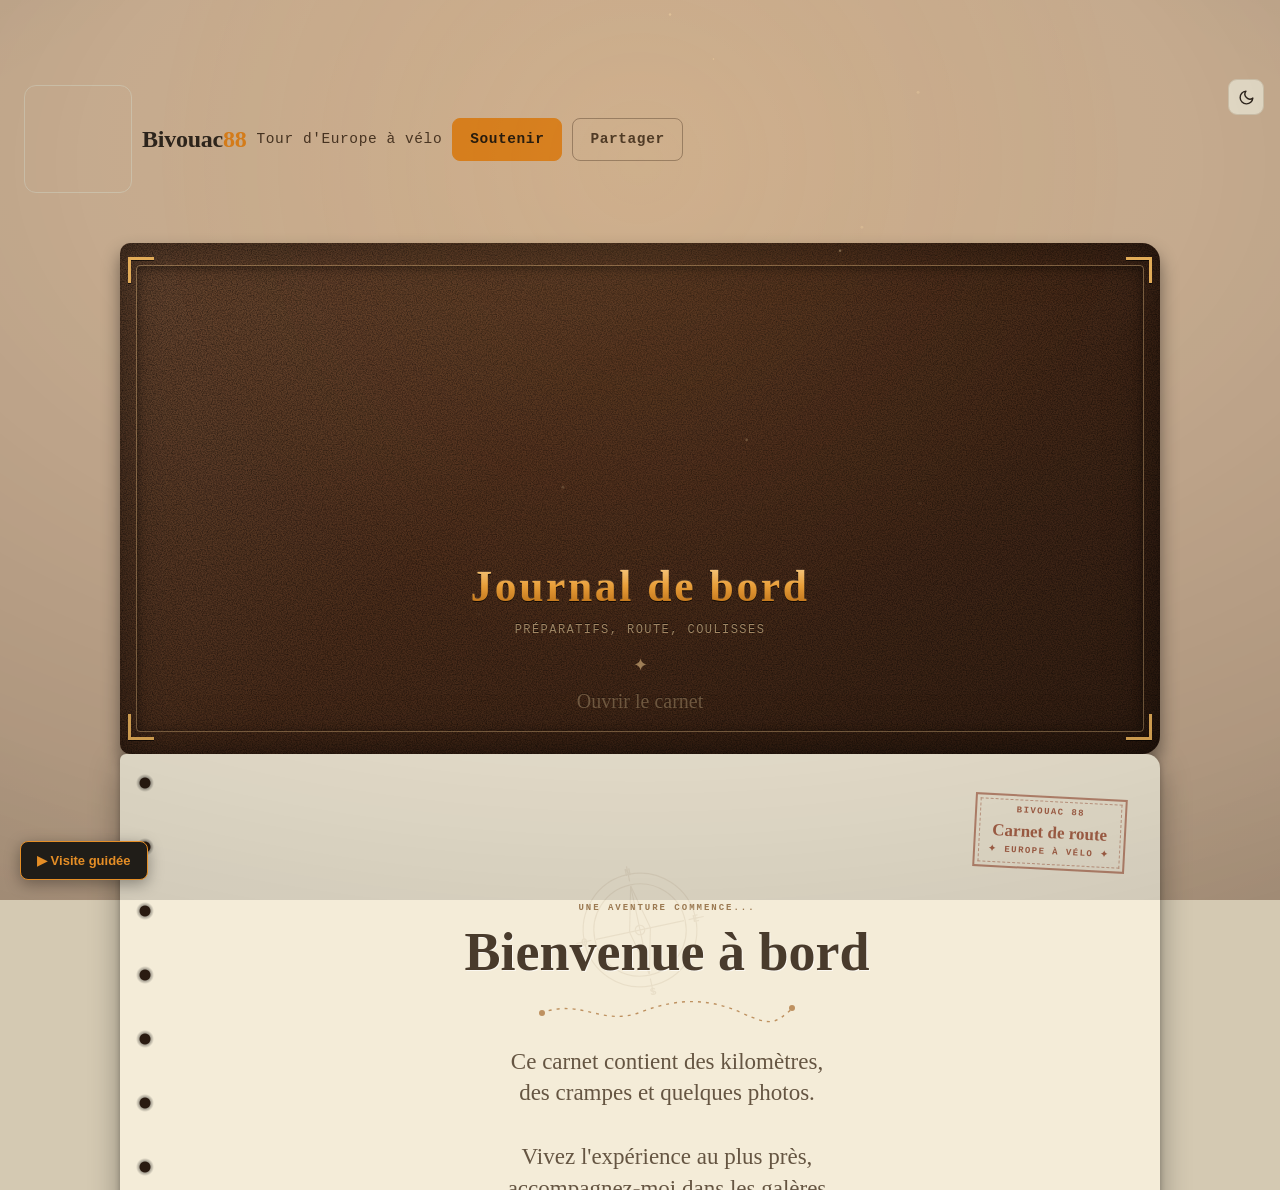
<file: journal.html>
<!DOCTYPE html>
<html lang="fr">
<head>
<meta charset="utf-8">
  <!-- Politique de sécurité (CSP) : seules les ressources de ce site, Google Fonts et les images https sont autorisées -->
  <meta http-equiv="Content-Security-Policy" content="default-src 'self'; script-src 'self' 'unsafe-inline' 'wasm-unsafe-eval' https://cdn.jsdelivr.net; worker-src 'self' blob:; style-src 'self' 'unsafe-inline' https://fonts.googleapis.com; font-src 'self' https://fonts.gstatic.com; img-src 'self' data: https:; connect-src 'self' https://script.google.com https://script.googleusercontent.com https://cdn.jsdelivr.net https://www.gstatic.com https://bivouac88-auth.antonista04.workers.dev blob:; object-src 'none'; base-uri 'self'; form-action 'self'">
  <meta name="viewport" content="width=device-width, initial-scale=1, viewport-fit=cover">
  <title>Journal de bord · Bivouac88</title>
  <link rel="icon" href="images/favicon.ico" sizes="any">
  <link rel="icon" type="image/png" sizes="32x32" href="images/favicon-32x32.png">
  <link rel="icon" type="image/png" sizes="16x16" href="images/favicon-16x16.png">
  <link rel="apple-touch-icon" href="images/apple-touch-icon.png">
  <meta name="theme-color" content="#e58e26">
  <meta name="description" content="Le journal de bord du Tour d'Europe à vélo de Bivouac88 : préparatifs, route et coulisses.">
  <meta property="og:title" content="Journal de bord · Bivouac88">
  <meta property="og:description" content="Préparatifs, route et coulisses du Tour d'Europe à vélo.">
  <meta property="og:type" content="website">
  <meta property="og:url" content="https://bivouac88.github.io/journal.html">
  <meta property="og:image" content="https://bivouac88.github.io/images/og-image.png">
  <meta name="twitter:card" content="summary_large_image">
  <script src="commun.js"></script>
  <link rel="preconnect" href="https://fonts.googleapis.com">
  <link rel="preconnect" href="https://fonts.gstatic.com" crossorigin>
  <link rel="stylesheet" href="style.css">
  <link rel="stylesheet" href="https://fonts.googleapis.com/css2?family=Caveat:wght@500;700&family=Cinzel:wght@600;700&display=swap">
  <style>
/* =====================================================================
   JOURNAL DE BORD · Bivouac88
   1. Variables et bureau en bois
   2. Éléments communs (feuilles, couverture)
   3. Grand écran : le livre (>= 1100px)
   4. Mobile : couverture puis une feuille à la fois (< 1100px)
   ===================================================================== */
/* ---------- 1. Variables et bureau en bois ---------- */
:root {
  --largeur: 1700px;
  --or: #e2ac58;
    --fibre: url("data:image/svg+xml;utf8,<svg xmlns='http://www.w3.org/2000/svg' width='300' height='300'><filter id='p' x='0' y='0' width='100%25' height='100%25'><feTurbulence type='fractalNoise' baseFrequency='0.9 0.6' numOctaves='3' seed='7'/><feColorMatrix values='0 0 0 0 0.35 0 0 0 0 0.26 0 0 0 0 0.15 0 0 0 0.9 -0.3'/></filter><rect width='100%25' height='100%25' filter='url(%23p)' opacity='0.35'/></svg>");
  --grain: url("data:image/svg+xml;utf8,<svg xmlns='http://www.w3.org/2000/svg' width='220' height='220'><filter id='c' x='0' y='0' width='100%25' height='100%25'><feTurbulence type='fractalNoise' baseFrequency='0.8' numOctaves='3' seed='3'/><feColorMatrix values='0 0 0 0 0 0 0 0 0 0 0 0 0 0 0 0 0 0 1.4 -0.45'/></filter><rect width='100%25' height='100%25' filter='url(%23c)' opacity='0.6'/></svg>");
  --garde: url("data:image/svg+xml;utf8,<svg xmlns='http://www.w3.org/2000/svg' width='420' height='420'><filter id='m' x='0' y='0' width='100%25' height='100%25'><feTurbulence type='turbulence' baseFrequency='0.006 0.02' numOctaves='4' seed='11'/><feColorMatrix values='0.9 0 0 0 0.12 0 0.25 0 0 0.02 0 0 0.2 0 0.04 0 0 0 0 1'/></filter><rect width='100%25' height='100%25' filter='url(%23m)'/></svg>");
  --garde:
    repeating-linear-gradient(45deg, transparent 0 20px, rgba(226, 172, 88, 0.16) 20px 21.5px),
    repeating-linear-gradient(-45deg, transparent 0 20px, rgba(226, 172, 88, 0.16) 20px 21.5px),
    radial-gradient(ellipse at 50% 40%, #7a2630, #5a1a22 70%, #43121a);
}
[hidden] { display: none !important; }
.ligne-haut { margin-bottom: 8px; }
body.page-journal { --bois: #3a281b; --vignette: 0.6; }
[data-theme="light"] body.page-journal { --bois: #a98260; --vignette: 0.28; }
body.page-journal::before {
  opacity: 1;
  background-color: var(--bois);
  background-image:
    radial-gradient(ellipse 85% 60% at 50% 16%, rgba(255, 190, 110, 0.14), transparent 70%),
    radial-gradient(ellipse 130% 110% at 50% 45%, transparent 50%, rgba(0, 0, 0, var(--vignette)) 100%),
    url("images/bois.jpg");
  background-size: auto, auto, 640px 640px;
  background-repeat: no-repeat, no-repeat, repeat;
}
/* Voile qui adoucit le bois (monte le 0.3 pour l'assombrir, baisse-le pour l'éclaircir) */
body.page-journal::after {
  content: '';
  position: fixed;
  inset: 0;
  z-index: 0;
  pointer-events: none;
  background: rgba(36, 24, 16, 0.3);
}
[data-theme="light"] body.page-journal::after { background: rgba(235, 227, 210, 0.4); }
body.page-journal .pied {
  color: rgba(245, 230, 205, 0.55);
  text-shadow: 0 1px 2px rgba(0, 0, 0, 0.6);
}
[data-theme="light"] body.page-journal .pied {
  color: rgba(40, 25, 12, 0.75);
  text-shadow: none;
}
[data-theme="light"] body.page-journal .marque small,
[data-theme="light"] body.page-journal .btn-partage {
  color: rgba(40, 25, 12, 0.85);
  border-color: rgba(40, 25, 12, 0.35);
}
/* ---------- 2. Éléments communs ---------- */
.carnet {
  --papier-c: #f4ecd8;
  --encre: #3b2f23;
  --encre-douce: #7a6a55;
  --ligne-c: rgba(120, 100, 70, 0.16);
  --marge-c: rgba(190, 70, 50, 0.38);
  --tampon: #b4561a;
  --manuscrit: 'Caveat', 'Segoe Script', cursive;
  position: relative;
  z-index: 1;
  max-width: 860px;
  margin: 10px auto 56px;
  display: flex;
  flex-direction: column;
  gap: 34px;
}
/* Le cuir (couverture, dos, plateau mobile) */
.couverture,
.livre .couv-av,
.livre .couv-int,
.livre .plat-d,
.carnet.mobile-actif {
  background-color: #4f2f1c;
  background-image:
    var(--grain),
    linear-gradient(135deg, rgba(255, 220, 180, 0.14), transparent 40%, rgba(0, 0, 0, 0.3));
}
/* Une feuille = une entrée (version empilée : mobile ou sans JavaScript) */
.feuille {
  --x-marge: 58px;
  position: relative;
  color: var(--encre);
  background:
  linear-gradient(90deg, transparent var(--x-marge), var(--marge-c) var(--x-marge), var(--marge-c) calc(var(--x-marge) + 2px), transparent calc(var(--x-marge) + 2px)),
  repeating-linear-gradient(180deg, transparent 0, transparent 31px, var(--ligne-c) 31px, var(--ligne-c) 32px),
  var(--fibre),
  var(--papier-c);
  border-radius: 6px 14px 14px 6px;
  padding: 32px 28px 96px calc(var(--x-marge) + 26px);
  box-shadow: 0 12px 30px rgba(0, 0, 0, 0.35), 0 2px 6px rgba(0, 0, 0, 0.25);
}
/* Les trous de la reliure */
.feuille::before {
  content: '';
  position: absolute;
  left: 14px;
  top: 18px;
  bottom: 18px;
  width: 22px;
  background: radial-gradient(circle at 11px 11px, #2a1b11 0 5px, rgba(0, 0, 0, 0.3) 6px, transparent 9px) 0 0 / 22px 64px repeat-y;
  pointer-events: none;
}
.feuille h2 {
  font: 700 clamp(32px, 4.6vw, 42px)/40px var(--manuscrit);
  color: var(--encre);
  margin: 0 0 24px;
}
.feuille p {
  font: 400 17px/32px var(--serif);
  margin: 0 0 32px;
}
.feuille p:last-child { margin-bottom: 0; }
/* Date en tampon rouge, en bas de page */
.feuille .feuille-date {
  position: relative;
  left: auto;
  bottom: auto;
  display: inline-flex;
  flex-direction: column;
  align-items: center;
  gap: 3px;
  padding: 8px 24px 10px;
  font: 700 16px/1 var(--mono);
  letter-spacing: 0.14em;
  text-transform: uppercase;
  white-space: nowrap;
  color: #b3261e;
  border: 2px solid #b3261e;
  outline: 4px solid #b3261e;
  outline-offset: -7px;
  border-radius: 2px;
  transform: rotate(-6deg);
  opacity: 0.78;
  mix-blend-mode: multiply;
  float: right;
  margin: 8px 4px 16px 20px;
  -webkit-mask-image: url("data:image/svg+xml;utf8,<svg xmlns='http://www.w3.org/2000/svg' width='200' height='200'><filter id='n'><feTurbulence type='fractalNoise' baseFrequency='0.75' numOctaves='3' seed='5'/><feColorMatrix values='0 0 0 0 0 0 0 0 0 0 0 0 0 0 0 0 0 0 -7 6'/></filter><rect width='100%25' height='100%25' filter='url(%23n)'/></svg>");
  mask-image: url("data:image/svg+xml;utf8,<svg xmlns='http://www.w3.org/2000/svg' width='200' height='200'><filter id='n'><feTurbulence type='fractalNoise' baseFrequency='0.75' numOctaves='3' seed='5'/><feColorMatrix values='0 0 0 0 0 0 0 0 0 0 0 0 0 0 0 0 0 0 -7 6'/></filter><rect width='100%25' height='100%25' filter='url(%23n)'/></svg>");
}
.feuille .feuille-date::before {
  content: 'BIVOUAC88';
  font: 700 10px/1 var(--mono);
  letter-spacing: 0.3em;
  padding-bottom: 5px;
  border-bottom: 2px solid #b3261e;
}
.feuille .feuille-date::after {
  content: '✦ ✦ ✦';
  font: 400 11px/1 var(--mono);
  letter-spacing: 0.4em;
  padding-top: 5px;
  border-top: 2px solid #b3261e;
}
@media (max-width: 1099px) {
  .feuille .feuille-date { font-size: 22px; padding: 16px 28px 14px; }
}
/* Photo collée au scotch */
.photo {
  position: relative;
  z-index: 1;
  width: min(100%, 340px);
  margin: 36px auto 10px;
  padding: 10px 10px 40px;
  background: #fffdf7;
  box-shadow: 0 6px 16px rgba(0, 0, 0, 0.28);
  transform: rotate(1.6deg);
}
.photo img { display: block; width: 100%; height: auto; }
.photo figcaption {
  position: absolute;
  left: 10px;
  right: 10px;
  bottom: 8px;
  text-align: center;
  font: 500 20px/1 var(--manuscrit);
  color: var(--encre);
}
.photo::before {
  content: '';
  position: absolute;
  top: -12px;
  left: 50%;
  width: 90px;
  height: 24px;
  transform: translateX(-50%) rotate(-3deg);
  background: rgba(235, 210, 140, 0.6);
  box-shadow: 0 1px 3px rgba(0, 0, 0, 0.15);
}
/* Mot-clé en bas d'entrée */
.etiquette {
  display: inline-block;
  margin-top: 24px;
  font: 500 11px var(--mono);
  letter-spacing: 0.1em;
  text-transform: uppercase;
  color: var(--encre-douce);
  border-bottom: 1px dashed var(--encre-douce);
}
/* Page de garde */
.feuille.garde { text-align: center; }
.feuille.garde h2 { margin-bottom: 18px; }
.feuille.garde .mot { font: 500 26px/34px var(--manuscrit); color: var(--encre-douce); text-align: center; margin: 0 auto; }
/* Intercalaire de chapitre (lu par le script, jamais affiché dans le livre) */
.chapitre {
  align-self: flex-start;
  margin: 10px 0 -34px 40px;
  padding: 10px 24px 8px;
  font: 700 28px/1 var(--manuscrit);
  color: #3b2f23;
  background: #d9b977;
  border-radius: 10px 10px 0 0;
  box-shadow: 0 -2px 8px rgba(0, 0, 0, 0.25);
  position: relative;
  z-index: 1;
}
/* La couverture : cuir, cadre doré, emblème */
.couverture {
  position: relative;
  padding: 22px 16px;
  border-radius: 10px 18px 18px 10px;
  box-shadow: inset 0 0 50px rgba(0, 0, 0, 0.5), 0 10px 18px rgba(0, 0, 0, 0.45);
  text-align: center;
}
.couverture-cadre {
  position: relative;
  padding: 22px 26px 20px;
  border: 1px solid rgba(240, 200, 140, 0.38);
  border-radius: 4px;
  box-shadow: inset 0 2px 8px rgba(0, 0, 0, 0.4);
}
.couverture-cadre::before {
  content: '';
  position: absolute;
  inset: -9px;
  pointer-events: none;
  background:
    linear-gradient(var(--or), var(--or)) left top / 26px 3px no-repeat,
    linear-gradient(var(--or), var(--or)) left top / 3px 26px no-repeat,
    linear-gradient(var(--or), var(--or)) right top / 26px 3px no-repeat,
    linear-gradient(var(--or), var(--or)) right top / 3px 26px no-repeat,
    linear-gradient(var(--or), var(--or)) left bottom / 26px 3px no-repeat,
    linear-gradient(var(--or), var(--or)) left bottom / 3px 26px no-repeat,
    linear-gradient(var(--or), var(--or)) right bottom / 26px 3px no-repeat,
    linear-gradient(var(--or), var(--or)) right bottom / 3px 26px no-repeat;
  filter: drop-shadow(0 1px 0 rgba(0, 0, 0, 0.6));
}
.couverture-emblem {
  display: block;
  width: min(78%, 260px);
  height: auto;
  margin: 0 auto 14px;
  color: var(--or);
  filter: drop-shadow(0 1px 0 rgba(0, 0, 0, 0.7));
}
.couverture-titre {
  font: 700 clamp(28px, 3.4vw, 46px)/1.12 'Cinzel', Georgia, serif;
  letter-spacing: 0.06em;
  text-wrap: balance;
  margin: 0;
  background: linear-gradient(180deg, #ffd998 0%, #f0a43c 48%, #b8680f 100%);
  -webkit-background-clip: text;
  background-clip: text;
  -webkit-text-fill-color: transparent;
  color: transparent;
  filter: drop-shadow(0 1px 0 rgba(0, 0, 0, 0.7)) drop-shadow(0 -1px 0 rgba(255, 220, 170, 0.15));
}
.couverture-ornement { display: block; margin: 12px 0 0; font-size: 18px; color: rgba(240, 200, 140, 0.6); }
  .couverture-sous {
  margin: 10px 0 0;
  font: 400 12px/1.6 var(--mono);
  letter-spacing: 0.12em;
  text-transform: uppercase;
  color: rgba(240, 210, 160, 0.62);
  text-shadow: 0 -1px 0 rgba(0, 0, 0, 0.6);
}
.couverture-invite {
  margin: 12px 0 0;
  font: 500 20px/1 var(--manuscrit);
  color: rgba(240, 210, 160, 0.78);
  text-shadow: 0 -1px 0 rgba(0, 0, 0, 0.6);
  animation: invite 2.8s ease-in-out infinite;
}
@keyframes invite { 0%, 100% { opacity: 0.45; } 50% { opacity: 1; } }
/* ---------- 3. Grand écran : le livre ---------- */
@media (min-width: 1100px) {
  .carnet { display: block; max-width: 1300px; margin: 10px auto 70px; padding: 40px 96px 74px; }
  /* Tapis de bureau en cuir sous le livre */
  .carnet.livre-actif {
    border-radius: 18px;
    background-color: #34211a;
    background-image: var(--grain), linear-gradient(135deg, rgba(255, 220, 180, 0.1), transparent 38%, rgba(0, 0, 0, 0.3));
    box-shadow: inset 0 1px 0 rgba(255, 220, 180, 0.12), inset 0 0 60px rgba(0, 0, 0, 0.5), 0 0 0 1px rgba(0, 0, 0, 0.55), 0 10px 18px rgba(0, 0, 0, 0.45), 0 34px 70px rgba(0, 0, 0, 0.55);
  }
  /* Couture */
  .carnet.livre-actif::before {
    content: ''; position: absolute; inset: 14px;
    border: 2px dashed rgba(240, 200, 140, 0.3); border-radius: 10px; pointer-events: none;
  }
  .carnet.livre-actif .couverture,
  .carnet.livre-actif .chapitre { display: none; }

  .livre { position: relative; width: 100%; height: 640px; perspective: 2600px; transform: translateX(-25%); }
  /* Un feuillet : deux faces (recto à droite, verso à gauche) qui tournent autour du dos */
  .livre .leaf { position: absolute; top: 0; left: 50%; width: 50%; height: 100%; transform-origin: left center; transform-style: preserve-3d; }
  .livre .face { position: absolute; inset: 0; backface-visibility: hidden; -webkit-backface-visibility: hidden; }
  .livre .face.verso { transform: rotateY(180deg); }
  /* Lumière sur la page qui se soulève (l'intensité vient du script) */
  .livre .face::after { content: ''; position: absolute; inset: 0; pointer-events: none; opacity: var(--lum, 0); }
  .livre .face.d::after { background: linear-gradient(90deg, rgba(0, 0, 0, 0.4), transparent 78%); border-radius: 6px 14px 14px 6px; }
  .livre .face.g::after { background: linear-gradient(270deg, rgba(0, 0, 0, 0.4), transparent 78%); border-radius: 14px 6px 6px 14px; }
  /* Dos du livre (plat arrière), tranches et signet */
  .livre .plat-d {
    position: absolute; top: -10px; bottom: -10px; left: 50%;
    right: calc(-1 * (var(--t-d, 0px) + 14px));
    z-index: -1; border-radius: 2px 14px 14px 2px;
    box-shadow: 0 18px 36px rgba(0, 0, 0, 0.55), 0 4px 8px rgba(0, 0, 0, 0.5), inset 0 0 0 1px rgba(0, 0, 0, 0.4);
  }
  .livre .plat-d::before {
    content: ''; position: absolute; inset: 10px calc(var(--t-d, 0px) + 14px) 10px 0;
    background-color: #6b1f26; background-image: var(--garde); box-shadow: inset 0 0 18px rgba(0, 0, 0, 0.5);
  }
  .livre .elastique {
    position: absolute; top: 0; bottom: 0; right: 6px; width: 12px; border-radius: 2px;
    background: linear-gradient(90deg, #a35a0f, #e58e26 45%, #f2a54a 55%, #b8680f);
    box-shadow: 0 0 0 1px rgba(0, 0, 0, 0.35), 2px 0 5px rgba(0, 0, 0, 0.4);
  }
  .livre .pile {
    position: absolute; top: 0; bottom: 0; z-index: 2; pointer-events: none;
    background:
      linear-gradient(180deg, rgba(0, 0, 0, 0.2), transparent 7%, transparent 93%, rgba(0, 0, 0, 0.25)),
      repeating-linear-gradient(90deg, rgba(0, 0, 0, 0.09) 0 1px, transparent 1px 5px),
      repeating-linear-gradient(90deg, #efe4c8 0 1px, #cdbf9d 1px 2px, #e6d9ba 2px 3px, #d7caa8 3px 4px, #efe4c8 4px 6px, #c9bb97 6px 7px);
  }
  .livre .pile-d { left: 100%; width: var(--t-d, 0px); border-radius: 0 8px 8px 0; }
  .livre .pile-g { right: 100%; width: var(--t-g, 0px); border-radius: 8px 0 0 8px; }
  .livre .signet {
    position: absolute; left: 68%; bottom: -54px; width: 16px; height: 64px; z-index: -2;
    background: linear-gradient(90deg, #8e2420, #b3352e 50%, #8e2420);
    clip-path: polygon(0 0, 100% 0, 100% 100%, 50% 82%, 0 100%);
  }
  /* Ombres portées sur les pages pendant un tour (intensité pilotée par le script) */
  .livre .ombre { position: absolute; top: 0; bottom: 0; width: 50%; z-index: 900; pointer-events: none; }
  .livre .ombre.d { left: 50%; background: linear-gradient(90deg, rgba(10, 5, 0, 0.55), transparent 62%); opacity: var(--os-d, 0); }
  .livre .ombre.g { left: 0; background: linear-gradient(270deg, rgba(10, 5, 0, 0.55), transparent 62%); opacity: var(--os-g, 0); }
  /* Couverture (face avant) */
  .livre .face.couv-av {
    inset: -10px calc(-1 * (var(--t-d, 0px) + 14px)) -10px 0;
    border-radius: 4px 14px 14px 4px; cursor: pointer;
    box-shadow: 0 22px 44px rgba(0, 0, 0, 0.55), 0 4px 10px rgba(0, 0, 0, 0.5), inset 0 1px 0 rgba(255, 220, 180, 0.14), inset 0 0 60px rgba(0, 0, 0, 0.45), 0 0 0 1px rgba(0, 0, 0, 0.55);
  }
  .livre .couv-av:focus-visible { outline: 3px solid var(--or); outline-offset: 4px; }
  .livre .couv-av::before { content: ''; position: absolute; inset: 12px; border: 2px dashed rgba(240, 200, 140, 0.26); border-radius: 3px 10px 10px 3px; pointer-events: none; }
  .livre .charniere {
    position: absolute; left: 0; top: 0; bottom: 0; width: 30px; pointer-events: none;
    background: linear-gradient(90deg, rgba(0, 0, 0, 0.5), rgba(255, 220, 170, 0.07) 38%, rgba(0, 0, 0, 0.32) 72%, transparent);
  }
  .livre .charniere::after { content: ''; position: absolute; top: 14px; bottom: 14px; left: 34px; border-left: 2px dashed rgba(240, 200, 140, 0.22); }
  .livre .elast-couv {
    position: absolute; top: 0; bottom: 0; right: calc(var(--t-d, 0px) + 44px); width: 14px; border-radius: 2px; pointer-events: none;
    background: linear-gradient(90deg, #a35a0f, #e58e26 45%, #f2a54a 55%, #b8680f);
    box-shadow: 0 0 0 1px rgba(0, 0, 0, 0.35), 3px 0 6px rgba(0, 0, 0, 0.4), -3px 0 6px rgba(0, 0, 0, 0.25);
  }
  .livre .couv-pos { position: absolute; top: 46px; bottom: 46px; left: 60px; right: calc(var(--t-d, 0px) + 76px); }
.livre .couv-pos .couverture-cadre { height: 100%; box-sizing: border-box; display: flex; flex-direction: column; align-items: center; justify-content: center; text-align: center; }
  /* Couverture (face intérieure) : papier de garde marbré */
  .livre .face.couv-int {
    inset: -10px calc(-1 * (var(--t-g, 0px) + 14px)) -10px 0;
    border-radius: 14px 4px 4px 14px;
    box-shadow: 0 18px 36px rgba(0, 0, 0, 0.5), 0 0 0 1px rgba(0, 0, 0, 0.55);
  }
  .livre .endpaper {
    position: absolute; inset: 10px 0 10px calc(var(--t-g, 0px) + 14px);
    background-color: #6b1f26; background-image: var(--garde);
    box-shadow: inset 0 0 18px rgba(0, 0, 0, 0.5);
    display: flex; align-items: center; justify-content: center;
  }
  .livre .endpaper::after { content: ''; position: absolute; inset: 0; background: linear-gradient(270deg, rgba(0, 0, 0, 0.4), transparent 60px); pointer-events: none; }
  .livre .ex-libris {
    position: relative; z-index: 1; text-align: center; transform: rotate(-1.2deg);
    background: #f2e8cf; color: #3b2f23; padding: 20px 30px;
    outline: 3px double rgba(60, 40, 20, 0.35); outline-offset: -9px;
    border: 1px solid rgba(60, 40, 20, 0.5); box-shadow: 0 2px 8px rgba(0, 0, 0, 0.45);
  }
  .livre .ex-libris span { display: block; font: 500 11px/1.4 var(--mono); letter-spacing: 0.14em; text-transform: uppercase; color: #7a6a55; }
  .livre .ex-libris strong { display: block; margin-top: 6px; font: 700 34px/1 var(--manuscrit); }
  /* Les pages */
  .livre .face > .feuille {
    --x-marge: 54px;
    height: 100%; margin: 0; padding: 0; box-sizing: border-box; overflow: hidden;
    transform: none; transition: none;
    border-radius: 6px 14px 14px 6px;
    box-shadow: 0 14px 24px -10px rgba(0, 0, 0, 0.5);
        background:
      linear-gradient(90deg, transparent var(--x-marge), var(--marge-c) var(--x-marge), var(--marge-c) calc(var(--x-marge) + 2px), transparent calc(var(--x-marge) + 2px)),
      var(--fibre),
      var(--papier-c);
  }
  .livre .face.g > .feuille { border-radius: 14px 6px 6px 14px; }
  .livre .face > .feuille::after { content: ''; position: absolute; inset: 0; z-index: 1; pointer-events: none; border-radius: inherit; }
  .livre .face.d > .feuille::after { background: linear-gradient(90deg, rgba(0, 0, 0, 0.2), transparent 46px); }
  .livre .face.g > .feuille::after { background: linear-gradient(270deg, rgba(0, 0, 0, 0.2), transparent 46px); }
  .livre .face.g > .feuille::before { left: auto; right: 14px; }
  /* Le contenu défile dans la page ; les lignes du papier défilent avec le texte */
  .livre .feuille-int {
    position: absolute; inset: 0; overflow-y: auto; overflow-x: hidden;
    overscroll-behavior: contain;
    padding: 32px 30px 120px calc(var(--x-marge) + 24px);
    background-image: repeating-linear-gradient(180deg, transparent 0, transparent 31px, var(--ligne-c) 31px, var(--ligne-c) 32px);
    background-attachment: local;
    scrollbar-width: thin; scrollbar-color: rgba(120, 100, 70, 0.4) transparent;
  }
  .livre .feuille-int::-webkit-scrollbar { width: 6px; }
  .livre .feuille-int::-webkit-scrollbar-thumb { background: rgba(120, 100, 70, 0.4); border-radius: 3px; }
  .livre .face.g .feuille-int { padding-right: 64px; }
  .livre .feuille.garde .feuille-int { background-image: none; display: flex; flex-direction: column; justify-content: center; }
  /* Fondu en bas : il disparaît quand on est arrivé au bout */
  .livre .fondu {
    position: absolute; left: 0; right: 0; bottom: 0; height: 150px; pointer-events: none; transition: opacity 0.25s;
    background: linear-gradient(to bottom, rgba(244, 236, 216, 0), var(--papier-c) 88%);
  }
  .livre .feuille.fin .fondu { opacity: 0; }
.livre .face.d .feuille-date { transform: rotate(-6deg); }
.livre .face.g .feuille-date { left: auto; right: 78px; transform: rotate(5deg); }
  /* Onglets de chapitre : collés au feuillet, ils changent de côté avec lui */
  .livre .onglet {
    position: absolute; z-index: 1; cursor: pointer; transform-style: preserve-3d; transition: opacity 0.3s;
    right: calc(-1 * (var(--tt, 14px) + 30px)); width: calc(var(--tt, 14px) + 30px);
  }
  .livre .onglet:focus-visible { outline: 3px solid var(--or); outline-offset: 2px; }
  .livre.ferme .onglet { opacity: 0; pointer-events: none; }
  .livre .o-av, .livre .o-ar {
    position: absolute; inset: 0; backface-visibility: hidden; -webkit-backface-visibility: hidden;
    background: linear-gradient(180deg, #e3c585, #d1ad68); box-shadow: 0 2px 6px rgba(0, 0, 0, 0.35), inset 0 0 0 1px rgba(60, 40, 20, 0.25);
    transition: background 0.25s;
  }
  .livre .o-av { border-radius: 0 10px 10px 0; }
  .livre .o-ar { transform: rotateY(180deg); border-radius: 10px 0 0 10px; }
  .livre .onglet:hover .o-av, .livre .onglet:hover .o-ar { background: linear-gradient(180deg, #edd197, #dcb875); }
  .livre .onglet.actif .o-av, .livre .onglet.actif .o-ar { background: linear-gradient(180deg, #f6dea4, #e8c985); }
  .livre .onglet .lib {
    position: absolute; top: 0; bottom: 0; width: 30px; display: flex; align-items: center; justify-content: center;
    writing-mode: vertical-rl; font: 700 21px/1 var(--manuscrit); color: #3b2f23; white-space: nowrap;
  }
  .livre .o-av .lib { right: 0; }
  .livre .o-ar .lib { left: 0; }
  /* Coins de page : zones cliquables invisibles (le pli est dessiné sur la page) */
  .livre .coin {
    position: absolute; bottom: 0; width: 90px; height: 90px; padding: 0; border: 0; background: none;
    cursor: grab; z-index: 2000; touch-action: none;
  }
  .livre .coin:active { cursor: grabbing; }
  .livre .coin:focus-visible { outline: 3px solid var(--or); outline-offset: -3px; }
  .livre .coin.d { right: 0; }
  .livre .coin.g { left: 0; }
  /* Pli de coin : fait partie de la page, il tourne avec elle */
  .livre .pli {
    position: absolute; bottom: 0; z-index: 3; pointer-events: none;
    width: var(--c, 36px); height: var(--c, 36px); transition: width 0.25s, height 0.25s;
  }
  .livre .face.d .pli { right: 0; }
  .livre .face.g .pli { left: 0; transform: scaleX(-1); }
  .livre .pli::before, .livre .pli::after { content: ''; position: absolute; inset: 0; }
  .livre .pli::before { clip-path: polygon(100% 0, 100% 100%, 0 100%); background: linear-gradient(315deg, #cfc2a0, #e0d4b5); }
  .livre .pli::after { clip-path: polygon(0 0, 100% 0, 0 100%); background: linear-gradient(135deg, #fffaf0 0%, #eadfc2 55%, #a99c7c 100%); }
  .livre:has(.coin.d:hover) .face.d .pli,
  .livre:has(.coin.g:hover) .face.g .pli { --c: 54px; }
  .livre:has(.coin.d.appel) .face.d .pli { animation: coinAppel 1.4s ease-in-out 2; }
  @keyframes coinAppel { 0%, 100% { width: 36px; height: 36px; } 50% { width: 52px; height: 52px; } }
  @media (min-width: 1100px) and (prefers-reduced-motion: reduce) {
  .livre .pli { animation: none !important; }
  .couverture-invite { animation: none; opacity: 0.8; }
}
}
/* ---------- 4. Mobile : couverture, puis une feuille à la fois ---------- */
@media (max-width: 1099px) {
  .carnet .feuille:nth-of-type(odd) { transform: rotate(-0.25deg); }
  .carnet .feuille:nth-of-type(even) { transform: rotate(0.25deg); }
  .feuille { --x-marge: 40px; padding: 28px 16px 96px calc(var(--x-marge) + 18px); }
  .feuille::before { left: 6px; }
  .chapitre { margin-left: 16px; font-size: 24px; }
  .couverture-titre { font-size: clamp(24px, 7vw, 32px); }
  .couverture-sous { font-size: 10.5px; letter-spacing: 0.1em; }
  /* Livre fermé */
  .carnet.mobile-ferme .chapitre,
  .carnet.mobile-ferme .feuille,
  .carnet.mobile-ferme .nav-pages { display: none; }
  .carnet.mobile-ferme .couverture {
    width: min(100%, 340px); min-height: 440px; margin: 18px auto 0; box-sizing: border-box;
    display: flex; align-items: center; justify-content: center; cursor: pointer;
    box-shadow: inset 0 0 50px rgba(0, 0, 0, 0.5), 0 22px 44px rgba(0, 0, 0, 0.55), 0 4px 10px rgba(0, 0, 0, 0.5);
  }
  .carnet.mobile-ferme .couverture::after {
    content: ''; position: absolute; top: -8px; bottom: -8px; right: 30px; width: 12px; border-radius: 2px; pointer-events: none;
    background: linear-gradient(90deg, #a35a0f, #e58e26 45%, #f2a54a 55%, #b8680f);
    box-shadow: 0 0 0 1px rgba(0, 0, 0, 0.35), 3px 0 6px rgba(0, 0, 0, 0.4);
  }
  .carnet.mobile-ferme .couverture:focus-visible { outline: 3px solid var(--or); outline-offset: 4px; }
  .couverture.part { animation: couvPart 0.45s ease-in forwards; transform-origin: left center; }
  @keyframes couvPart { to { transform: perspective(900px) rotateY(-95deg); opacity: 0; } }

  /* Livre ouvert : un plateau de cuir, une feuille à la fois */
  .carnet.mobile-actif { padding: 14px 17px 30px; border-radius: 10px 18px 18px 10px; gap: 22px; box-shadow: inset 0 0 50px rgba(0, 0, 0, 0.5), 0 10px 18px rgba(0, 0, 0, 0.45), 0 30px 60px rgba(0, 0, 0, 0.5); }
  .carnet.mobile-actif::before { content: ''; position: absolute; inset: 7px; border: 2px dashed rgba(240, 200, 140, 0.3); border-radius: 6px 14px 14px 6px; pointer-events: none; }
  .carnet.mobile-actif .couverture,
  .carnet.mobile-actif .chapitre,
  .carnet.mobile-actif .feuille { display: none; }
  .carnet.mobile-actif .feuille.courante {
    display: block; transform: none;
    box-shadow: 0 5px 0 -1px #e8dcc0, 0 10px 0 -2px #cfc3a4, 0 15px 0 -3px #e8dcc0, 0 22px 30px -6px rgba(0, 0, 0, 0.4);
  }
  .onglets-mobile {
    position: sticky; top: calc(var(--hauteur-menu, 0px) + env(safe-area-inset-top)); z-index: 50;
    display: flex; gap: 8px; padding: 8px 4px; overflow-x: auto;
    background: color-mix(in srgb, var(--fond) 85%, transparent);
    -webkit-backdrop-filter: blur(10px); backdrop-filter: blur(10px);
  }
  .onglets-mobile button {
    flex: 0 0 auto; font: 700 20px/1 'Caveat', cursive; color: #3b2f23; background: #d9b977;
    border: 0; border-radius: 10px; padding: 8px 16px; cursor: pointer;
  }
  .onglets-mobile button.actif { background: #f0d391; }
  .nav-pages { display: flex; align-items: center; justify-content: center; gap: 18px; }
  .nav-pages button {
    width: 48px; height: 44px; font: 700 26px/1 'Caveat', cursive; color: #3b2f23; background: #d9b977;
    border: 0; border-radius: 10px; cursor: pointer;
  }
  .nav-pages button:disabled { opacity: 0.35; cursor: default; }
  .nav-pages .compteur { font: 500 13px var(--mono); letter-spacing: 0.1em; color: rgba(240, 210, 160, 0.8); }
}
@keyframes apparait { from { opacity: 0; translate: 0 10px; } to { opacity: 1; translate: 0 0; } }
@media (max-width: 1099px) and (prefers-reduced-motion: no-preference) {
  .carnet.mobile-actif .feuille.courante { animation: apparait 0.35s ease-out; }
}
@media (max-width: 1099px) and (prefers-reduced-motion: reduce) {
  .couverture-invite { animation: none; opacity: 0.8; }
  .couverture.part { animation: none; opacity: 0; }
}
    @media (max-width: 1099px) {
  .feuille .feuille-date {
    mix-blend-mode: normal;
    -webkit-mask-image: none;
    mask-image: none;
  }
}
/* ---------- Instagram uniquement ---------- */
html.insta {
  -webkit-text-size-adjust: 100%;
  text-size-adjust: 100%;
}
@media (max-width: 1099px) {
  html.insta .feuille {
    --x-marge: 28px;
    padding: 24px 16px 16px calc(var(--x-marge) + 14px);
  }
  html.insta .feuille::before {
    left: 4px;
    width: 16px;
    background: radial-gradient(circle at 8px 8px, #2a1b11 0 4px, rgba(0,0,0,.3) 5px, transparent 7px) 0 0 / 16px 64px repeat-y;
  }
  html.insta .feuille h2 {
    font-size: 28px;
    line-height: 40px;
    white-space: nowrap;
    margin-bottom: 20px;
  }
html.insta .feuille .feuille-date {
    float: right;
    display: flex;
    width: max-content;
    margin: 0 0 4px 10px;
    padding: 7px 14px;
    font-size: 15px;
  }
  html.insta .feuille p {
font-size: 14px;
  }
  html.insta .feuille.garde .mot {
    font-size: 22px;
    line-height: 32px;
  }
}
html.insta .marque--insta .logo img {
  width: 76px;
  height: 76px;
}
html.insta .marque--insta .logo span {
  font-size: 20px;
}
    /* Footer : une ligne pour les trois liens dans Instagram */
html.insta .pied {
  white-space: nowrap;
  font-size: 12px;
}
html.insta .pied img {
  height: 16px;
}
    /* Hors Instagram : supprimer l'espace réservé à l'ancien tampon */
html:not(.insta) .feuille[data-chap="Préparatifs"] {
  padding-bottom: 24px;
}
html:not(.insta) .livre .feuille[data-chap="Préparatifs"] .feuille-int {
  padding-bottom: 24px;
}
/* =========================================================
   PAGE DE GARDE — Carnet de route
   Ciblage exclusif : .feuille.garde
   ========================================================= */
.feuille.garde {
  position: relative;
  isolation: isolate;
  overflow: hidden;
  min-height: 680px;
  box-sizing: border-box;
  padding: 42px 30px 205px calc(var(--x-marge) + 26px);
  display: flex;
  flex-direction: column;
  align-items: center;
  text-align: center;
  background-color: #f4ecd8;
  background-image:
    radial-gradient(ellipse at 50% 35%, rgba(255,255,255,.48), transparent 72%),
    var(--fibre),
    #f4ecd8;
}
/* Tampon façon passeport */
.feuille.garde .garde-tampon {
  align-self: flex-end;
  display: flex;
  flex-direction: column;
  align-items: center;
  gap: 4px;
  padding: 9px 13px;
  margin: 0 5px 32px 0;
  color: #a34c32;
  border: 2px solid rgba(163,76,50,.72);
  outline: 1px dashed rgba(163,76,50,.55);
  outline-offset: -6px;
  transform: rotate(3deg);
  opacity: .82;
  mix-blend-mode: multiply;
}
.feuille.garde .garde-tampon span {
  font: 700 9px/1.3 var(--mono);
  letter-spacing: .16em;
}
.feuille.garde .garde-tampon strong {
  font: 700 17px/1.2 var(--manuscrit);
}
/* Boussole en filigrane */
.feuille.garde .garde-boussole {
  position: absolute;
  width: 142px;
  height: 142px;
  top: 105px;
  left: 50%;
  transform: translateX(-50%) rotate(-12deg);
  fill: none;
  stroke: #9b805c;
  stroke-width: 1;
  opacity: .12;
  pointer-events: none;
}
.feuille.garde .garde-boussole text {
  fill: #9b805c;
  stroke: none;
  font: 700 9px var(--mono);
  text-anchor: middle;
}
/* Titre et décoration */
.feuille.garde .garde-surtitre {
  margin: 0 0 8px;
  color: #9b7951;
  font: 700 9px/1.5 var(--mono);
  letter-spacing: .22em;
}
.feuille.garde h2 {
  position: relative;
  z-index: 1;
  margin: 0;
  color: #493b2c;
  font: 700 clamp(39px, 6vw, 54px)/1.1 var(--manuscrit);
  text-shadow: 1px 1px 0 rgba(255,255,255,.65);
}
.feuille.garde .garde-itineraire {
  width: min(65%, 260px);
  height: 34px;
  margin: 13px 0 16px;
  color: #b17b43;
  opacity: .8;
}
/* Texte de bienvenue */
.feuille.garde .mot {
  position: relative;
  z-index: 1;
  max-width: 430px;
  margin: 0 auto;
  color: #655542;
  font: 500 23px/1.38 var(--manuscrit);
  text-align: center;
}
/* Petite note de destination */
.feuille.garde .garde-destination {
  position: relative;
  z-index: 2;
  display: flex;
  flex-direction: column;
  gap: 4px;
  margin-top: 22px;
  padding: 9px 17px 10px;
  background: rgba(226, 207, 165, .48);
  border: 1px solid rgba(145, 116, 75, .3);
  box-shadow: 1px 3px 7px rgba(65, 45, 25, .1);
  transform: rotate(-1.5deg);
}
.feuille.garde .garde-destination span {
  color: #94764e;
  font: 700 8px var(--mono);
  letter-spacing: .18em;
}
.feuille.garde .garde-destination strong {
  color: #66513a;
  font: 500 20px/1.2 var(--manuscrit);
}
/* Panorama de montagnes en bas de page */
.feuille.garde .garde-montagnes {
  position: absolute;
  z-index: 0;
  left: 0;
  bottom: 55px;
  width: 100%;
  height: 155px;
  pointer-events: none;
}
.feuille.garde .montagne-lointaine {
  fill: #b7a88c;
  opacity: .28;
}
.feuille.garde .montagne-proche {
  fill: #8d8069;
  opacity: .32;
}
.feuille.garde .montagne-neige {
  fill: #f4ecd8;
  opacity: .9;
}
.feuille.garde .montagne-ligne {
  fill: none;
  stroke: #77664e;
  stroke-width: 1.2;
  opacity: .55;
}
/* Signature et coordonnées */
.feuille.garde .garde-signature {
  position: absolute;
  z-index: 2;
  bottom: 22px;
  left: calc(var(--x-marge) + 26px);
  right: 28px;
  display: flex;
  flex-direction: column;
  align-items: center;
  gap: 3px;
  color: #77664e;
}
.feuille.garde .garde-signature span {
  font: 700 8px/1.4 var(--mono);
  letter-spacing: .16em;
  opacity: .8;
}
.feuille.garde .garde-signature strong {
  font: 500 20px/1.1 var(--manuscrit);
}
/* Adaptation mobile de la seule page de garde */
@media (max-width: 1099px) {
  .feuille.garde {
    min-height: 650px;
    padding-top: 30px;
    padding-bottom: 190px;
  }
  .feuille.garde .garde-tampon {
    margin-bottom: 28px;
  }
  .feuille.garde .garde-boussole {
    top: 95px;
    width: 125px;
    height: 125px;
  }
  .feuille.garde .mot {
    font-size: 22px;
    line-height: 1.35;
  }
  .feuille.garde .garde-montagnes {
    bottom: 55px;
    height: 135px;
  }
}
@media (max-width: 420px) {
  .feuille.garde {
    min-height: 630px;
    padding-right: 17px;
    padding-left: calc(var(--x-marge) + 17px);
  }
  .feuille.garde .garde-tampon {
    margin-right: 0;
    padding: 7px 10px;
  }
  .feuille.garde .garde-tampon strong {
    font-size: 15px;
  }
  .feuille.garde h2 {
    font-size: 39px;
  }
  .feuille.garde .mot {
    font-size: 20px;
  }
  .feuille.garde .garde-destination {
    margin-top: 17px;
  }
  .feuille.garde .garde-signature {
    left: calc(var(--x-marge) + 17px);
    right: 17px;
  }
}

/* =========================================================
   PAGE DE GARDE — équilibre de la composition PC
   Respect strict du format des pages du livre : 640 px
   ========================================================= */

@media (min-width: 1100px) {

  /* La page de garde reprend exactement le gabarit des autres */
  .livre .face > .feuille.garde {
    width: 100%;
    height: 100%;
    min-height: 0;
    box-sizing: border-box;
  }

  /* On maîtrise l'espace intérieur plutôt que de laisser
     le contenu agrandir artificiellement la feuille */
  .livre .feuille.garde .feuille-int {
    justify-content: flex-start;
    overflow: hidden;
    padding: 22px 24px 145px calc(var(--x-marge) + 24px);
  }

  /* Tampon replacé nettement à l'intérieur du bord supérieur */
  .livre .feuille.garde .garde-tampon {
    margin: 0 5px 13px 0;
    padding: 7px 12px;
  }

  .livre .feuille.garde .garde-tampon strong {
    font-size: 15px;
  }

  /* Boussole discrète derrière le titre */
  .livre .feuille.garde .garde-boussole {
    top: 76px;
    width: 120px;
    height: 120px;
  }

  .livre .feuille.garde .garde-surtitre {
    margin-bottom: 4px;
    font-size: 8px;
  }

  .livre .feuille.garde h2 {
    font-size: 43px;
    line-height: 1.05;
  }

  .livre .feuille.garde .garde-itineraire {
    height: 25px;
    margin: 7px 0 9px;
  }

  /* Texte un peu plus resserré pour rester dans le format */
  .livre .feuille.garde .mot {
    font-size: 21px;
    line-height: 1.22;
  }

  .livre .feuille.garde .garde-destination {
    margin-top: 12px;
    padding: 7px 14px;
  }

  .livre .feuille.garde .garde-destination strong {
    font-size: 18px;
  }

  /* Le panorama reste dans la partie basse, sans gêner le texte */
  .livre .feuille.garde .garde-montagnes {
    bottom: 49px;
    height: 125px;
  }

  .livre .feuille.garde .garde-signature {
    bottom: 13px;
  }
}

</style>
<link rel="stylesheet" href="journal/journal-3d.css">
<link rel="stylesheet" href="journal/journal-mobile.css">
<script src="journal/journal-3d.js" defer></script>
<script src="journal/journal-mobile.js" defer></script>
</head>
<body class="page-journal" data-page="journal">
  <main>
  <div class="ligne-haut">
    <div id="entete-site"></div>
  </div>
  <div id="erreur"></div>

  <!-- ============================================================
       LE CARNET
       Pour ajouter une entrée : copie un bloc <article class="feuille">
       et colle-le à la suite, dans l'ordre voulu (la plus ancienne en haut).
       Pour un nouveau chapitre : ajoute <div class="chapitre">Nom</div>
       juste avant sa première entrée.
       ============================================================ -->
  <section class="carnet">

    <!-- Couverture (titre, image et texte à personnaliser plus tard) -->
    <header class="couverture">
      <div class="couverture-cadre">
        <img class="couverture-emblem" src="images/logo-velo-boussole-512.png" alt="" width="512" height="512" decoding="async">
        <h1 class="couverture-titre">Journal de bord</h1>
        <p class="couverture-sous">Préparatifs, route, coulisses</p>
<span class="couverture-ornement" aria-hidden="true">✦</span>
<p class="couverture-invite">Ouvrir le carnet</p>
      </div>
    </header>

    <!-- Page de garde -->
<article class="feuille garde">
  <div class="garde-tampon">
    <span>BIVOUAC 88</span>
    <strong>Carnet de route</strong>
    <span>✦ EUROPE À VÉLO ✦</span>
  </div>
  <svg class="garde-boussole" viewBox="0 0 120 120" aria-hidden="true">
    <circle cx="60" cy="60" r="48"/>
    <circle cx="60" cy="60" r="39"/>
    <path d="M60 5V18 M60 102V115 M5 60H18 M102 60H115"/>
    <path d="M60 22L69 60L60 98L51 60Z"/>
    <path d="M60 22L60 98 M22 60H98"/>
    <circle cx="60" cy="60" r="4"/>
    <text x="60" y="13">N</text>
    <text x="108" y="63">E</text>
    <text x="60" y="116">S</text>
    <text x="12" y="63">O</text>
  </svg>
  <p class="garde-surtitre">UNE AVENTURE COMMENCE...</p>
  <h2>Bienvenue à bord</h2>
  <svg class="garde-itineraire" viewBox="0 0 260 34" aria-hidden="true">
    <path d="M4 17 C45 2, 65 31, 104 16 S174 3, 205 17 S238 27, 256 12"
          fill="none" stroke="currentColor" stroke-width="1.4"
          stroke-dasharray="3 5"/>
    <circle cx="5" cy="17" r="3" fill="currentColor"/>
    <circle cx="255" cy="12" r="3" fill="currentColor"/>
  </svg>
  <p class="mot">
    Ce carnet contient des kilomètres,<br>
    des crampes et quelques photos.<br><br>
    Vivez l'expérience au plus près,<br>
    accompagnez-moi dans les galères<br>
    et la bonne humeur !<br><br>
    Bonne lecture.
  </p>
  <div class="garde-destination">
    <span>PROCHAINE ÉTAPE</span>
    <strong>Destination : l'inconnu</strong>
  </div>
  <svg class="garde-montagnes" viewBox="0 0 700 190"
       preserveAspectRatio="xMidYMax meet" aria-hidden="true">
    <path class="montagne-lointaine"
      d="M0 150 L95 72 L145 112 L235 24 L330 125 L395 70 L470 130 L550 48 L700 155 V190 H0Z"/>
    <path class="montagne-proche"
      d="M0 165 L115 105 L180 145 L285 65 L370 145 L465 90 L565 150 L630 112 L700 160 V190 H0Z"/>
    <path class="montagne-neige"
      d="M205 55 L235 24 L266 60 L245 51 L235 42 L225 55Z"/>
    <path class="montagne-neige"
      d="M525 73 L550 48 L579 77 L558 68 L550 60 L540 72Z"/>
    <path class="montagne-ligne"
      d="M0 165 Q160 145 285 65 Q390 155 465 90 Q560 145 700 160"/>
  </svg>
  <div class="garde-signature">
    <span>NOTES DE VOYAGE</span>
    <strong>Bivouac88</strong>
    <span>50°27' N · 4°52' E</span>
  </div>
</article>


  </section>
  </main>
  <script>
function demarrerCarnet() {
  'use strict';

  /* Textes de l'intérieur de couverture (papier de garde) */
  var TEXTES = { exlibris: 'Ce journal appartient à', proprio: 'Bivouac88' };

  var carnet = document.querySelector('.carnet');
  if (!carnet) return;
  var mq = window.matchMedia('(min-width: 1100px)');
  mq.addEventListener('change', function () { location.reload(); });
  var reduit = window.matchMedia('(prefers-reduced-motion: reduce)').matches;

  /* Lecture du contenu : chaque feuille retient son chapitre */
  var feuilles = [], chap = '';
  Array.prototype.slice.call(carnet.children).forEach(function (el) {
    if (el.classList.contains('chapitre')) chap = el.textContent.trim();
    else if (el.classList.contains('feuille')) {
      el.setAttribute('data-chap', el.classList.contains('garde') ? '' : chap);
      feuilles.push(el);
    }
  });
  var couv = carnet.querySelector('.couverture');
  if (!feuilles.length || !couv) return;

  function div(cls) { var d = document.createElement('div'); d.className = cls; return d; }
  function clamp(v, a, b) { return Math.max(a, Math.min(b, v)); }
  function ease(u) { return u < 0.5 ? 4 * u * u * u : 1 - Math.pow(-2 * u + 2, 3) / 2; }
  function activer(el, fn) {
    el.addEventListener('keydown', function (e) {
      if (e.key === 'Enter' || e.key === ' ') { e.preventDefault(); fn(); }
    });
  }
  if (mq.matches) bureau();
  /* =================================================================
     GRAND ÉCRAN : le livre
     ================================================================= */
  function bureau() {
    var n = feuilles.length;
    var L = 1 + Math.ceil(n / 2);            /* nombre de feuillets, couverture comprise */
    var maxQ = (n % 2) ? L - 1 : L;          /* dernier état atteignable */
    var DUR = reduit ? 350 : 1250;           /* durée d'un tour de page (ms) */
    var ang = [], tilt = [], jeton = [], cache = [], aOnglet = [];
    for (var i = 0; i < L; i++) { ang.push(0); tilt.push(null); jeton.push(0); cache.push(''); aOnglet.push(false); }
    var actifs = 0, verrou = false, drag = null;
    var appelT = null, aTourne = false;

    /* Chaque feuille : zone qui défile + fondu du bas */
    function preparer(f) {
      var date = f.querySelector(':scope > .feuille-date');
      var int = div('feuille-int'), corps = div('feuille-corps');
      Array.prototype.slice.call(f.childNodes).forEach(function (nd) { if (nd !== date) corps.appendChild(nd); });
      int.appendChild(corps);
      f.appendChild(int);
      f.appendChild(div('fondu'));
      if (date) f.appendChild(date);
      function maj() {
        var s = int.scrollHeight - int.clientHeight;
        f.classList.toggle('fin', s < 8 || int.scrollTop >= s - 8);
      }
      int.addEventListener('scroll', maj, { passive: true });
      if (window.ResizeObserver) new ResizeObserver(maj).observe(corps);
      f._maj = maj;
      maj();
    }
    feuilles.forEach(preparer);
    feuilles.forEach(function (f, j) { if (!(j === n - 1 && n % 2)) f.appendChild(div('pli')); });
    if (document.fonts && document.fonts.ready) {
      document.fonts.ready.then(function () { feuilles.forEach(function (f) { if (f._maj) f._maj(); }); });
    }

    /* Construction du livre */
    var livre = div('livre ferme');
    livre.innerHTML = '<div class="plat-d"><div class="elastique"></div></div>' +
      '<div class="pile pile-g"></div><div class="pile pile-d"></div>' +
      '<div class="ombre g"></div><div class="ombre d"></div><div class="signet"></div>';

    var cadre = couv.querySelector('.couverture-cadre');
    var cf = div('face d couv-av');
    cf.setAttribute('role', 'button');
    cf.tabIndex = 0;
    cf.setAttribute('aria-label', 'Ouvrir le journal');
    cf.innerHTML = '<div class="charniere"></div><div class="elast-couv"></div><div class="couv-pos"></div>';
    cf.querySelector('.couv-pos').appendChild(cadre);
    var cb = div('face g verso couv-int');
    cb.innerHTML = '<div class="endpaper"><div class="ex-libris"><span></span><strong></strong></div></div>';
    cb.querySelector('span').textContent = TEXTES.exlibris;
    cb.querySelector('strong').textContent = TEXTES.proprio;

    function vide() { return div('feuille vide'); }
    function face(cls, contenu) { var f = div('face ' + cls); f.appendChild(contenu); return f; }

    var leaves = [];
    for (var k = 0; k < L; k++) {
      var lf = div('leaf');
      if (k === 0) { lf.appendChild(cf); lf.appendChild(cb); }
      else {
        lf.appendChild(face('d', feuilles[2 * k - 2] || vide()));
        lf.appendChild(face('g verso', feuilles[2 * k - 1] || vide()));
      }
      livre.appendChild(lf);
      leaves.push(lf);
    }

    /* Onglets de chapitre, collés au feuillet de la première entrée du chapitre */
    var chaps = [];
    feuilles.forEach(function (f, j) {
      var nom = f.getAttribute('data-chap');
      if (nom && !chaps.some(function (c) { return c.nom === nom; })) chaps.push({ nom: nom, j: j });
    });
    var hOng = Math.max(70, Math.min(160, Math.floor(560 / Math.max(1, chaps.length)) - 10));
    chaps.forEach(function (c, idx) {
      var kf = Math.floor(c.j / 2) + 1;
      c.q = Math.min(maxQ, kf + (c.j % 2));
      var o = div('onglet');
      o.setAttribute('role', 'button');
      o.tabIndex = 0;
      o.setAttribute('aria-label', 'Aller au chapitre : ' + c.nom);
      o.style.top = (46 + idx * (hOng + 10)) + 'px';
      o.style.height = hOng + 'px';
      o.innerHTML = '<div class="o-av"><span class="lib"></span></div><div class="o-ar"><span class="lib"></span></div>';
      Array.prototype.forEach.call(o.querySelectorAll('.lib'), function (s) { s.textContent = c.nom; });
      o.addEventListener('click', function () { aller(c.q); });
      activer(o, function () { aller(c.q); });
      leaves[kf].appendChild(o);
      aOnglet[kf] = true;
      c.el = o;
    });

    function coin(cls, label) {
      var b = document.createElement('button');
      b.type = 'button';
      b.className = 'coin ' + cls;
      b.setAttribute('aria-label', label);
      return b;
    }
    var cg = coin('g', 'Page précédente'), cd = coin('d', 'Page suivante');
    livre.appendChild(cg);
    livre.appendChild(cd);
    carnet.classList.add('livre-actif');
    carnet.appendChild(livre);

    /* Nombre de feuillets tournés (côté gauche) */
    function cur() { var c = 0; for (var i = 0; i < L; i++) if (ang[i] >= 90) c++; return c; }

    /* Dessin : appelé à chaque image de l'animation */
    function render() {
      var ng = 0, nd = 0, q = cur(), osd = 0, osg = 0;
      for (var k = 0; k < L; k++) { if (k > 0) { ng += ang[k] / 180; nd += 1 - ang[k] / 180; } }
      var tg = Math.min(ng * 1.7, 38), td = Math.min(nd * 1.7, 38);
      livre.style.setProperty('--t-g', tg.toFixed(1) + 'px');
      livre.style.setProperty('--t-d', td.toFixed(1) + 'px');
      for (k = 0; k < L; k++) {
        var a = ang[k];
        if (a < 0.4) a = 0; else if (a > 179.6) a = 180;
        var vol = a > 0 && a < 180;
        var s = Math.sin(a * Math.PI / 180);
        var z = vol ? 1000 + k : (a >= 90 ? (k === 0 ? 1 : k + 2) : L - k + 3);
        var vis = vol || k === 0 || (k >= q - 2 && k <= q + 1);
        var tr;
        if (vol && !reduit) {
          var t = tilt[k] !== null ? tilt[k] : s * 1.4;
          tr = 'translateZ(' + (s * 16).toFixed(1) + 'px) rotateX(' + t.toFixed(2) + 'deg) rotateY(' + (-a).toFixed(2) + 'deg)';
        } else {
          tr = 'rotateY(' + (-a).toFixed(2) + 'deg)';
        }
        var lum = vol ? (s * 0.55).toFixed(2) : '0';
        var tt = (a < 90 ? td : tg) + 14;
        var cle = tr + '|' + z + '|' + vis + '|' + lum + '|' + (aOnglet[k] ? tt.toFixed(1) : '');
        if (cache[k] !== cle) {
          cache[k] = cle;
          var lf = leaves[k];
          lf.style.transform = tr;
          lf.style.zIndex = z;
          lf.style.visibility = vis ? '' : 'hidden';
          lf.style.setProperty('--lum', lum);
          if (aOnglet[k]) lf.style.setProperty('--tt', tt.toFixed(1) + 'px');
        }
        if (vol) {
          osd = Math.max(osd, s * (1 - a / 180) * 0.9);
          osg = Math.max(osg, s * (a / 180) * 0.9);
        }
      }
      livre.style.setProperty('--os-d', osd.toFixed(2));
      livre.style.setProperty('--os-g', osg.toFixed(2));
      livre.style.transform = 'translateX(' + (-25 * (1 - ang[0] / 180)).toFixed(3) + '%)';
      livre.classList.toggle('ferme', ang[0] < 90);
    }

    /* État de l'interface : coins visibles, onglet actif */
    function etat() {
      var q = cur();
      cg.hidden = q <= 0;
      cd.hidden = q <= 0 || q >= maxQ;
      var e = (2 * q - 2 < n) ? 2 * q - 2 : 2 * q - 3;
      var nomActif = (q >= 1 && e > 0 && feuilles[e]) ? feuilles[e].getAttribute('data-chap') : '';
      chaps.forEach(function (c) { c.el.classList.toggle('actif', c.nom === nomActif); });
    }

    /* Animation d'un feuillet vers un angle cible */
    function anim(k, cible, dur, opt) {
      opt = opt || {};
      var de = ang[k], id = ++jeton[k], t0 = null;
      if (!opt.doux) actifs++;
      function fin() { if (!opt.doux) actifs--; }
      if (de === cible) { fin(); if (opt.fini) opt.fini(); return; }
      tilt[k] = null;
      function pas(t) {
        if (jeton[k] !== id) { fin(); return; }
        if (t0 === null) t0 = t;
        var u = Math.min(1, (t - t0) / dur);
        ang[k] = de + (cible - de) * ease(u);
        render();
        if (u < 1) requestAnimationFrame(pas);
        else { fin(); etat(); if (opt.fini) opt.fini(); }
      }
      requestAnimationFrame(pas);
    }
    function dureePour(k, cible) { return Math.max(300, DUR * Math.abs(cible - ang[k]) / 180); }
    function premier() {
      if (cur() >= 1) { aTourne = true; clearTimeout(appelT); }
    }

    /* Un tour de page (sens +1 : vers l'avant, -1 : vers l'arrière) */
    function tourner(sens) {
      if (actifs || verrou || drag) return;
      var q = cur();
      if (sens > 0 && q >= maxQ) return;
      var k = sens > 0 ? q : q - 1;
      if (k < 0) return;
      premier();
      var cible = sens > 0 ? 180 : 0;
      anim(k, cible, dureePour(k, cible));
    }

    /* Avance rapide vers un état (clic sur un onglet) */
    function aller(cibleQ) {
      if (actifs || verrou || drag) return;
      cibleQ = clamp(cibleQ, 1, maxQ);
      var q = cur();
      if (cibleQ === q) return;
      premier();
      var sens = cibleQ > q ? 1 : -1, nb = Math.abs(cibleQ - q), vite = reduit ? 250 : 520;
      verrou = true;
      for (var s = 0; s < nb; s++) {
        (function (s) {
          var k = sens > 0 ? q + s : q - s - 1;
          setTimeout(function () {
            anim(k, sens > 0 ? 180 : 0, vite, { fini: function () { if (s === nb - 1) { verrou = false; etat(); } } });
          }, s * 110);
        })(s);
      }
    }

    /* Le coin se soulève quand la souris passe dessus */
    function souleve(sens, on) {
      if (actifs || verrou || drag) return;
      var q = cur();
      var k = sens > 0 ? q : q - 1;
      if (k < 0 || k >= L) return;
      if (sens > 0 && q >= maxQ) return;
      var cible = sens > 0 ? (on ? 8 : 0) : (on ? 172 : 180);
      anim(k, cible, 220, { doux: true });
    }
    cd.addEventListener('mouseenter', function () { souleve(1, true); });
    cg.addEventListener('mouseenter', function () { souleve(-1, true); });
    cd.addEventListener('mouseleave', function () { souleve(1, false); });
    cg.addEventListener('mouseleave', function () { souleve(-1, false); });

    /* Glisser un coin : la page suit le doigt ou la souris */
    function debut(e, sens) {
      if (e.button !== undefined && e.button !== 0) return;
      if (actifs || verrou) return;
      var q = cur();
      var k = sens > 0 ? q : q - 1;
      if (k < 0 || (sens > 0 && q >= maxQ)) return;
      drag = { k: k, sens: sens, x0: e.clientX, y0: e.clientY, moved: false, pts: [{ x: e.clientX, t: performance.now() }] };
      try { e.currentTarget.setPointerCapture(e.pointerId); } catch (x) {}
      e.preventDefault();
    }
    function bouge(e) {
      if (!drag) return;
      if (!drag.moved && Math.abs(e.clientX - drag.x0) + Math.abs(e.clientY - drag.y0) < 8) return;
      if (drag.k === 0) return; /* la couverture s'ouvre au clic seulement */
      if (!drag.moved) { drag.moved = true; jeton[drag.k]++; }
      var r = livre.getBoundingClientRect();
      var W = r.width / 2;
      var c = clamp((e.clientX - (r.left + W)) / W, -1, 1);
      var a = Math.acos(c) * 180 / Math.PI;
      ang[drag.k] = a;
      tilt[drag.k] = clamp((e.clientY - (r.top + r.height / 2)) / r.height * 9, -5, 5) * Math.sin(a * Math.PI / 180);
      drag.pts.push({ x: e.clientX, t: performance.now() });
      if (drag.pts.length > 8) drag.pts.shift();
      render();
    }
    function fini(e) {
      if (!drag) return;
      var d = drag;
      drag = null;
      if (!d.moved) { tourner(d.sens); return; }
      var a = ang[d.k], p = d.pts, v = 0;
      if (p.length > 1) {
        var p0 = p[0], p1 = p[p.length - 1];
        if (p1.t > p0.t) v = (p1.x - p0.x) / (p1.t - p0.t);
      }
      var cible;
      if (d.sens > 0) cible = (v < -0.5) ? 180 : (v > 0.5 ? 0 : (a > 90 ? 180 : 0));
      else cible = (v > 0.5) ? 0 : (v < -0.5 ? 180 : (a < 90 ? 0 : 180));
      premier();
      tilt[d.k] = null;
      anim(d.k, cible, 160 + Math.abs(cible - a) / 180 * 500);
    }
    [[cd, 1], [cg, -1]].forEach(function (paire) {
      var c = paire[0], sens = paire[1];
      c.addEventListener('pointerdown', function (e) { debut(e, sens); });
      c.addEventListener('pointermove', bouge);
      c.addEventListener('pointerup', fini);
      c.addEventListener('pointercancel', fini);
    });

    /* La couverture : un clic l'ouvre */
    cf.addEventListener('click', function () { if (cur() === 0) tourner(1); });
    activer(cf, function () { if (cur() === 0) tourner(1); });
    cf.addEventListener('mouseenter', function () { if (cur() === 0 && !actifs && !verrou) anim(0, reduit ? 0 : 6, 240, { doux: true }); });
    cf.addEventListener('mouseleave', function () { if (cur() === 0 && !actifs && !verrou) anim(0, 0, 240, { doux: true }); });

    document.addEventListener('keydown', function (e) {
      if (e.target && /^(INPUT|TEXTAREA|SELECT)$/.test(e.target.tagName)) return;
      if (e.key === 'ArrowRight') tourner(1);
      else if (e.key === 'ArrowLeft') tourner(-1);
    });

    /* Petit rappel du coin, après l'ouverture, tant qu'aucune page n'a été tournée */
    function appel() {
      if (aTourne) return;
      if (!cd.hidden) { cd.classList.remove('appel'); void cd.offsetWidth; cd.classList.add('appel'); }
      appelT = setTimeout(appel, 9000);
    }
    appelT = setTimeout(appel, 3000);

    render();
    etat();
  }

  /* =================================================================
     MOBILE : couverture, puis une feuille à la fois
     ================================================================= */
  function mobile() {
    var cur = 0, ouvert = false;
    var chaps = [], idx = 0;
    Array.prototype.slice.call(carnet.children).forEach(function (el) {
      if (el.classList.contains('chapitre')) chaps.push({ nom: el.textContent.trim(), i: idx });
      else if (el.classList.contains('feuille')) idx++;
    });

    var barre = document.createElement('nav');
    barre.className = 'onglets-mobile';
    barre.setAttribute('aria-label', 'Chapitres');
    barre.hidden = true;
    chaps.forEach(function (c) {
      var b = document.createElement('button');
      b.type = 'button';
      b.textContent = c.nom;
      b.addEventListener('click', function () { aller(c.i, true); });
      c.btn = b;
      barre.appendChild(b);
    });
    carnet.parentNode.insertBefore(barre, carnet);

    var nav = div('nav-pages');
    var prev = document.createElement('button');
    prev.type = 'button'; prev.textContent = '‹'; prev.setAttribute('aria-label', 'Page précédente');
    var next = document.createElement('button');
    next.type = 'button'; next.textContent = '›'; next.setAttribute('aria-label', 'Page suivante');
    var compteur = document.createElement('span');
    compteur.className = 'compteur';
    compteur.setAttribute('aria-live', 'polite');
    nav.appendChild(prev); nav.appendChild(compteur); nav.appendChild(next);
    carnet.appendChild(nav);

    function aller(i, defiler) {
      if (i < 0 || i >= feuilles.length) return;
      cur = i;
      feuilles.forEach(function (f, k) { f.classList.toggle('courante', k === cur); });
      compteur.textContent = (cur + 1) + ' / ' + feuilles.length;
      prev.disabled = cur === 0;
      next.disabled = cur === feuilles.length - 1;
      chaps.forEach(function (c, j) {
        var suiv = chaps[j + 1];
        c.btn.classList.toggle('actif', cur >= c.i && (!suiv || cur < suiv.i));
      });
      if (defiler) {
        var haut = carnet.getBoundingClientRect().top + window.pageYOffset - 130;
        window.scrollTo(0, Math.max(0, haut));
      }
    }
    prev.addEventListener('click', function () { aller(cur - 1, true); });
    next.addEventListener('click', function () { aller(cur + 1, true); });

    document.addEventListener('keydown', function (e) {
      if (!ouvert) return;
      if (e.key === 'ArrowRight') aller(cur + 1, true);
      else if (e.key === 'ArrowLeft') aller(cur - 1, true);
    });

    var x0 = null, y0 = null;
    carnet.addEventListener('touchstart', function (e) {
      if (!ouvert || e.touches.length !== 1) { x0 = null; return; }
      x0 = e.touches[0].clientX;
      y0 = e.touches[0].clientY;
    }, { passive: true });
    carnet.addEventListener('touchend', function (e) {
      if (x0 === null) return;
      var dx = e.changedTouches[0].clientX - x0;
      var dy = e.changedTouches[0].clientY - y0;
      x0 = null;
      if (Math.abs(dx) < 60 || Math.abs(dx) < Math.abs(dy) * 1.5) return;
      aller(cur + (dx < 0 ? 1 : -1), true);
    }, { passive: true });

    /* Livre fermé : un toucher l'ouvre */
    function ouvrir() {
      if (ouvert) return;
      ouvert = true;
      couv.classList.add('part');
      setTimeout(function () {
        carnet.classList.remove('mobile-ferme');
        carnet.classList.add('mobile-actif');
        barre.hidden = false;
        aller(0, false);
        window.scrollTo(0, Math.max(0, carnet.getBoundingClientRect().top + window.pageYOffset - 130));
      }, reduit ? 0 : 450);
    }
    couv.setAttribute('role', 'button');
    couv.tabIndex = 0;
    couv.setAttribute('aria-label', 'Ouvrir le journal');
    couv.addEventListener('click', ouvrir);
    activer(couv, ouvrir);
    carnet.classList.add('mobile-ferme');
  }
}

/* ---------- Chargement des pages depuis le Sheet ---------- */
(function () {
  var API = 'https://script.google.com/macros/s/AKfycbyptX2-OXsxh8yXqk9Hi_ygvcxP1_4vD0AT-KzZPcTFzR9AfEKHbQnBvgi3Pvw5a-LL/exec';
  var carnet = document.querySelector('.carnet');

  function esc(s) {
    return String(s == null ? '' : s).replace(/[&<>"']/g, function (c) {
      return { '&': '&amp;', '<': '&lt;', '>': '&gt;', '"': '&quot;', "'": '&#39;' }[c];
    });
  }

  function paragraphes(texte) {
    return String(texte).split(/\n\s*\n/).map(function (p) {
      p = p.trim();
      return p ? '<p>' + esc(p).replace(/\n/g, '<br>') + '</p>' : '';
    }).join('');
  }

  function construire(pages) {
    var chap = null;
    pages.forEach(function (p) {
      if (p.chapitre && p.chapitre !== chap) {
        chap = p.chapitre;
        var c = document.createElement('div');
        c.className = 'chapitre';
        c.textContent = chap;
        carnet.appendChild(c);
      }
      var html = '<span class="feuille-date">' + esc(p.tampon) + '</span>' +
                 '<h2>' + esc(p.titre) + '</h2>';
      (p.blocs || []).forEach(function (b) {
        if (b.texte) html += paragraphes(b.texte);
        if (b.photo && /^https:\/\//.test(b.photo)) {
html += '<figure class="photo"><img src="' + esc(b.photo) + '=w800" alt="' +
esc(b.legende || 'Photo') + '" loading="lazy" decoding="async">' +
(b.legende ? '<figcaption>' + esc(b.legende) + '</figcaption>' : '') +
'</figure>';
        }
      });
      if (p.etiquette) html += '<span class="etiquette">' + esc(p.etiquette) + '</span>';
      var a = document.createElement('article');
      a.className = 'feuille';
      a.innerHTML = html;
      carnet.appendChild(a);
    });
  }
  var CLE = 'b88-journal-v1';
  var enCache = null;
  try { enCache = JSON.parse(localStorage.getItem(CLE)); } catch (e) {}
  var cacheOk = !!(enCache && Array.isArray(enCache.pages));

  function charger() {
    return fetch(API + '?journal=1')
      .then(function (r) { if (!r.ok) throw new Error('http'); return r.text(); })
      .then(function (txt) {
        var d = JSON.parse(txt);
        if (!d || !Array.isArray(d.pages)) throw new Error('format');
        var ancien = null;
        try { ancien = localStorage.getItem(CLE); } catch (e) {}
        try { localStorage.setItem(CLE, txt); } catch (e) {}
        d._change = (ancien !== null && ancien !== txt);
        return d;
      });
  }
  function pret() {
    window.carnetPret = true;
    demarrerCarnet();
    if (window.demarrerMobile) window.demarrerMobile();
  }

  if (cacheOk) {
    construire(enCache.pages);
    pret();
    charger().then(function (d) {
      if (!d._change) return;
      var ferme = document.querySelector('.livre.ferme, .carnet.mobile-ferme');
      if (ferme) location.reload();
    }).catch(function () {});  } else {
    charger()
      .then(function (d) { construire(d.pages); })
      .catch(function () {
        var er = document.getElementById('erreur');
        if (er) { er.textContent = 'Le carnet est indisponible pour le moment.'; er.style.display = 'block'; }
      })
      .then(pret);  }
})();
  </script>
</body>
</html>
</file>
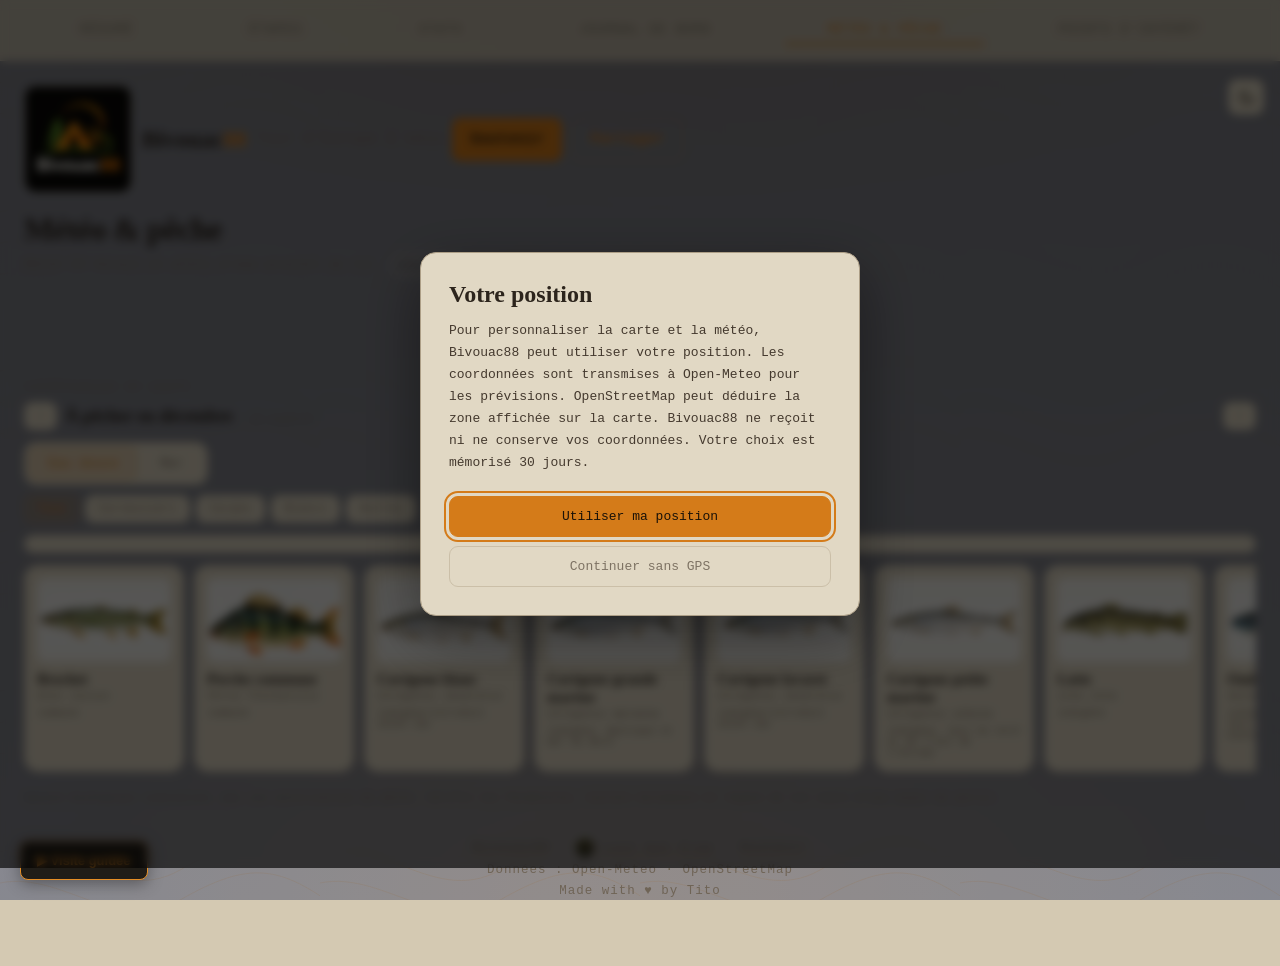
<file: peche/meteo.html>
<!DOCTYPE html>
<html lang="fr">
<head>
<meta charset="utf-8">
<meta http-equiv="Content-Security-Policy" content="default-src 'self'; script-src 'self' 'unsafe-inline' 'wasm-unsafe-eval' https://cdn.jsdelivr.net; worker-src 'self' blob:; style-src 'self' 'unsafe-inline' https://fonts.googleapis.com; font-src 'self' https://fonts.gstatic.com; img-src 'self' data: https://tile.openstreetmap.org https://*.tile.openstreetmap.org blob:; connect-src 'self' https://api.open-meteo.com https://cdn.jsdelivr.net https://www.gstatic.com https://bivouac88-auth.antonista04.workers.dev blob:; object-src 'none'; base-uri 'self'; form-action 'self'">
<meta name="viewport" content="width=device-width, initial-scale=1, viewport-fit=cover">
<meta name="referrer" content="strict-origin-when-cross-origin">
<title>Météo &amp; pêche · Bivouac88</title>
<link rel="icon" href="../images/favicon.ico" sizes="any">
<link rel="icon" type="image/png" sizes="32x32" href="../images/favicon-32x32.png">
<link rel="icon" type="image/png" sizes="16x16" href="../images/favicon-16x16.png">
<link rel="apple-touch-icon" href="../images/apple-touch-icon.png">
<meta name="theme-color" content="#e58e26">
<meta name="description" content="Météo en direct et plans d'eau proches de toi : prévisions, espèces et saisons de pêche. Un outil du Tour d'Europe à vélo de Bivouac88.">
<meta property="og:title" content="Météo &amp; pêche · Bivouac88">
<meta property="og:description" content="Météo en direct et plans d'eau proches de toi, par Bivouac88.">
<meta property="og:type" content="website">
<meta property="og:url" content="https://bivouac88.github.io/peche/meteo.html">
<meta property="og:image" content="https://bivouac88.github.io/og-image.png">
<meta name="twitter:card" content="summary_large_image">
<script src="../commun.js"></script>
<link rel="stylesheet" href="../style.css">
<link rel="stylesheet" href="lib/leaflet.min.css">
<link rel="stylesheet" href="lib/MarkerCluster.min.css">
<link rel="stylesheet" href="lib/MarkerCluster.Default.min.css">
<style>
:root { --largeur: 1700px; }
[hidden] { display: none !important; }
section { margin-bottom: 32px; }
.ligne-haut { margin-bottom: 12px; }
.pos { font: 500 11px var(--mono); color: var(--accent); border: 1px solid var(--accent-trait); border-radius: 6px; padding: 3px 8px; white-space: nowrap; }
.pos.warn { color: var(--discret); border-color: var(--trait); }
.sous-titre-page .pos { margin-left: 8px; }
.etat { color: var(--discret); font: 400 13px var(--mono); padding: 8px 0; }
h2.bloc { display: flex; align-items: baseline; gap: 8px; font: 600 18px var(--serif); letter-spacing: -0.01em; margin-bottom: 14px; padding-bottom: 8px; border-bottom: 1px solid var(--trait); }
/* Onglets */
.onglets { display: flex; justify-content: center; margin: 0 0 18px; position: sticky; top: calc(var(--hauteur-menu) + env(safe-area-inset-top)); z-index: 500; padding: 8px 0; background: none; pointer-events: none; }
.onglets-groupe { display: inline-flex; gap: 4px; padding: 4px; background: var(--carte); border: 1px solid var(--trait); border-radius: 12px; pointer-events: auto; box-shadow: 0 4px 16px rgba(0,0,0,.25); }
.onglets button { flex: none; min-width: 96px; font: 500 13px var(--mono); color: var(--discret); background: none; border: 1px solid transparent; border-radius: 8px; padding: 9px 18px; cursor: pointer; transition: color .15s ease, background-color .15s ease; }
.onglets button:hover { color: var(--papier); }
  .onglets button[aria-selected="true"] { color: var(--accent); border-color: var(--accent-trait); background: var(--accent-fond); }
/* Cartes et lignes */
.carte-bloc, .panneau { background: var(--carte); border: 1px solid var(--trait); border-radius: 14px; padding: 16px 18px; }
.panneau h3 { font: 500 12px var(--mono); color: var(--discret); margin-bottom: 8px; text-transform: uppercase; letter-spacing: .06em; }
.gros { font: 600 34px var(--serif); line-height: 1.1; letter-spacing: -0.02em; }
.gros small { font: 500 14px var(--mono); color: var(--discret); letter-spacing: 0; margin-left: 4px; }
.sous { font: 400 12px var(--mono); color: var(--discret); margin: 2px 0 10px; }
.l { display: flex; justify-content: space-between; gap: 10px; padding: 7px 0; border-top: 1px solid var(--trait-subtil); font: 400 13px var(--mono); }
.l span:first-child { color: var(--discret); }
.l span:last-child { color: var(--papier); font-weight: 500; text-align: right; }
.hausse { color: var(--succes) !important; }
.baisse, .alerte { color: var(--accent) !important; }
.alerte { font-weight: 600; }
/* Bandeau principal */
.hero-meteo .temp { font: 600 64px var(--serif); line-height: 1; letter-spacing: -0.03em; }
.hero-meteo .ciel { font: 500 15px var(--mono); margin: 8px 0 14px; }
.chips { display: flex; flex-wrap: wrap; gap: 8px; }
.chip { font: 400 12px var(--mono); color: var(--discret); background: var(--trait-subtil); border-radius: 8px; padding: 6px 10px; }
.chip b { color: var(--papier); font-weight: 500; }
.groupes { display: flex; flex-wrap: wrap; gap: 6px; margin-bottom: 14px; }
.groupes button { font: 500 12px var(--mono); color: var(--discret); background: none; border: 1px solid var(--trait); border-radius: 8px; padding: 6px 11px; cursor: pointer; }
.groupes button[aria-pressed="true"] { color: var(--accent); border-color: var(--accent-trait); background: var(--accent-fond); }
.verdict { display: flex; align-items: center; gap: 14px; border: 1px solid var(--c, var(--trait)); border-radius: 12px; padding: 10px 14px; color: var(--c, var(--papier)); background: color-mix(in srgb, var(--c, transparent) 12%, transparent); }
.verdict .v-txt { display: flex; flex-direction: column; gap: 2px; }
.verdict .v-lib { font: 600 18px var(--serif); }
.verdict .v-tend { font: 400 12px var(--mono); color: var(--discret); }
.verdict .score { margin-left: auto; font: 600 38px/1 var(--serif); }
.verdict .score small { font: 400 12px var(--mono); color: var(--discret); }
.jauge { position: relative; height: 8px; margin: 12px 2px 4px; border-radius: 4px; background: linear-gradient(90deg, hsl(0,72%,50%), hsl(18,72%,50%) 25%, hsl(35,72%,50%) 50%, hsl(56,72%,50%) 62%, hsl(80,72%,50%) 75%, hsl(125,72%,50%)); }
.jauge span { position: absolute; top: 50%; width: 14px; height: 14px; margin: -7px 0 0 -7px; border-radius: 50%; background: var(--papier); border: 2px solid var(--carte); box-shadow: 0 0 0 1px var(--trait-actif); }
.fenetre { font: 500 13px var(--mono); margin: 12px 0 4px; }
.pj { display: inline-flex; align-items: center; gap: 6px; }
.pj .pt { display: inline-block; width: 9px; height: 9px; border-radius: 50%; }
.bande { display: flex; gap: 2px; height: 34px; }
.bande span { flex: 1; border-radius: 3px; opacity: .92; }
.bande span.top { box-shadow: inset 0 -3px 0 var(--papier); }
.bande-et { display: flex; margin: 4px 0 8px; }
.bande-et span { flex: 1; text-align: center; font: 400 9px var(--mono); color: var(--discret); }
/* Frise 24 h */
.frise { position: relative; }
.heures { display: flex; gap: 8px; overflow-x: auto; padding: 4px 2px 8px; scrollbar-width: none; cursor: grab; user-select: none; -webkit-mask-image: linear-gradient(to right, transparent 0, #000 var(--fg, 0px), #000 calc(100% - var(--fd, 0px)), transparent 100%); mask-image: linear-gradient(to right, transparent 0, #000 var(--fg, 0px), #000 calc(100% - var(--fd, 0px)), transparent 100%); }
.heures::-webkit-scrollbar { display: none; }
.heures.glisse { cursor: grabbing; }
.heure { flex: 0 0 96px; background: var(--carte); border: 1px solid var(--trait); border-radius: 14px; padding: 8px 6px 10px; text-align: center; font: 400 12px var(--mono); }
.heure.nuit { background: color-mix(in srgb, var(--carte) 65%, #000); }
[data-theme="light"] .heure.nuit { background: color-mix(in srgb, var(--carte) 88%, #000); }
.heure.now { border-color: var(--accent-trait); background: linear-gradient(var(--accent-fond), var(--accent-fond)), var(--carte); }
.heure.minuit { border-left: 2px solid var(--accent); }
.heure .rep { height: 14px; font: 600 10px/14px var(--mono); color: var(--accent); text-transform: uppercase; letter-spacing: .06em; }
.heure .t { height: 18px; line-height: 18px; color: var(--discret); }
.heure .temp { height: 44px; font: 600 30px/44px var(--serif); letter-spacing: -0.02em; }
.heure .m { display: flex; flex-direction: column; align-items: center; justify-content: center; gap: 1px; height: 42px; border-top: 1px solid var(--trait-subtil); }
.heure .m .v { font-weight: 500; }
.heure .m .d { min-height: 13px; font-size: 11px; color: var(--discret); }
.heure .m.zero { opacity: .4; }
.frise-fl { position: absolute; top: 50%; transform: translateY(-50%); z-index: 3; width: 38px; height: 38px; border-radius: 50%; display: flex; align-items: center; justify-content: center; background: var(--carte); color: var(--papier); border: 1px solid var(--trait-actif); font: 500 20px/1 var(--mono); cursor: pointer; opacity: 0; pointer-events: none; box-shadow: 0 4px 14px rgba(0,0,0,.3); transition: opacity .2s ease, color .15s ease, border-color .15s ease; }
.frise-fl.g { left: 6px; }
.frise-fl.d { right: 6px; }
.frise:hover .frise-fl.on, .frise-fl.on:focus-visible { opacity: 1; pointer-events: auto; }
.frise-fl:hover { color: var(--accent); border-color: var(--accent); }
@media (hover: none) { .frise-fl { display: none; } }
/* Barres */
.courbe { display: block; width: 100%; height: 90px; margin-top: 4px; overflow: visible; }
.courbe .z { fill: var(--accent); opacity: .15; }
.courbe .t { fill: none; stroke: var(--accent); stroke-width: 2; stroke-linejoin: round; vector-effect: non-scaling-stroke; }
.courbe line { stroke: var(--trait); stroke-width: 1; stroke-dasharray: 3 3; vector-effect: non-scaling-stroke; }
.courbe-et { display: flex; margin-bottom: 12px; }
.courbe-et span { flex: 1; text-align: center; font: 400 9px var(--mono); color: var(--discret); }
.petites .courbe { height: 64px; }
#hero-peche details { margin-top: 12px; font: 400 12px var(--mono); color: var(--discret); }
#hero-peche summary { cursor: pointer; }
#hero-peche details p { margin-top: 6px; line-height: 1.5; }
/* 7 jours */
.jours { display: flex; gap: 10px; overflow-x: auto; padding-bottom: 8px; scroll-snap-type: x proximity; scrollbar-width: none; }
.jours::-webkit-scrollbar { display: none; }
.jours .jour { flex: 0 0 170px; scroll-snap-align: start; }
@media (min-width: 1100px) { .jours { display: grid; grid-template-columns: repeat(7, 1fr); gap: 8px; } .jour { padding: 12px; } }
.jour { background: var(--carte); border: 1px solid var(--trait); border-radius: 14px; padding: 14px 16px; }
.jour .nom { font: 600 15px var(--serif); text-transform: capitalize; }
.jour .ciel { font: 400 12px var(--mono); color: var(--discret); margin-bottom: 4px; }
.jour .minmax { font: 600 22px var(--serif); margin-bottom: 6px; }
.jour .minmax small { font: 400 13px var(--mono); color: var(--discret); }
.jour .l { font-size: 12px; padding: 5px 0; }
/* Détails */
#astre { position: fixed; width: 80px; height: 80px; border-radius: 50%; z-index: 1; pointer-events: none; transition: left 30s linear, top 30s linear; }
#astre.soleil { width: 400px; height: 400px; margin: -160px 0 0 -160px; background: radial-gradient(circle closest-side, #fff 0%, #fff 14%, var(--sol-coeur, #fff3c4) 20%, var(--sol-bord, rgba(255,200,110,.55)) 34%, var(--sol-halo, rgba(255,170,70,.18)) 58%, transparent 100%); box-shadow: none; }
#astre.lune { width: 170px; height: 170px; background: url('lune.webp') center / 110% no-repeat; box-shadow: 0 0 60px 20px rgba(210,220,255,.45), 0 0 150px 60px rgba(200,210,255,.18); }
#ciel-svg { position: fixed; inset: 0; z-index: 0; pointer-events: none; }
/* Cases du haut */
.haut { display: grid; grid-template-columns: repeat(10, 1fr); gap: 14px; align-items: stretch; }
.haut .hero-meteo { grid-column: span 5; }
.haut #hero-peche { grid-column: span 5; }
.haut .petites { grid-column: 1 / -1; display: grid; grid-template-columns: repeat(5, 1fr); gap: 14px; }
.haut .chips { display: grid; grid-template-columns: 1fr 1fr; }
@media (max-width: 1399px) {
  .haut .petites { grid-template-columns: repeat(6, 1fr); }
  .haut .petites > :nth-child(-n+3) { grid-column: span 2; }
  .haut .petites > :nth-child(n+4) { grid-column: span 3; }
}
@media (max-width: 1099px) {
  .haut { grid-template-columns: 1fr; }
  .haut .hero-meteo, .haut #hero-peche { grid-column: 1 / -1; }
}
@media (max-width: 700px) {
  .haut .petites > :nth-child(-n+3) { grid-column: 1 / -1; }
}
/* Ciel : fond, étoiles, nuages, collines */
#fond-meteo { position: fixed; inset: 0; z-index: 0; pointer-events: none; background: radial-gradient(ellipse 75% 50% at var(--lueur-x, 50%) 100%, var(--lueur, transparent), transparent 70%), linear-gradient(180deg, var(--ciel-haut, #1a2a55) 0%, var(--ciel-bas, #2a3a66) 100%); }
#fond-meteo[data-fond="pluie"]::after, #fond-meteo[data-fond="orage"]::after { content: ''; position: absolute; inset: 0; background: repeating-linear-gradient(100deg, rgba(180,200,230,.16) 0 1px, transparent 1px 24px); background-size: 96px 96px; }
#nuages { position: fixed; inset: 0; z-index: 1; pointer-events: none; overflow: hidden; }
.couche-nuages { position: absolute; left: -20%; width: 140%; will-change: transform; animation: derive 300s ease-in-out infinite alternate; }
.couche-nuages svg { display: block; }
.nu-o { fill: var(--nu-bas, #5a6480); }
.nu-l { fill: var(--nu-haut, #dfe5ee); }
@keyframes derive { from { transform: translate3d(-6%, 0, 0); } to { transform: translate3d(6%, 0, 0); } }
#collines { position: fixed; left: 0; bottom: 0; width: 100%; height: 30vh; z-index: 1; pointer-events: none; }
#collines .c1 { fill: var(--col1, #1c2a44); }
#collines .c2 { fill: var(--col2, #121c30); }
#collines .c3 { fill: var(--col3, #0a1020); }
.sc { animation: scint 4s ease-in-out infinite; }
.sc2 { animation-duration: 5.3s; animation-delay: -1.7s; }
.sc3 { animation-duration: 6.7s; animation-delay: -3.1s; }
@keyframes scint { 0%, 100% { opacity: 1; } 50% { opacity: .6; } }
body.pause .couche-nuages, body.pause .sc, body.pause #fond-meteo::after { animation-play-state: paused; }
@media (prefers-reduced-motion: no-preference) {
  #fond-meteo[data-fond="pluie"]::after, #fond-meteo[data-fond="orage"]::after { animation: pluie .9s linear infinite; }
  @keyframes pluie { to { background-position: -24px 96px; } }
}
@media (prefers-reduced-motion: reduce) {
  .couche-nuages, .sc { animation: none; }
  #astre { transition: none; }
}
@media (max-width: 700px) { #collines { height: 20vh; } }
[data-theme="light"] #fond-meteo { opacity: .45; }
[data-theme="light"] #ciel-svg { display: none; }
[data-theme="light"] #collines { opacity: .4; }
/* Filtres, liste, carte */
.filtres { display: flex; flex-wrap: wrap; gap: 10px 14px; align-items: center; margin-bottom: 12px; font: 400 12px var(--mono); color: var(--discret); }
.filtres label { display: inline-flex; align-items: center; gap: 6px; cursor: pointer; }
.filtres input[type="checkbox"] { accent-color: var(--accent); }
.filtres select, .filtres input[type="search"] { font: inherit; color: var(--papier); background: var(--carte); border: 1px solid var(--trait); border-radius: 6px; padding: 5px 8px; }
.filtres input[type="search"] { flex: 1 1 140px; min-width: 0; }
#compte { flex-basis: 100%; }
.liste { display: grid; grid-template-columns: repeat(auto-fill, minmax(320px, 1fr)); gap: 6px; }
.poi { display: flex; justify-content: space-between; align-items: center; gap: 10px; background: var(--carte); border: 1px solid var(--trait); border-radius: 10px; padding: 9px 12px; color: inherit; text-decoration: none; transition: border-color .15s, background-color .15s; }
.poi:hover { border-color: var(--accent-trait); background: var(--carte-hover); }
.poi .nom { font: 600 15px var(--serif); }
.poi .type { font: 400 11px var(--mono); color: var(--discret); }
.poi .km { font: 600 13px var(--mono); color: var(--accent); white-space: nowrap; }
.plus { margin-top: 10px; font: 500 12px var(--mono); color: var(--accent); background: none; border: 1px solid var(--accent-trait); border-radius: 8px; padding: 8px 14px; cursor: pointer; }
.plus:hover { background: var(--accent-fond); }
#carte { height: 68vh; min-height: 360px; border: 1px solid var(--trait); border-radius: 10px; background: var(--fond-carte-leaflet, var(--carte)); }
#carte .leaflet-tile-pane { filter: var(--filtre-tuiles, none); }
.leaflet-popup-content-wrapper, .leaflet-popup-tip { background: var(--carte); color: var(--papier); }
.pop .nom { font: 600 15px var(--serif); margin-bottom: 2px; }
.pop .info { font: 400 12px var(--mono); color: var(--discret); margin-bottom: 8px; }
.pop a.gm { display: inline-block; font: 500 12px var(--mono); color: var(--accent); border: 1px solid var(--accent-trait); border-radius: 6px; padding: 6px 10px; text-decoration: none; }
/* À pêcher en [mois] */
#poissons-mois .pm-tete { display: flex; align-items: center; gap: 8px; margin-bottom: 12px; }
#poissons-mois .pm-titre { flex: 1; font: 600 18px var(--serif); letter-spacing: -0.01em; }
#poissons-mois .pm-nav, #poissons-mois .pm-chip { font: 500 12px var(--mono); color: var(--discret); background: var(--carte); border: 1px solid var(--trait); border-radius: 8px; padding: 6px 12px; cursor: pointer; }
#poissons-mois .pm-chip[aria-pressed="true"] { color: var(--accent); border-color: var(--accent-trait); background: var(--accent-fond); }
#poissons-mois .pm-chips { display: flex; flex-wrap: wrap; gap: 6px; margin-bottom: 12px; }
#poissons-mois .pm-milieux { display: inline-flex; gap: 4px; padding: 4px; background: var(--carte); border: 1px solid var(--trait); border-radius: 12px; margin-bottom: 10px; }
#poissons-mois .pm-milieu { font: 500 13px var(--mono); color: var(--discret); background: none; border: 1px solid transparent; border-radius: 8px; padding: 8px 18px; cursor: pointer; }
#poissons-mois .pm-milieu[aria-pressed="true"] { color: var(--accent); border-color: var(--accent-trait); background: var(--accent-fond); }
#poissons-mois .pm-graph { background: var(--carte); border: 1px solid var(--trait); border-radius: 14px; padding: 12px 16px 4px; margin-bottom: 12px; }
#poissons-mois .pm-ligne { display: flex; gap: 10px; overflow-x: auto; padding-bottom: 8px; scroll-snap-type: x proximity; scrollbar-width: none; }
#poissons-mois .pm-ligne::-webkit-scrollbar { display: none; }
#poissons-mois .pm-carte { flex: 0 0 160px; scroll-snap-align: start; text-align: left; color: var(--papier); background: var(--carte); border: 1px solid var(--trait); border-radius: 14px; padding: 12px; cursor: pointer; display: flex; flex-direction: column; gap: 2px; }
#poissons-mois .pm-carte:hover { border-color: var(--accent-trait); background: var(--carte-hover); }
#poissons-mois .pm-carte[aria-pressed="true"] { border-color: var(--accent); background: var(--accent-fond); }
#poissons-mois .pm-photo { width: 100%; aspect-ratio: 16/10; border-radius: 8px; background: #f4f2ec; margin-bottom: 6px; display: flex; align-items: center; justify-content: center; font-size: 28px; overflow: hidden; }#poissons-mois .pm-nom { font: 600 15px var(--serif); line-height: 1.2; }
#poissons-mois .pm-sci { font: italic 400 11px var(--mono); color: var(--discret); }
#poissons-mois .pm-tag { margin-top: 4px; font: 400 10px var(--mono); color: var(--discret); }
#poissons-mois .pm-tag.alerte { color: var(--accent); }
#poissons-mois .pm-detail { background: var(--carte); border: 1px solid var(--trait); border-radius: 14px; padding: 16px 18px; margin-top: 4px; }
#poissons-mois .pm-detail h3 { font: 600 18px var(--serif); }
#poissons-mois .pm-an { display: grid; grid-template-columns: repeat(12, 1fr); gap: 3px; margin: 10px 0; }
#poissons-mois .pm-an span { text-align: center; font: 400 10px var(--mono); padding: 5px 0; border-radius: 4px; background: var(--trait-subtil); color: var(--discret-sombre); }
#poissons-mois .pm-an span.on { background: var(--accent-trait); color: var(--papier); }
#poissons-mois .pm-an span.now { outline: 1.5px solid var(--accent); }
#poissons-mois .pm-ligne-info { font: 400 12px var(--mono); color: var(--discret); padding: 3px 0; }
#poissons-mois .pm-ligne-info a { color: var(--accent); }
#poissons-mois .pm-avert { margin-top: 10px; font: 400 11px var(--mono); color: var(--discret); line-height: 1.5; }
@media (max-width: 900px) { .hero-meteo .temp { font-size: 54px; } }
</style>
</head>
<body data-page="meteo">
<div id="fond-meteo" data-fond=""></div>
<svg id="ciel-svg" xmlns="http://www.w3.org/2000/svg"></svg>
<div id="astre"></div>
<div id="nuages"></div>
<svg id="collines" xmlns="http://www.w3.org/2000/svg" viewBox="0 0 1000 300" preserveAspectRatio="none"></svg>
  <main data-credit="Données : Open-Meteo · OpenStreetMap">
  <div class="ligne-haut">
    <div id="entete-site"></div>
  </div>
  <h1 class="titre-page">Météo &amp; pêche</h1>
  <p class="sous-titre-page">Météo en direct et plans d'eau proches de toi <span class="pos warn" id="pos">position…</span></p>
  <div class="onglets" role="tablist">
    <div class="onglets-groupe">
      <button type="button" role="tab" data-tab="meteo" aria-selected="true">Météo</button>
      <button type="button" role="tab" data-tab="carte" aria-selected="false">Carte</button>
      <button type="button" role="tab" data-tab="liste" aria-selected="false">Liste</button>
    </div>
  </div>
<div id="erreur"></div>
<div id="consentement-gps"></div>
<div id="tab-meteo">
    <div id="meteo"><div class="etat">Localisation en cours…</div></div>
    <section id="poissons-mois"><div class="etat">Chargement des espèces…</div></section>
  </div>
  <div id="bloc-filtres" hidden>
    <div class="filtres">
      <label><input type="checkbox" id="f-nom" checked> Masquer les sans nom</label>
      <label>Type
        <select id="f-type">
          <option value="">Tous</option>
          <option value="peche">Pêche</option>
          <option value="plan_eau">Plans d'eau</option>
        </select>
      </label>
      <label>Source
        <select id="f-src">
          <option value="">Toutes</option>
          <option value="manuel">Manuels</option>
          <option value="auto">Auto</option>
        </select>
      </label>
      <label>Distance
        <select id="f-dist">
          <option value="0">Toute la région</option>
          <option value="10">10 km</option>
          <option value="25">25 km</option>
          <option value="50">50 km</option>
          <option value="100">100 km</option>
          <option value="200">200 km</option>
        </select>
      </label>
      <input type="search" id="f-q" placeholder="Rechercher un nom">
      <span id="compte">Chargement des points…</span>
    </div>
  </div>
  <div id="tab-carte" hidden><div id="carte"></div></div>
  <div id="tab-liste" hidden>
    <div id="liste-lacs"></div>
    <p class="etat" id="maj-lacs"></p>
  </div>
</main>
<script src="lib/leaflet.min.js"></script>
<script src="lib/leaflet.markercluster.min.js"></script>
<script>
(function () {
function $(id) { return document.getElementById(id); }
  // ── Codes météo ──
  var CODES = {
    0:'☀️ Dégagé', 1:'🌤️ Peu nuageux', 2:'⛅ Partiellement nuageux', 3:'☁️ Couvert',
    45:'🌫️ Brouillard', 48:'🌫️ Brouillard givrant',
    51:'🌦️ Bruine légère', 53:'🌦️ Bruine', 55:'🌧️ Bruine dense',
    61:'🌧️ Pluie faible', 63:'🌧️ Pluie', 65:'🌧️ Pluie forte',
    71:'🌨️ Neige faible', 73:'🌨️ Neige', 75:'❄️ Neige forte',
    80:'🌦️ Averses', 81:'🌧️ Averses mod.', 82:'⛈️ Averses fortes',
    95:'⛈️ Orage', 96:'⛈️ Orage + grêle', 99:'⛈️ Orage + forte grêle'
  };
  var CODES_NUIT = { 0: '🌙 Dégagé', 1: '🌙 Peu nuageux', 2: '☁️ Partiellement nuageux' };
  function ciel(code, jour) { return (jour === 0 && CODES_NUIT[code]) ? CODES_NUIT[code] : (CODES[code] || ''); }
  // ── Utilitaires ──
  function n(v, d) {
    if (v === null || v === undefined) return '–';
    return Number(v).toLocaleString('fr-FR', { minimumFractionDigits: d || 0, maximumFractionDigits: d || 0 });
  }
  function heures(s) { return (s === null || s === undefined) ? null : s / 3600; }
  function esc(s) { return String(s).replace(/[&<>"]/g, function (c) { return {'&':'&amp;','<':'&lt;','>':'&gt;','"':'&quot;'}[c]; }); }
  function signe(v) { return v === null ? '–' : (v >= 0 ? '+' : '') + n(v, 1); }
  function boussole(deg) { return ['N','NE','E','SE','S','SO','O','NO'][Math.round(deg / 45) % 8]; }
  function h(t) { return t ? t.slice(11, 16) : '–'; }
  function jourFr(t) { return new Date(t + 'T12:00:00').toLocaleDateString('fr-FR', { weekday: 'long', day: 'numeric', month: 'short' }); }
  function distKm(lat1, lng1, lat2, lng2) {
    var R = 6371, r = Math.PI / 180, dL = (lat2 - lat1) * r, dG = (lng2 - lng1) * r;
    var a = Math.sin(dL / 2) * Math.sin(dL / 2) + Math.cos(lat1 * r) * Math.cos(lat2 * r) * Math.sin(dG / 2) * Math.sin(dG / 2);
    return R * 2 * Math.atan2(Math.sqrt(a), Math.sqrt(1 - a));
  }
  function tendance(d) {
    if (d === null) return ['–', ''];
    if (d >= 3) return ['↑↑ hausse rapide', 'hausse'];
    if (d >= 1) return ['↗ hausse', 'hausse'];
    if (d > -1) return ['→ stable', ''];
    if (d > -3) return ['↘ baisse', 'baisse'];
    return ['↓↓ baisse rapide', 'baisse'];
  }
  function l(k, v, cls) { return '<div class="l"><span>' + k + '</span><span' + (cls ? ' class="' + cls + '"' : '') + '>' + v + '</span></div>'; }
  function erreur(msg) { var e = $('erreur'); e.textContent = msg; e.style.display = 'block'; }
  function mins(t) { return Number(t.slice(11, 13)) * 60 + Number(t.slice(14, 16)); }
  function hhmm(k) { return ('0' + k).slice(-2) + ':00'; }
    function barres(vals, etiq, max) {
    var W = 300, H = 90, N = vals.length;
    var pts = vals.map(function (v, k) {
      return [(k + 0.5) * W / N, H - 4 - (H - 8) * Math.min(1, (v || 0) / (max || 1))];
    });
    function cl(y) { return Math.max(0, Math.min(H, y)).toFixed(1); }
    var d = 'M' + pts[0][0].toFixed(1) + ',' + cl(pts[0][1]);
    for (var k = 0; k < N - 1; k++) {
      var p0 = pts[k - 1] || pts[k], p1 = pts[k], p2 = pts[k + 1], p3 = pts[k + 2] || p2;
      d += 'C' + (p1[0] + (p2[0] - p0[0]) / 6).toFixed(1) + ',' + cl(p1[1] + (p2[1] - p0[1]) / 6)
        + ' ' + (p2[0] - (p3[0] - p1[0]) / 6).toFixed(1) + ',' + cl(p2[1] - (p3[1] - p1[1]) / 6)
        + ' ' + p2[0].toFixed(1) + ',' + cl(p2[1]);
    }
    var aire = d + 'L' + pts[N - 1][0].toFixed(1) + ',' + H + 'L' + pts[0][0].toFixed(1) + ',' + H + 'Z';
    var s = '<svg class="courbe" viewBox="0 0 ' + W + ' ' + H + '" preserveAspectRatio="none">'
      + '<line x1="0" y1="' + H / 2 + '" x2="' + W + '" y2="' + H / 2 + '"/>'
      + '<path class="z" d="' + aire + '"/><path class="t" d="' + d + '"/></svg><div class="courbe-et">';
    vals.forEach(function (v, k) { s += '<span>' + (k % 3 === 0 ? etiq[k] : '') + '</span>'; });
    return s + '</div>';
  }
  // ── Indicateur pêche (INDICATIF) ──
  // Score = 50 + points de chaque critère (courbes progressives), lissé sur ±2 h, arrondi. Tous les réglages sont ici.
  var PECHE = {
    base: 50, arrondi: 5, min: 5, max: 95,
    niveaux: [[75, 'Excellente'], [60, 'Bonne'], [40, 'Correcte'], [25, 'Faible'], [0, 'Mauvaise']],
    // eau : [début de plage, début d'optimum, fin d'optimum, fin de plage, points max] ; inertie : part de l'écart air/eau rattrapée chaque jour
    eau: { inertie: 0.2, carnassiers: [4, 10, 20, 26, 22], carpes: [6, 14, 26, 32, 22], blancs: [2, 8, 20, 27, 20], autres: [4, 10, 22, 28, 18] },
    lumiere: { nuagesDe: 40, nuagesA: 85, neutre: 0.4, poids: 20 },
    ventCarnassiers: { plage: [3, 10, 25, 40], neutre: 0.3, poids: 14 },
    ventFort: { de: 25, a: 45, poids: -8 },
    nuitCarpe: 6,
    pluie: { de: 1, a: 5, poids: -12 },
    orage: -20,
    rafales: { de: 45, a: 70, poids: -8 },
    froid: { de: 3, a: 8, poids: -10 }
  };
  var GROUPES = { carnassiers: 'Carnassiers', carpes: 'Carpes', blancs: 'Blancs', autres: 'Autres' };
  var groupePeche = 'carnassiers';
  try { var gs = localStorage.getItem('groupePeche'); if (gs && GROUPES[gs]) groupePeche = gs; } catch (e) {}
  var METEO = null, HIST = null, HIST_P = Promise.resolve();
  function rampe(x, a, b) { return Math.max(0, Math.min(1, (x - a) / (b - a))); }
  function bosse(x, a, b, c, d) { return Math.min(rampe(x, a, b), 1 - rampe(x, c, d)); }
  function couleur(s) {
    var t = Math.max(0, Math.min(100, s)), hue = t <= 50 ? t / 50 * 35 : 35 + (t - 50) / 50 * 90;
    return 'hsl(' + Math.round(hue) + ',72%,50%)';
  }
  function libelle(s) {
    var N = PECHE.niveaux, q;
    for (q = 0; q < N.length; q++) { if (s >= N[q][0]) return N[q][1]; }
    return N[N.length - 1][1];
  }
  // Historique de l'air (7 jours passés + 7 à venir) : sert à estimer l'eau et à repérer un coup de froid
  function chargerHistorique(lat, lng) {
    var url = 'https://api.open-meteo.com/v1/forecast?latitude=' + lat + '&longitude=' + lng
      + '&daily=temperature_2m_max,temperature_2m_min&past_days=7&forecast_days=7&timezone=auto';
    HIST_P = fetch(url)
      .then(function (r) { if (!r.ok) throw new Error('HTTP ' + r.status); return r.json(); })
      .then(function (d) {
        var mx = d.daily.temperature_2m_max, mn = d.daily.temperature_2m_min, moy = [], eau = [], e, q;
        for (q = 0; q < mx.length; q++) {
          if (mx[q] === null || mn[q] === null) throw new Error('données incomplètes');
          moy.push((mx[q] + mn[q]) / 2);
        }
        e = (moy[0] + moy[1] + moy[2]) / 3;
        for (q = 0; q < moy.length; q++) { e += PECHE.eau.inertie * (moy[q] - e); eau.push(Math.max(1, e)); }
        HIST = { dates: d.daily.time, moy: moy, eau: eau, t: Date.now() };
      })
      .catch(function () {});
    return HIST_P;
  }
  function eauDe(date) { if (!HIST) return null; var q = HIST.dates.indexOf(date); return q < 0 ? null : HIST.eau[q]; }
  function froidDe(date) { if (!HIST) return null; var q = HIST.dates.indexOf(date); return q < 2 ? null : HIST.moy[q] - HIST.moy[q - 2]; }
  function evaluerPeche(g, x) {
    var P = PECHE, T = [], E = P.eau[g], bo = bosse(x.eau, E[0], E[1], E[2], E[3]), W = P.ventCarnassiers, fl, vf, pl, rf, fr, tot;
    function ajoute(txt, pts, note) { T.push([txt, pts, !!note]); }
    ajoute('Eau estimée ' + n(x.eau) + ' °' + (bo > 0.8 ? ' : plage idéale' : bo < 0.2 ? ' : peu favorable' : ''), (bo - 0.5) * 2 * E[4]);
    if (g === 'carnassiers') {
      if (x.nuit) {
        ajoute('Nuit : pas de données pour la lumière', 0, true);
      } else {
        fl = Math.max(x.aubeCrep, rampe(x.nuages, P.lumiere.nuagesDe, P.lumiere.nuagesA));
        ajoute(x.aubeCrep > 0.5 ? 'Aube ou crépuscule : faible lumière' : fl > 0.5 ? 'Ciel couvert (' + n(x.nuages) + ' %) : faible lumière' : 'Forte lumière (' + n(x.nuages) + ' % de nuages)', (fl - P.lumiere.neutre) * P.lumiere.poids);
      }
      ajoute((x.vent < 6 ? 'Vent faible' : x.vent <= 28 ? 'Vent modéré' : 'Vent fort') + ' (' + n(x.vent) + ' km/h)', (bosse(x.vent, W.plage[0], W.plage[1], W.plage[2], W.plage[3]) - W.neutre) * W.poids);
    } else if (g === 'carpes') {
      if (x.nuit) ajoute('Nuit : pic de captures observé chez la carpe', rampe(x.eau, 10, 16) * P.nuitCarpe);
    } else {
      vf = rampe(x.vent, P.ventFort.de, P.ventFort.a);
      if (vf > 0) ajoute('Vent fort (' + n(x.vent) + ' km/h)', vf * P.ventFort.poids);
    }
    if (x.orage) ajoute('Orage', P.orage);
    else { pl = rampe(x.pluie, P.pluie.de, P.pluie.a); if (pl > 0) ajoute('Pluie marquée (' + n(x.pluie, 1) + ' mm)', pl * P.pluie.poids); }
    rf = rampe(x.raf, P.rafales.de, P.rafales.a);
    if (rf > 0) ajoute('Rafales (' + n(x.raf) + ' km/h)', rf * P.rafales.poids);
    if (x.froid !== null) {
      fr = rampe(-x.froid, P.froid.de, P.froid.a);
      if (fr > 0) ajoute('Coup de froid (' + n(x.froid, 1) + ' ° sur 48 h)', fr * P.froid.poids);
    }
    tot = P.base;
    T.forEach(function (c) { tot += c[1]; });
    return {
      score: Math.max(P.min, Math.min(P.max, Math.round(tot / P.arrondi) * P.arrondi)),
      raisons: T.filter(function (c) { return c[2] || Math.abs(c[1]) >= 1; })
        .sort(function (u, v) { return (u[2] ? 1 : 0) - (v[2] ? 1 : 0) || Math.abs(v[1]) - Math.abs(u[1]); })
    };
  }
  function moyenne24(hh, k) {
    var somme = 0, nb = 0, q;
    for (q = Math.max(0, k - 24); q <= k; q++) { if (hh.temperature_2m[q] !== null) { somme += hh.temperature_2m[q]; nb++; } }
    return nb ? somme / nb : hh.temperature_2m[k];
  }
  function moyAutour(a, k, r) {
    var s = 0, nb = 0, q;
    for (q = Math.max(0, k - r); q <= Math.min(a.length - 1, k + r); q++) { if (a[q] !== null && a[q] !== undefined) { s += a[q]; nb++; } }
    return nb ? s / nb : 0;
  }
  function maxAutour(a, k, r) {
    var m = 0, q;
    for (q = Math.max(0, k - r); q <= Math.min(a.length - 1, k + r); q++) { if (a[q] !== null && a[q] !== undefined && a[q] > m) m = a[q]; }
    return m;
  }
  // Conditions d'une heure, lissées sur quelques heures pour éviter les sauts
  function ctxHeure(M, k) {
    var hh = M.hh, j = M.j, date = hh.time[k].slice(0, 10), dj = j.time.indexOf(date);
    if (dj < 0) dj = 1;
    var now = mins(hh.time[k]), lev = mins(j.sunrise[dj]), cou = mins(j.sunset[dj]);
    var ecart = Math.min(Math.abs(now - lev), Math.abs(now - cou)), eau = eauDe(date);
    return {
      eau: eau !== null ? eau : moyenne24(hh, k),
      nuages: moyAutour(hh.cloud_cover, k, 2), vent: moyAutour(hh.wind_speed_10m, k, 2),
      raf: maxAutour(hh.wind_gusts_10m, k, 2), pluie: maxAutour(hh.precipitation, k, 1),
      orage: !!hh.weather_code && maxAutour(hh.weather_code, k, 2) >= 95,
      nuit: hh.is_day[k] === 0, aubeCrep: 1 - rampe(ecart, 45, 120),
      froid: froidDe(date)
    };
  }
  // Score d'un jour = moyenne de ses 6 meilleures heures (à partir de maintenant)
  function scoreJour(M, date) {
    var hh = M.hh, v = [], k, s = 0;
    for (k = M.i; k < hh.time.length; k++) { if (hh.time[k].slice(0, 10) === date) v.push(evaluerPeche(groupePeche, ctxHeure(M, k)).score); }
    if (!v.length) return null;
    v.sort(function (a, b) { return b - a; });
    v = v.slice(0, 6);
    v.forEach(function (x) { s += x; });
    return Math.round(s / v.length / PECHE.arrondi) * PECHE.arrondi;
  }
  // ── Lune ──
  function lune(d) {
    var SYN = 29.530588853, jd = d.getTime() / 86400000 + 2440587.5;
    var age = (((jd - 2451550.1) % SYN) + SYN) % SYN;
    var ill = (1 - Math.cos(2 * Math.PI * age / SYN)) / 2;
    var ph = Math.floor(age / SYN * 8 + 0.5) % 8;
    var noms = ['Nouvelle lune', 'Premier croissant', 'Premier quartier', 'Gibbeuse croissante', 'Pleine lune', 'Gibbeuse décroissante', 'Dernier quartier', 'Dernier croissant'];
    function dans(j) { var t = new Date(d.getTime() + j * 86400000); return t.toLocaleDateString('fr-FR', { weekday: 'short', day: 'numeric', month: 'short' }) + ' (dans ' + Math.round(j) + ' j)'; }
    return {
      age: age, ill: Math.round(ill * 100), nom: noms[ph],
      icone: ['🌑', '🌒', '🌓', '🌔', '🌕', '🌖', '🌗', '🌘'][ph],
      pleine: dans((SYN / 2 - age + SYN) % SYN), nouvelle: dans((SYN - age) % SYN)
    };
  }
  // ── Ciel : fond, astres, étoiles, nuages, collines ──
  var MOBILE = window.innerWidth < 700;
  function gen(graine) {
    var s = graine;
    return function () { s = (s * 1664525 + 1013904223) & 0xffffffff; return (s >>> 0) / 4294967296; };
  }
  function interp(P, e) {
    e = Math.max(P[0][0], Math.min(P[P.length - 1][0], e));
    var i = 0;
    while (i < P.length - 2 && e > P[i + 1][0]) i++;
    var t = (e - P[i][0]) / (P[i + 1][0] - P[i][0]);
    return [1, 2].map(function (c) {
      return [0, 1, 2].map(function (q) { return P[i][c][q] + (P[i + 1][c][q] - P[i][c][q]) * t; });
    });
  }
  function rgb(c) { return 'rgb(' + c.map(Math.round).join(',') + ')'; }
  function griser(c, g) {
    var lum = 0.3 * c[0] + 0.59 * c[1] + 0.11 * c[2];
    return c.map(function (v) { return v + (lum * 0.92 - v) * g; });
  }
  function appliquerFond(code) {
    var f = '';
    if (code >= 95) f = 'orage';
    else if ((code >= 51 && code <= 67) || (code >= 80 && code <= 82)) f = 'pluie';
    $('fond-meteo').setAttribute('data-fond', f);
  }
  function meteoCiel(M) {
    var code = M.c.weather_code, nu = M.c.cloud_cover;
    var brume = code === 45 || code === 48;
    var pluie = (code >= 51 && code <= 67) || (code >= 80 && code <= 99);
    var neige = code >= 71 && code <= 77;
    var gris = Math.min(1, nu / 100 * 0.65 + (pluie ? 0.3 : 0) + (neige ? 0.25 : 0) + (brume ? 0.6 : 0));
    return { nu: nu, brume: brume, gris: gris };
  }
  // chaque étape : [hauteur du soleil, couleur haute, couleur basse]
  var P_CIEL = [
    [-18, [8, 12, 32],    [14, 22, 50]],
    [-8,  [18, 28, 66],   [58, 52, 100]],
    [-3,  [44, 58, 110],  [214, 112, 96]],
    [0,   [74, 98, 152],  [244, 150, 84]],
    [6,   [88, 138, 200], [250, 196, 140]],
    [20,  [70, 130, 208], [160, 200, 236]],
    [45,  [46, 110, 200], [130, 184, 232]]
  ];
  var P_NUAGES = [
    [-18, [38, 46, 74],    [20, 25, 44]],
    [-8,  [92, 82, 118],   [50, 45, 76]],
    [-2,  [255, 168, 138], [150, 88, 108]],
    [4,   [255, 206, 172], [172, 130, 132]],
    [14,  [240, 238, 238], [168, 176, 192]],
    [40,  [252, 253, 255], [178, 188, 206]]
  ];
  function couleursCiel(el, E, droite) {
    var f = $('fond-meteo'), c = interp(P_CIEL, el);
    var haut = griser(c[0], E.gris * 0.9), bas = griser(c[1], E.gris);
    if (E.brume) bas = bas.map(function (v) { return Math.min(255, v + 35); });
    f.style.setProperty('--ciel-haut', rgb(haut));
    f.style.setProperty('--ciel-bas', rgb(bas));
    var lueur = Math.max(0, 1 - Math.abs(el - 1) / 9) * (1 - E.gris * 0.7);
    f.style.setProperty('--lueur', 'rgba(255,125,55,' + (0.6 * lueur).toFixed(2) + ')');
    f.style.setProperty('--lueur-x', droite ? '82%' : '18%');
    return bas;
  }
  function couleursSoleil(a, el) {
    // chaque étape : [hauteur, cœur, bord, halo] en [r, g, b, alpha]
    var P = [
      [0,  [255, 190, 110, 1], [255, 130, 50, .65],  [255, 100, 40, .26]],
      [8,  [255, 226, 160, 1], [255, 200, 110, .55], [255, 175, 80, .2]],
      [30, [255, 247, 214, 1], [255, 236, 175, .5],  [255, 226, 150, .16]]
    ];
    var e = Math.max(0, Math.min(30, el)), i = e < 8 ? 0 : 1;
    var t = (e - P[i][0]) / (P[i + 1][0] - P[i][0]);
    function mix(k) {
      var A = P[i][k], B = P[i + 1][k];
      return 'rgba(' + [0, 1, 2].map(function (q) { return Math.round(A[q] + (B[q] - A[q]) * t); }).join(',') + ',' + (A[3] + (B[3] - A[3]) * t).toFixed(2) + ')';
    }
    a.style.setProperty('--sol-coeur', mix(1));
    a.style.setProperty('--sol-bord', mix(2));
    a.style.setProperty('--sol-halo', mix(3));
  }
  function ombreLune(a, jour) {
    var s = a.querySelector('svg.phase');
    if (jour) { if (s) s.remove(); return; }
    var L = lune(new Date()), SYN = 29.530588853;
    var c = Math.cos(2 * Math.PI * L.age / SYN);
    var rx = Math.max(0.01, 100 * Math.abs(c)), sw = c > 0 ? 1 : 0;
    var d = 'M100,0 A100,100 0 0 1 100,200 A' + rx.toFixed(2) + ',100 0 0 ' + sw + ' 100,0 Z';
    var flip = L.age < SYN / 2 ? ' transform="translate(200,0) scale(-1,1)"' : '';
    var cle = d + flip;
    if (s && a.getAttribute('data-ph') === cle) return;
    a.setAttribute('data-ph', cle);
    if (s) s.remove();
    a.insertAdjacentHTML('beforeend',
      '<svg class="phase" viewBox="0 0 200 200" style="position:absolute;inset:0;width:100%;height:100%;clip-path:circle(50%);pointer-events:none">'
      + '<defs><filter id="flou-phase"><feGaussianBlur stdDeviation="3"/></filter></defs>'
      + '<g filter="url(#flou-phase)"><path d="' + d + '" fill="rgba(5,8,24,.9)"' + flip + '/></g></svg>');
  }
  // Étoiles : générées une fois par taille d'écran, seule leur opacité varie
  function dessinerEtoiles(svg, W, H, vis) {
    var cle = W + 'x' + Math.round(H / 120) + (MOBILE ? 'm' : ''), ge;
    if (svg.getAttribute('data-cle') !== cle) {
      svg.setAttribute('data-cle', cle);
      svg.setAttribute('width', W);
      svg.setAttribute('height', H);
      svg.setAttribute('viewBox', '0 0 ' + W + ' ' + H);
      var r = gen(42), nb = MOBILE ? 70 : 150, g = ['', '', ''], k, x, y, ray, op, t, s;
      for (k = 0; k < nb; k++) {
        x = r() * W; y = r() * H * 0.72; t = r();
        ray = t > 0.94 ? 1.5 + r() * 0.7 : 0.4 + r() * 0.8;
        op = 0.35 + r() * 0.6;
        s = '<circle cx="' + x.toFixed(1) + '" cy="' + y.toFixed(1) + '" r="' + ray.toFixed(2) + '" fill="#fff" opacity="' + op.toFixed(2) + '"/>';
        if (t > 0.94) s += '<circle cx="' + x.toFixed(1) + '" cy="' + y.toFixed(1) + '" r="' + (ray * 3).toFixed(2) + '" fill="#cfe0ff" opacity=".12"/>';
        g[Math.floor(r() * 3)] += s;
      }
      svg.innerHTML = '<g id="etoiles" style="opacity:0;transition:opacity 2s"><g class="sc sc1">' + g[0] + '</g><g class="sc sc2">' + g[1] + '</g><g class="sc sc3">' + g[2] + '</g></g>';
    }
    ge = svg.querySelector('#etoiles');
    if (ge) setTimeout(function () { ge.style.opacity = vis.toFixed(2); }, 50);
  }
  // Nuages : amas d'ellipses déformées par feTurbulence puis floutées
  var COUCHES = [
    { top: 5,  op: .55, taille: [170, 300], dur: 420, graine: 5,  echelle: 60,  flou: 9 },
    { top: 15, op: .75, taille: [240, 400], dur: 300, graine: 17, echelle: 80,  flou: 11 },
    { top: 25, op: .9,  taille: [320, 540], dur: 210, graine: 29, echelle: 100, flou: 14 }
  ];
  function filtre(id, seed, echelle, flou) {
    return '<filter id="' + id + '" x="-10%" y="-30%" width="120%" height="160%" color-interpolation-filters="sRGB">'
      + '<feTurbulence type="fractalNoise" baseFrequency="0.007 0.014" numOctaves="' + (MOBILE ? 2 : 4) + '" seed="' + seed + '" result="b"/>'
      + '<feDisplacementMap in="SourceGraphic" in2="b" scale="' + echelle + '" xChannelSelector="R" yChannelSelector="G" result="d"/>'
      + '<feGaussianBlur in="d" stdDeviation="' + flou + '"/></filter>';
  }
  function amas(cx, cy, w, r) {
    var o = '', lu = '', k, nb = 3 + Math.floor(r() * 3), ex, ey, rx, ry;
    for (k = 0; k < nb; k++) {
      rx = w * (0.22 + r() * 0.2); ry = rx * (0.45 + r() * 0.2);
      ex = cx + (r() - 0.5) * w * 0.8; ey = cy - r() * w * 0.12;
      o += '<ellipse cx="' + ex.toFixed(0) + '" cy="' + (ey + ry * 0.45).toFixed(0) + '" rx="' + rx.toFixed(0) + '" ry="' + ry.toFixed(0) + '"/>';
      lu += '<ellipse cx="' + ex.toFixed(0) + '" cy="' + (ey - ry * 0.1).toFixed(0) + '" rx="' + (rx * 0.92).toFixed(0) + '" ry="' + (ry * 0.85).toFixed(0) + '"/>';
    }
    return [o, lu];
  }
  function dessinerNuages(W, H, nu) {
    var box = $('nuages');
    if (!box) return;
    var seuil = nu < 15 ? 0 : Math.ceil(nu / 12);
    var cle = W + 'x' + Math.round(H / 120) + ':' + seuil + (MOBILE ? 'm' : '');
    if (box.getAttribute('data-cle') === cle) return;
    box.setAttribute('data-cle', cle);
    if (!seuil) { box.innerHTML = ''; return; }
    var couches = COUCHES.slice(MOBILE ? 1 : 0), html = '';
    var LW = Math.round(W * 1.4), LH = Math.round(H * 0.42), k = Math.max(0.55, Math.min(1, W / 1400));
    var total = Math.round(nu / 100 * (MOBILE ? 7 : 12)) + 1;
    couches.forEach(function (C, idx) {
      var r = gen(C.graine + seuil), nb = Math.max(1, Math.round(total / couches.length)), o = '', lu = '', q, w, cx, cy, A;
      for (q = 0; q < nb; q++) {
        w = (C.taille[0] + r() * (C.taille[1] - C.taille[0])) * k;
        cx = w * 0.6 + r() * Math.max(10, LW - w * 1.2);
        cy = LH * 0.3 + r() * LH * 0.4;
        A = amas(cx, cy, w, r);
        o += A[0]; lu += A[1];
      }
      html += '<div class="couche-nuages" style="top:' + C.top + '%;opacity:' + C.op + ';animation-duration:' + C.dur + 's' + (idx % 2 ? ';animation-direction:alternate-reverse' : '') + '">'
        + '<svg width="' + LW + '" height="' + LH + '" viewBox="0 0 ' + LW + ' ' + LH + '"><defs>' + filtre('nf' + idx, C.graine, C.echelle, C.flou) + '</defs>'
        + '<g filter="url(#nf' + idx + ')"><g class="nu-o">' + o + '</g><g class="nu-l">' + lu + '</g></g></svg></div>';
    });
    box.innerHTML = html;
  }
  function couleursNuages(el, E) {
    var box = $('nuages');
    if (!box) return;
    var c = interp(P_NUAGES, el);
    function fin(col) { return rgb(griser(col, E.gris).map(function (v) { return v * (1 - 0.3 * E.gris); })); }
    box.style.setProperty('--nu-haut', fin(c[0]));
    box.style.setProperty('--nu-bas', fin(c[1]));
    box.style.opacity = Math.min(1, 0.5 + E.nu / 100 * 0.6).toFixed(2);
  }
  // Collines : trois crêtes, formes tracées une seule fois, seules les couleurs changent
  function crete(base, amp, graine, f) {
    var r = gen(graine), N = 120, p1 = r() * 6.283, p2 = r() * 6.283, p3 = r() * 6.283, d = 'M0,300', k, t, y;
    for (k = 0; k <= N; k++) {
      t = k / N;
      y = base - amp * (0.55 * Math.sin(t * f * 6.283 + p1) + 0.3 * Math.sin(t * f * 2.3 * 6.283 + p2) + 0.15 * Math.sin(t * f * 5.1 * 6.283 + p3)) - amp * 0.1 * r();
      d += ' L' + (t * 1000).toFixed(1) + ',' + y.toFixed(1);
    }
    return d + ' L1000,300 Z';
  }
  function dessinerCollines() {
    var sv = $('collines');
    if (!sv || sv.getAttribute('data-ok')) return;
    sv.setAttribute('data-ok', '1');
    sv.innerHTML = '<path class="c1" d="' + crete(160, 34, 11, 1.1) + '"/><path class="c2" d="' + crete(205, 38, 23, 1.7) + '"/><path class="c3" d="' + crete(250, 30, 37, 2.5) + '"/>';
  }
  function couleursCollines(bas) {
    var s = $('collines');
    if (!s) return;
    [['--col1', 0.86], ['--col2', 0.6], ['--col3', 0.36]].forEach(function (x) {
      s.style.setProperty(x[0], rgb(bas.map(function (v) { return v * x[1]; })));
    });
  }
  function placerAstre() {
    var M = METEO, a = $('astre'), svg = $('ciel-svg');
    if (!M || !a || !svg || document.hidden) return;
    var j = M.j, jour = M.c.is_day === 1, deb, fin;
    function ms(s) { return new Date(s).getTime(); }
    var now = Date.now();
    if (jour) { deb = ms(j.sunrise[1]); fin = ms(j.sunset[1]); }
    else if (now >= ms(j.sunset[1])) { deb = ms(j.sunset[1]); fin = ms(j.sunrise[2]); }
    else { deb = ms(j.sunset[0]); fin = ms(j.sunrise[1]); }
    var p = Math.max(0, Math.min(1, (now - deb) / (fin - deb)));
    var W = window.innerWidth, H = window.innerHeight;
    a.className = jour ? 'soleil' : 'lune';
    var rad = Math.PI / 180, lat = POS ? POS.lat : 50.5;
    var doy = Math.floor((now - new Date(new Date().getFullYear(), 0, 0)) / 86400000);
    var dec = 23.44 * Math.sin(2 * Math.PI * (doy - 81) / 365) * rad;
    var midi = (ms(j.sunrise[1]) + ms(j.sunset[1])) / 2;
    var ha = ((now - midi) / 86400000) * 2 * Math.PI;
    var elev = Math.asin(Math.sin(lat * rad) * Math.sin(dec) + Math.cos(lat * rad) * Math.cos(dec) * Math.cos(ha)) / rad;
    var E = meteoCiel(M);
    var bas = couleursCiel(elev, E, ha > 0);
    ombreLune(a, jour);
    couleursSoleil(a, elev);
    couleursNuages(elev, E);
    couleursCollines(bas);
    a.style.opacity = Math.max(0.3, 1 - E.nu / 100 * 0.6 - (E.brume ? 0.35 : 0)).toFixed(2);
    a.style.left = (p * (W - 80)) + 'px';
    var menuH = 80;
    a.style.top = (menuH + H * 0.08 + (H * 0.35) * (1 - Math.sin(p * Math.PI))) + 'px';
    var vis = Math.max(0, Math.min(1, (-elev - 4) / 10)) * (1 - E.nu / 100 * 0.9) * (1 - 0.55 * lune(new Date()).ill / 100) * (E.brume ? 0.2 : 1);
    dessinerEtoiles(svg, W, H, vis);
    dessinerNuages(W, H, E.nu);
    dessinerCollines();
  }
  // ── Détails : vent, pluie, UV, pression, lune ──
  function dessinerDetails() {
    var M = METEO, zone = $('petites');
    if (!M || !zone) return;
    var hh = M.hh, i = M.i, idx = [], k;
    for (k = i; k < Math.min(i + 24, hh.time.length); k++) idx.push(k);
    function col(nom) { return idx.map(function (q) { return hh[nom][q]; }); }
    function maxi(a) { return Math.max.apply(null, a.map(function (v) { return v || 0; })); }
    var et = idx.map(function (q) { return hh.time[q].slice(11, 13); });
    var vent = col('wind_speed_10m'), raf = col('wind_gusts_10m'), pluie = col('precipitation'), uv = col('uv_index'), risque = col('precipitation_probability');
    var tot = 0, prochaine = -1;
    pluie.forEach(function (v, q) { tot += v || 0; if (prochaine < 0 && (v || 0) >= 0.1) prochaine = q; });
    var pic = maxi(uv), hpic = uv.indexOf(pic);
    var niveauUV = pic < 3 ? 'faible' : pic < 6 ? 'modéré' : pic < 8 ? 'élevé' : pic < 11 ? 'très élevé' : 'extrême';
    var lu = lune(new Date()), c = M.c;
    var d3 = i >= 3 ? hh.pressure_msl[i] - hh.pressure_msl[i - 3] : null;
    var d6 = i >= 6 ? hh.pressure_msl[i] - hh.pressure_msl[i - 6] : null;
    var t3 = tendance(d3), t6 = tendance(d6);
    zone.innerHTML =
      '<div class="panneau"><h3>Vent · 24 h</h3>' + barres(vent, et, Math.max(10, maxi(raf)))
      + l('Maintenant', n(vent[0]) + ' km/h ' + boussole(hh.wind_direction_10m[i]))
      + l('Rafale max', n(maxi(raf)) + ' km/h') + '</div>'
      + '<div class="panneau"><h3>Pluie · 24 h</h3>' + barres(pluie, et, Math.max(1, maxi(pluie)))
      + l('Total', n(tot, 1) + ' mm')
      + l('Prochaine pluie', prochaine < 0 ? 'aucune sur 24 h' : (prochaine === 0 ? 'en cours' : 'dans ' + prochaine + ' h'))
      + l('Risque max', n(maxi(risque)) + ' %') + '</div>'
      + '<div class="panneau"><h3>UV · 24 h</h3>' + barres(uv, et, Math.max(8, pic))
      + l('Pic', pic > 0 ? n(pic, 1) + ' à ' + et[hpic] + ' h' : 'nul')
      + l('Niveau', pic > 0 ? niveauUV : 'nul') + '</div>'
      + '<div class="panneau"><h3>Pression</h3><div class="gros">' + n(c.pressure_msl) + '<small>hPa</small></div>'
      + '<div class="sous"><span class="' + t3[1] + '">' + t3[0] + '</span></div>'
      + l('Tendance 3 h', signe(d3) + ' hPa', t3[1]) + l('Tendance 6 h', signe(d6) + ' hPa', t6[1])
      + l('Visibilité', hh.visibility[i] !== null ? n(hh.visibility[i] / 1000, 1) + ' km' : '–') + '</div>'
      + '<div class="panneau"><h3>Lune</h3><div class="gros">' + lu.icone + ' ' + lu.ill + '<small>% éclairée</small></div>'
      + '<div class="sous">' + lu.nom + '</div>'
      + l('Âge', n(lu.age, 1) + ' j sur 29,5')
      + l('Pleine lune', lu.pleine) + l('Nouvelle lune', lu.nouvelle) + '</div>';
  }
  // ── Pêche : bandeau + détail ──
  function dessinerPeche() {
    var M = METEO, zone = $('peche-graph'), hero = $('hero-peche');
    if (!M || !hero) return;
    var hh = M.hh, i = M.i, k, sc = [], et = [], vals, rep, suite, dt, tend, mx, mn, a, b, fen, bande;
    for (k = i; k < Math.min(i + 24, hh.time.length); k++) {
      sc.push(evaluerPeche(groupePeche, ctxHeure(M, k)));
      et.push(hh.time[k].slice(11, 13));
    }
    vals = sc.map(function (r) { return r.score; });
    rep = sc[0];
    suite = vals.length > 3 ? (vals[1] + vals[2] + vals[3]) / 3 : vals[0];
    dt = suite - vals[0];
    tend = dt >= 5 ? '↗ en amélioration' : dt <= -5 ? '↘ en baisse' : '→ stable';
    mx = Math.max.apply(null, vals); mn = Math.min.apply(null, vals);
    a = vals.indexOf(mx); b = a;
    while (a > 0 && vals[a - 1] >= mx - 5) a--;
    while (b < vals.length - 1 && vals[b + 1] >= mx - 5) b++;
    fen = (mx - mn < 10) ? 'Conditions stables sur 24 h' : 'Meilleure fenêtre : ' + hhmm(Number(et[a])) + ' – ' + hhmm((Number(et[b]) + 1) % 24) + ' · ' + mx + '/100';
    hero.innerHTML = '<h3>Pêche · maintenant</h3>'
      + '<div class="groupes">' + Object.keys(GROUPES).map(function (g) {
          return '<button type="button" data-g="' + g + '" aria-pressed="' + (g === groupePeche) + '">' + GROUPES[g] + '</button>';
        }).join('') + '</div>'
      + '<div class="verdict" style="--c:' + couleur(rep.score) + '"><div class="v-txt"><span class="v-lib">' + libelle(rep.score) + '</span><span class="v-tend">' + tend + '</span></div>'
      + '<span class="score">' + rep.score + '<small>/100</small></span></div>'
      + '<div class="jauge"><span style="left:' + rep.score + '%"></span></div>'
      + '<div class="fenetre">' + fen + '</div>'
      + '<div class="sous">Indice maison</div>';
    bande = '<div class="bande">' + vals.map(function (v, q) {
        return '<span' + ((mx - mn >= 10 && q >= a && q <= b) ? ' class="top"' : '') + ' style="background:' + couleur(v) + '" title="' + et[q] + ' h · ' + v + '/100"></span>';
      }).join('') + '</div><div class="bande-et">' + et.map(function (e, q) { return '<span>' + (q % 3 === 0 ? e : '') + '</span>'; }).join('') + '</div>';
    var html = '';
    rep.raisons.forEach(function (c) {
      var p = Math.round(c[1]);
      html += '<div class="l"><span>' + esc(c[0]) + '</span><span' + (c[2] ? '' : ' class="' + (p > 0 ? 'hausse' : 'baisse') + '"') + '>' + (c[2] ? '' : (p > 0 ? '+' : '') + n(p)) + '</span></div>';
    });
    html += '<details><summary>Sources et limites</summary><p>Ce score est un indice maison de conditions favorables, pas une prédiction de prises ni une mesure scientifique. Il part de 50 (neutre) et ajoute ou retire des points de façon progressive, sans seuil brutal : chaque ligne ci-dessus indique son effet. Les conditions sont lissées sur ±2 h et le score est arrondi de 5 en 5, pour qu\'il ne saute pas à chaque mise à jour. Les poids sont des choix arbitraires : seuls des écarts nets (par exemple 80 contre 50) ont un sens. Température de l\'eau : estimée, pas mesurée, à partir de la moyenne de l\'air des 7 derniers jours (l\'eau réagit lentement) ; plage idéale retenue : carnassiers 10–20 °, carpes 14–26 °, blancs 8–20 °, autres 10–22 °. Carnassiers : faible lumière (aube, crépuscule, ciel couvert) et vent modéré favorables (étude Shaw et al. 2021, PLOS ONE, doré et maskinongé, un lac du Wisconsin, et article de Carnassiers.com) ; la nuit, pas de données sur la lumière. Carpes : température, avec un bonus la nuit (études de laboratoire, captures en compétition). Blancs et autres : peu de données, donc température et vent fort seulement, et un score plafonné plus bas. Pour tous : orage, pluie marquée, rafales fortes et coup de froid (baisse de l\'air d\'au moins 3 ° sur 48 h) pénalisent. La pression et la lune n\'entrent pas dans le score : aucun effet démontré n\'a été retenu. Dans les 7 jours, chaque jour affiche la moyenne de ses 6 meilleures heures.</p></details>';
    if (zone) zone.innerHTML = '<div class="sous">Score heure par heure · ' + GROUPES[groupePeche] + '</div>' + bande;
    hero.insertAdjacentHTML('beforeend', html);
    Array.prototype.forEach.call(document.querySelectorAll('.pj'), function (el) {
      var s = scoreJour(M, M.j.time[Number(el.getAttribute('data-m'))]);
      if (s === null) { el.textContent = '–'; return; }
      el.innerHTML = '<span class="pt" style="background:' + couleur(s) + '"></span>' + s;
      el.title = libelle(s) + ' (' + s + '/100) · moyenne des meilleures heures';
    });
  }
    window.dessinerPecheGraph = dessinerPeche;
  document.addEventListener('b88-groupe-chip', function (e) {
    if (!GROUPES[e.detail]) return;
    groupePeche = e.detail;
    try { localStorage.setItem('groupePeche', groupePeche); } catch (er) {}
    dessinerPeche();
  });
  // ── Points d'eau (carte / liste) ──
  var POS = null, tous = [], PAGE = 20, affiches = PAGE;
  var carte = null, couche = null, ongletActif = 'meteo', chargeOk = false;
  function sansNom(p) { return !p.nom || p.nom === 'Sans nom'; }
  function libelleType(t) { return t === 'peche' ? '🎣 Pêche' : '💧 Plan d\'eau'; }
  function normType(t) { return (t === 'peche' || String(t).indexOf('Pêche') >= 0) ? 'peche' : 'plan_eau'; }
  function lienGM(p) { return 'https://www.google.com/maps/search/?api=1&query=' + p.lat + ',' + p.lng; }

  function filtrer() {
    var masquer = $('f-nom').checked, type = $('f-type').value, src = $('f-src').value;
    var dist = Number($('f-dist').value), q = $('f-q').value.trim().toLowerCase();
    return tous.filter(function (p) {
      if (masquer && sansNom(p)) return false;
      if (type && p.type !== type) return false;
      if (src && p.src !== src) return false;
      if (dist && p.km > dist) return false;
      if (q && (p.nom || '').toLowerCase().indexOf(q) < 0) return false;
      return true;
    });
  }
  function dessinerListe(tab) {
    var html = '<div class="liste">';
    tab.slice(0, affiches).forEach(function (p) {
      html += '<a class="poi" href="' + lienGM(p) + '" target="_blank" rel="noopener">'
        + '<div><div class="nom">' + esc(sansNom(p) ? 'Sans nom' : p.nom) + '</div>'
        + '<div class="type">' + libelleType(p.type) + (p.src === 'manuel' ? ' · ⭐ manuel' : '') + '</div></div>'
        + '<div class="km">' + n(p.km, 1) + ' km</div></a>';
    });
    html += '</div>';
    if (tab.length > affiches) html += '<button class="plus" id="plus" type="button">Afficher plus (' + (tab.length - affiches) + ')</button>';
    $('liste-lacs').innerHTML = tab.length ? html : '<div class="etat">Aucun point avec ces filtres.</div>';
    var b = $('plus');
    if (b) b.addEventListener('click', function () { affiches += PAGE; dessinerListe(tab); });
  }
  function dessinerCarte(tab, recentrer) {
    if (!carte) return;
    couche.clearLayers();
    tab.forEach(function (p) {
      var coul = p.type === 'peche' ? '#e0813a' : '#3b8fd9';
      var m = L.circleMarker([p.lat, p.lng], { radius: 7, weight: 2, fillOpacity: 0.85, color: coul, fillColor: coul });
      m.bindPopup('<div class="pop"><div class="nom">' + esc(sansNom(p) ? 'Sans nom' : p.nom) + '</div>'
        + '<div class="info">' + libelleType(p.type) + ' · ' + n(p.km, 1) + ' km</div>'
        + '<a class="gm" href="' + lienGM(p) + '" target="_blank" rel="noopener">Ouvrir dans Google Maps</a></div>');
      couche.addLayer(m);
    });
    if (recentrer && POS) {
      var d = Number($('f-dist').value);
      carte.setView([POS.lat, POS.lng], !d ? 9 : d <= 10 ? 12 : d <= 25 ? 10 : d <= 50 ? 9 : d <= 100 ? 8 : 7);
    }
  }
  function initCarte() {
    if (carte || !POS) return;
    carte = L.map('carte').setView([POS.lat, POS.lng], 9);
    L.tileLayer('https://{s}.tile.openstreetmap.org/{z}/{x}/{y}.png', { maxZoom: 18, attribution: '&copy; <a href="https://www.openstreetmap.org/copyright" target="_blank" rel="noopener">OpenStreetMap</a>' }).addTo(carte);
    couche = L.markerClusterGroup({ chunkedLoading: true, maxClusterRadius: 50 });
    carte.addLayer(couche);
    L.circleMarker([POS.lat, POS.lng], { radius: 8, color: '#fff', weight: 2, fillColor: '#d33', fillOpacity: 1 }).addTo(carte).bindTooltip('Toi');
  }
  function majVues(recentrer) {
    if (!chargeOk) return;
    var tab = filtrer();
    $('compte').textContent = tab.length + ' point' + (tab.length > 1 ? 's' : '');
    if (ongletActif === 'liste') dessinerListe(tab);
    if (ongletActif === 'carte') { initCarte(); carte.invalidateSize(); dessinerCarte(tab, recentrer); }
  }
  function ouvrir(nom) {
    ongletActif = nom;
    Array.prototype.forEach.call(document.querySelectorAll('.onglets button'), function (b) {
      b.setAttribute('aria-selected', b.getAttribute('data-tab') === nom ? 'true' : 'false');
    });
    $('tab-meteo').hidden = nom !== 'meteo';
    $('tab-carte').hidden = nom !== 'carte';
    $('tab-liste').hidden = nom !== 'liste';
    $('bloc-filtres').hidden = nom === 'meteo';
    if (nom === 'meteo') majFrise();
    affiches = PAGE;
    majVues(nom === 'carte' && !carte);
  }
  Array.prototype.forEach.call(document.querySelectorAll('.onglets button'), function (b) {
    b.addEventListener('click', function () { ouvrir(b.getAttribute('data-tab')); });
  });
  ['f-nom', 'f-type', 'f-src'].forEach(function (id) {
    $(id).addEventListener('change', function () { affiches = PAGE; majVues(false); });
  });
  $('f-dist').addEventListener('change', function () { affiches = PAGE; majVues(true); });
  $('f-q').addEventListener('input', function () { affiches = PAGE; majVues(false); });

  function chargerLacs() {
    fetch('lacs.json', { cache: 'no-cache' })
      .then(function (r) { if (!r.ok) throw new Error('lacs.json : HTTP ' + r.status); return r.json(); })
      .then(function (d) {
        tous = (d.lacs || []).map(function (r) {
          return { id: r[0], nom: r[1], type: normType(r[2]), src: r[5] || 'auto', lat: r[3], lng: r[4], km: distKm(POS.lat, POS.lng, r[3], r[4]) };
        }).sort(function (a, b) { return a.km - b.km; });
        var maj = d.maj ? new Date(d.maj).toLocaleString('fr-FR', { dateStyle: 'short', timeStyle: 'short' }) : '';
        $('maj-lacs').textContent = maj ? 'Liste mise à jour le ' + maj : '';
        chargeOk = true;
        majVues(ongletActif === 'carte' && !carte);
      })
      .catch(function (e) { $('compte').textContent = 'Liste des étangs indisponible (' + e.message + ').'; });
  }
  // ── Météo ──
  var DERNIERE = 0;
  // ── Frise 24 h ──
  function frise24(hh, i) {
    var s = '', a, risque, raf, mm, nulle, minuit, nuages;
    for (a = i; a < Math.min(i + 25, hh.time.length); a++) {
      risque = hh.precipitation_probability[a]; raf = hh.wind_gusts_10m[a]; mm = hh.precipitation[a]; nuages = hh.cloud_cover[a];
      nulle = !mm && (risque || 0) < 20;
      minuit = hh.time[a].slice(11, 13) === '00';
      s += '<div class="heure' + (a === i ? ' now' : '') + (hh.is_day[a] === 0 ? ' nuit' : '') + (minuit ? ' minuit' : '') + '">'
        + '<div class="rep">' + (minuit ? new Date(hh.time[a].slice(0, 10) + 'T12:00:00').toLocaleDateString('fr-FR', { weekday: 'short', day: 'numeric' }) : '') + '</div>'
        + '<div class="t">' + h(hh.time[a]) + '</div>'
        + '<div class="temp">' + n(hh.temperature_2m[a]) + '°</div>'
        + '<div class="m' + (nulle ? ' zero' : '') + '"><span class="v' + (risque >= 50 ? ' alerte' : '') + '">💧 ' + n(mm, 1) + ' mm</span><span class="d">risque ' + n(risque) + ' %</span></div>'
        + '<div class="m"><span class="v">💨 ' + n(hh.wind_speed_10m[a]) + ' ' + boussole(hh.wind_direction_10m[a]) + '</span><span class="d' + (raf >= 50 ? ' alerte' : '') + '">raf. ' + n(raf) + '</span></div>'
        + '<div class="m' + (nuages <= 5 ? ' zero' : '') + '"><span class="v">☁️ ' + n(nuages) + ' %</span></div>'
        + '</div>';
    }
    return s;
  }
  function majFrise() {
    var z = $('heures'), f = $('frise');
    if (!z || !f) return;
    var max = z.scrollWidth - z.clientWidth, x = z.scrollLeft, g = x > 4, d = x < max - 4;
    z.style.setProperty('--fg', g ? '56px' : '0px');
    z.style.setProperty('--fd', d ? '56px' : '0px');
    f.querySelector('.frise-fl.g').classList.toggle('on', g);
    f.querySelector('.frise-fl.d').classList.toggle('on', d);
  }
  var meteoEl = $('meteo'), glisse = null;
  meteoEl.addEventListener('scroll', function (e) { if (e.target && e.target.id === 'heures') majFrise(); }, true);
  window.addEventListener('resize', majFrise);
  meteoEl.addEventListener('click', function (e) {
    var b = e.target.closest ? e.target.closest('.frise-fl') : null, z = $('heures');
    if (!b || !z) return;
    z.scrollBy({ left: (b.classList.contains('g') ? -1 : 1) * Math.round(z.clientWidth * 0.7), behavior: 'smooth' });
  });
  meteoEl.addEventListener('wheel', function (e) {
    var z = e.target.closest ? e.target.closest('#heures') : null;
    if (!z || Math.abs(e.deltaY) <= Math.abs(e.deltaX)) return;
    var max = z.scrollWidth - z.clientWidth;
    if ((e.deltaY < 0 && z.scrollLeft <= 0) || (e.deltaY > 0 && z.scrollLeft >= max - 1)) return;
    e.preventDefault();
    z.scrollLeft += e.deltaY;
  }, { passive: false });
  meteoEl.addEventListener('pointerdown', function (e) {
    if (e.pointerType !== 'mouse' || e.button !== 0) return;
    var z = e.target.closest ? e.target.closest('#heures') : null;
    if (z) glisse = { z: z, x: e.clientX, g: z.scrollLeft, bouge: false };
  });
  window.addEventListener('pointermove', function (e) {
    if (!glisse) return;
    var dx = e.clientX - glisse.x;
    if (!glisse.bouge && Math.abs(dx) < 4) return;
    glisse.bouge = true;
    glisse.z.classList.add('glisse');
    glisse.z.scrollLeft = glisse.g - dx;
  });
  window.addEventListener('pointerup', function () {
    if (glisse) glisse.z.classList.remove('glisse');
    glisse = null;
  });
  function majSilencieux(c, hh, j, i) {
    var t = $('meteo').querySelector('.hero-meteo');
    if (t) {
      t.querySelector('.panneau h3').textContent = 'Maintenant · ' + h(c.time);
      t.querySelector('.temp').textContent = n(c.temperature_2m, 1) + '°';
      t.querySelector('.ciel').textContent = ciel(c.weather_code, c.is_day) + ' · ressenti ' + n(c.apparent_temperature, 1) + '°';
      var chips = t.querySelectorAll('.chip b');
      if (chips[0]) chips[0].textContent = n(c.wind_speed_10m) + ' km/h ' + boussole(c.wind_direction_10m);
      if (chips[1]) chips[1].textContent = n(c.wind_gusts_10m);
      if (chips[2]) chips[2].textContent = n(c.precipitation, 1) + ' mm';
      if (chips[3]) chips[3].textContent = n(c.cloud_cover) + ' %';
      if (chips[4]) chips[4].textContent = n(c.relative_humidity_2m) + ' %';
      if (chips[5]) chips[5].textContent = h(j.sunrise[1]) + ' → ' + h(j.sunset[1]);
    }
    var z = $('heures');
    if (z) { var x = z.scrollLeft; z.innerHTML = frise24(hh, i); z.scrollLeft = x; majFrise(); }
    dessinerDetails();
    dessinerPeche();
  }
  function chargerMeteo(lat, lng, silencieux) {
    var app = $('meteo');
    if (!silencieux) app.innerHTML = '<div class="etat">Chargement météo…</div>';
    var url = 'https://api.open-meteo.com/v1/forecast?latitude=' + lat + '&longitude=' + lng
      + '&current=is_day,temperature_2m,apparent_temperature,relative_humidity_2m,precipitation,weather_code,cloud_cover,pressure_msl,wind_speed_10m,wind_direction_10m,wind_gusts_10m'
      + '&hourly=is_day,weather_code,uv_index,temperature_2m,precipitation_probability,precipitation,cloud_cover,pressure_msl,wind_speed_10m,wind_direction_10m,wind_gusts_10m,visibility'
      + '&daily=weather_code,temperature_2m_max,temperature_2m_min,precipitation_sum,precipitation_probability_max,wind_speed_10m_max,wind_gusts_10m_max,sunrise,sunset,uv_index_max,sunshine_duration,daylight_duration'
      + '&past_days=1&forecast_days=7&timezone=auto';
    fetch(url)
      .then(function (r) { if (!r.ok) throw new Error('HTTP ' + r.status); return r.json(); })
      .then(function (d) { return HIST_P.then(function () { return d; }); })
      .then(function (d) {
        var c = d.current, hh = d.hourly, j = d.daily, i = 0, k;
        for (k = 0; k < hh.time.length; k++) { if (hh.time[k].slice(0, 13) === c.time.slice(0, 13)) { i = k; break; } }
        METEO = { c: c, hh: hh, j: j, i: i };
        DERNIERE = Date.now();
        appliquerFond(c.weather_code);
        placerAstre();
        dessinerDetails();
        dessinerPeche();
        if (silencieux) {
        majSilencieux(c, hh, j, i);
        return;
        }
        var html = '';
    // 1. Bandeau « Maintenant » (j[1] = aujourd'hui, la requête inclut past_days=1)
          html += '<section class="haut">'
          + '<div class="carte-bloc hero-meteo"><div class="panneau" style="border:0;padding:0;background:none"><h3>Maintenant · ' + h(c.time) + '</h3></div>'
          + '<div class="temp">' + n(c.temperature_2m, 1) + '°</div>'
          + '<div class="ciel">' + ciel(c.weather_code, c.is_day) + ' · ressenti ' + n(c.apparent_temperature, 1) + '°</div>'
          + '<div class="chips">'
          + '<span class="chip">Vent <b>' + n(c.wind_speed_10m) + ' km/h ' + boussole(c.wind_direction_10m) + '</b></span>'
          + '<span class="chip">Rafales <b>' + n(c.wind_gusts_10m) + '</b></span>'
          + '<span class="chip">Pluie <b>' + n(c.precipitation, 1) + ' mm</b></span>'
          + '<span class="chip">Nuages <b>' + n(c.cloud_cover) + ' %</b></span>'
          + '<span class="chip">Humidité <b>' + n(c.relative_humidity_2m) + ' %</b></span>'
          + '<span class="chip">Soleil <b>' + h(j.sunrise[1]) + ' → ' + h(j.sunset[1]) + '</b></span>'
          + '</div></div>'
          + '<div class="carte-bloc panneau" id="hero-peche"></div>'
          + '<div class="petites" id="petites"></div></section>';
    // 2. Prochaines 24 h
        html += '<div id="slot-poissons"></div>';
        html += '<section><h2 class="bloc">Prochaines 24 h</h2><div class="frise" id="frise">'
          + '<button type="button" class="frise-fl g" aria-label="Heures précédentes">‹</button>'
          + '<div class="heures" id="heures">' + frise24(hh, i) + '</div>'
          + '<button type="button" class="frise-fl d" aria-label="Heures suivantes">›</button>'
          + '</div></section>';
        // 4. 7 jours
        html += '<section><h2 class="bloc">7 jours</h2><div class="jours">';
        for (var m = 1; m < j.time.length; m++) {
          var rj = j.precipitation_probability_max[m], gj = j.wind_gusts_10m_max[m];
          html += '<div class="jour">'
            + '<div class="nom">' + jourFr(j.time[m]) + '</div>'
            + '<div class="ciel">' + (CODES[j.weather_code[m]] || '–') + '</div>'
            + '<div class="minmax">' + n(j.temperature_2m_min[m]) + '° <small>/</small> ' + n(j.temperature_2m_max[m]) + '°</div>'
            + l('Pluie', n(j.precipitation_sum[m], 1) + ' mm · ' + n(rj) + '%', rj >= 50 ? 'alerte' : '')
            + l('Vent', n(j.wind_speed_10m_max[m]) + ' km/h')
            + l('Rafales', n(gj) + ' km/h', gj >= 50 ? 'alerte' : '')
            + l('Soleil', n(heures(j.sunshine_duration[m]), 1) + ' h')
            + l('UV', n(j.uv_index_max[m], 1))
            + '<div class="l"><span>Pêche</span><span class="pj" data-m="' + m + '"></span></div>'
            + '</div>';
        }
        html += '</div></section>';
        // « À pêcher en [mois] » est rangée dans #meteo : on la remet dehors avant de reconstruire
        var pm = $('poissons-mois'), defil = [];
        if (pm && app.contains(pm)) $('tab-meteo').appendChild(pm);
        Array.prototype.forEach.call(app.querySelectorAll('.heures, .jours'), function (el) { defil.push(el.scrollLeft); });
        app.innerHTML = html;
        Array.prototype.forEach.call(app.querySelectorAll('.heures, .jours'), function (el, q) { el.scrollLeft = defil[q] || 0; });
                var slot = $('slot-poissons');
        if (slot && pm) slot.appendChild(pm);
        majFrise();
        dessinerDetails();
        dessinerPeche();
      })
      .catch(function (e) { if (!silencieux) { app.innerHTML = ''; erreur('Météo indisponible : ' + e.message); } });
  }
  // Choix du groupe (délégué : le bandeau est redessiné à chaque clic)
  $('meteo').addEventListener('click', 
  function (e) {
    var b = e.target.closest ? e.target.closest('.groupes button') : null;
    if (!b) return;
    groupePeche = b.getAttribute('data-g');
    try { localStorage.setItem('groupePeche', groupePeche); } catch (er) {}
  dessinerPeche();
    document.dispatchEvent(new CustomEvent('b88-groupe-hero', { detail: groupePeche }));
  });
  function demarrer(lat, lng) {
    POS = { lat: lat, lng: lng };
    var pos = $('pos');
    pos.textContent = lat.toFixed(4) + ', ' + lng.toFixed(4);
    pos.className = 'pos';
    chargerHistorique(lat, lng);
    chargerMeteo(lat, lng);
    chargerLacs();
    window.addEventListener('resize', placerAstre);
    setInterval(placerAstre, 30000);
    setInterval(function () {
      if (document.hidden) return;
      if (HIST && Date.now() - HIST.t > 6 * 3600 * 1000) chargerHistorique(POS.lat, POS.lng);
      chargerMeteo(POS.lat, POS.lng, true);
    }, 5 * 60 * 1000);
    document.addEventListener('visibilitychange', function () {
      document.body.classList.toggle('pause', document.hidden);
    if (document.hidden) return;
    if (Date.now() - DERNIERE > 2 * 60 * 1000) chargerMeteo(POS.lat, POS.lng, true);
    else placerAstre();
    });
  }
  B88.geo($('consentement-gps'), function (p) {
    if (!p) {
      $('pos').textContent = 'Position par défaut : Namur';
      $('pos').className = 'pos warn';
      demarrer(50.4669, 4.8674);
      return;
    }

    demarrer(p.lat, p.lon);

    if (p.accuracy > 5000) {
      var b = $('pos');
      b.textContent += ' · ±' + Math.round(p.accuracy / 1000) + ' km';
      b.className = 'pos warn';
    }
  });
})();
</script>
<script>
// ── À pêcher en [mois] ──
// Photos : ajoute dans peche/photos/ un fichier nommé comme l'espèce en minuscules sans accents
// (ex. brochet.jpg, carpe-commune.jpg). Sans photo, une icône 🐟 s'affiche.
(function () {
  var MOIS = ['janvier','février','mars','avril','mai','juin','juillet','août','septembre','octobre','novembre','décembre'];
  var MOIS_C = ['J','F','M','A','M','J','J','A','S','O','N','D'];
var MILIEUX = { douce: 'Eau douce', mer: 'Mer' };
var SOUS_GROUPES = {
  douce: { tous: 'Tous', carnassiers: 'Carnassiers', carpes: 'Carpes', blancs: 'Blancs', autres: 'Autres' },
  mer: { tous: 'Tous', plats: 'Plats', 'gadidés': 'Gadidés', 'pélagiques': 'Pélagiques', 'sparidés': 'Sparidés', mer: 'Autres' }
};
  var GROUPES_MER = { plats: 1, 'gadidés': 1, 'pélagiques': 1, 'sparidés': 1, mer: 1 };
  var LIEN_REGLES = 'https://environnement.wallonie.be/';
  var sec = document.getElementById('poissons-mois');
  var mois = new Date().getMonth(), moisNow = mois, groupe = 'tous', milieu = 'douce', choisi = null, liste = [];
  function esc(s) { return String(s).replace(/[&<>"]/g, function (c) { return { '&':'&amp;','<':'&lt;','>':'&gt;','"':'&quot;' }[c]; }); }
  function slug(s) { return String(s).normalize('NFD').replace(/[\u0300-\u036f]/g, '').toLowerCase().replace(/[^a-z0-9]+/g, '-').replace(/^-|-$/g, ''); }
  function statut(r) { var m = /Statut : ([^.]*)\./.exec(r[5] || ''); return m ? m[1] : ''; }
  function rang(r) { var s = statut(r).toLowerCase(); return s.indexOf('commune') === 0 ? 0 : (s.indexOf('indigène') === 0 ? 1 : 2); }
  function alerte(r) { return (r[5] || '').indexOf('Vérifier impérativement') >= 0; }
  function photo(r) {
    return '<span class="pm-photo"><img src="photos/' + slug(r[0]) + '.jpg" alt="" loading="lazy" style="width:100%;height:100%;object-fit:contain" onerror="this.parentNode.textContent=\'🐟\'"></span>';
  }
  function especesDuMois() {
    return liste.filter(function (r) {
      return r[3].charAt(mois) === '1' && (milieu === 'mer') === !!GROUPES_MER[r[2]] && (groupe === 'tous' || r[2] === groupe);
    }).sort(function (a, b) { return rang(a) - rang(b) || a[0].localeCompare(b[0], 'fr'); });
  }
  function detail(r) {
    var an = '';
    for (var k = 0; k < 12; k++) an += '<span class="' + (r[3].charAt(k) === '1' ? 'on' : '') + (k === moisNow ? ' now' : '') + '" title="' + MOIS[k] + '">' + MOIS_C[k] + '</span>';
    var note = (r[5] || '').replace(/^Statut : [^.]*\.\s*/, '');
var liens = GROUPES_MER[r[2]] ? 'Réglementation maritime : à vérifier selon le pays' : '<a href="' + LIEN_REGLES + '" target="_blank" rel="noopener">Réglementation (Wallonie)</a>';
    if (/^https:\/\//.test(r[6] || '')) liens += ' · <a href="' + esc(r[6]) + '" target="_blank" rel="noopener">Fiche FishBase</a>';
    return '<div class="pm-detail"><h3>' + esc(r[0]) + '</h3><div class="pm-sci">' + esc(r[1]) + '</div>'
      + '<div class="pm-an">' + an + '</div>'
      + '<div class="pm-ligne-info">Groupe : ' + esc(r[2]) + (statut(r) ? ' · ' + esc(statut(r)) : '') + '</div>'
      + (note ? '<div class="pm-ligne-info">' + esc(note) + '</div>' : '')
      + '<div class="pm-ligne-info">Fermeture légale : ' + esc(r[4] || 'à vérifier') + '</div>'
      + (alerte(r) ? '<div class="pm-ligne-info" style="color:var(--accent)">⚠ Vérifie impérativement les interdictions de capture et de détention.</div>' : '')
      + '<div class="pm-ligne-info">' + liens + '</div></div>';
  }
  function dessiner(garder) {
    var ancienne = sec.querySelector('.pm-ligne'), scrollAvant = (garder && ancienne) ? ancienne.scrollLeft : 0;
    var tab = especesDuMois();
    var html = '<div class="pm-tete"><button type="button" class="pm-nav" data-act="prec" aria-label="Mois précédent">‹</button>'
      + '<div class="pm-titre">À pêcher en ' + MOIS[mois] + ' <span class="pm-sci">· ' + tab.length + ' espèce' + (tab.length > 1 ? 's' : '') + '</span></div>'
      + '<button type="button" class="pm-nav" data-act="suiv" aria-label="Mois suivant">›</button></div>'
      + '<div class="pm-milieux">' + Object.keys(MILIEUX).map(function (m) {
          return '<button type="button" class="pm-milieu" data-m="' + m + '" aria-pressed="' + (m === milieu) + '">' + MILIEUX[m] + '</button>';
        }).join('') + '</div>'
      + '<div class="pm-chips">' + Object.keys(SOUS_GROUPES[milieu]).map(function (g) {
          return '<button type="button" class="pm-chip" data-g="' + g + '" aria-pressed="' + (g === groupe) + '">' + SOUS_GROUPES[milieu][g] + '</button>';
        }).join('') + '</div>'
      + '<div class="pm-graph" id="peche-graph"' + (milieu === 'mer' ? ' hidden' : '') + '></div>';
    if (!tab.length) html += '<div class="etat">Aucune espèce listée ce mois-ci pour ce groupe.</div>';
    else html += '<div class="pm-ligne">' + tab.map(function (r) {
      var i = liste.indexOf(r), tag = alerte(r) ? '⚠ à vérifier' : statut(r);
      return '<button type="button" class="pm-carte" data-i="' + i + '" aria-pressed="' + (choisi === i) + '">'
        + photo(r) + '<span class="pm-nom">' + esc(r[0]) + '</span><span class="pm-sci">' + esc(r[1]) + '</span>'
        + (tag ? '<span class="pm-tag' + (alerte(r) ? ' alerte' : '') + '">' + esc(tag) + '</span>' : '') + '</button>';
    }).join('') + '</div>';
    if (choisi !== null && liste[choisi]) html += detail(liste[choisi]);
    html += '<p class="pm-avert">Saison biologique indicative, pas une autorisation de pêche. Vérifie les fermetures, tailles minimales et règles de ton cours d\'eau avant de partir.</p>';
    sec.innerHTML = html;
    if (window.dessinerPecheGraph) window.dessinerPecheGraph();    var nouvelle = sec.querySelector('.pm-ligne');
    if (nouvelle) nouvelle.scrollLeft = scrollAvant;  }
  sec.addEventListener('click', function (e) {
    var b = e.target.closest ? e.target.closest('button') : null;
    if (!b) return;
    if (b.getAttribute('data-act') === 'prec') { mois = (mois + 11) % 12; choisi = null; }
    else if (b.getAttribute('data-act') === 'suiv') { mois = (mois + 1) % 12; choisi = null; }
    else if (b.getAttribute('data-m')) { milieu = b.getAttribute('data-m'); groupe = 'tous'; choisi = null; }
    else if (b.getAttribute('data-g')) {
      groupe = b.getAttribute('data-g'); choisi = null;
      if (milieu === 'douce' && groupe !== 'tous') document.dispatchEvent(new CustomEvent('b88-groupe-chip', { detail: groupe }));
    }    else if (b.getAttribute('data-i') !== null) { var i = Number(b.getAttribute('data-i')); choisi = (choisi === i) ? null : i; }
    else return;
    dessiner(b.getAttribute('data-i') !== null);
  });
    document.addEventListener('b88-groupe-hero', function (e) {
    if (milieu !== 'douce' || groupe === 'tous' || !liste.length) return;
    groupe = e.detail; choisi = null; dessiner();
  });
  fetch('poissons.json', { cache: 'no-cache' })
    .then(function (r) { if (!r.ok) throw new Error('HTTP ' + r.status); return r.json(); })
    .then(function (d) { liste = d.especes || []; dessiner(); })
    .catch(function (e) { sec.innerHTML = '<div class="etat">Liste des espèces indisponible (poissons.json : ' + esc(e.message) + ').</div>'; });
})();
</script>
</body>
</html>
</file>
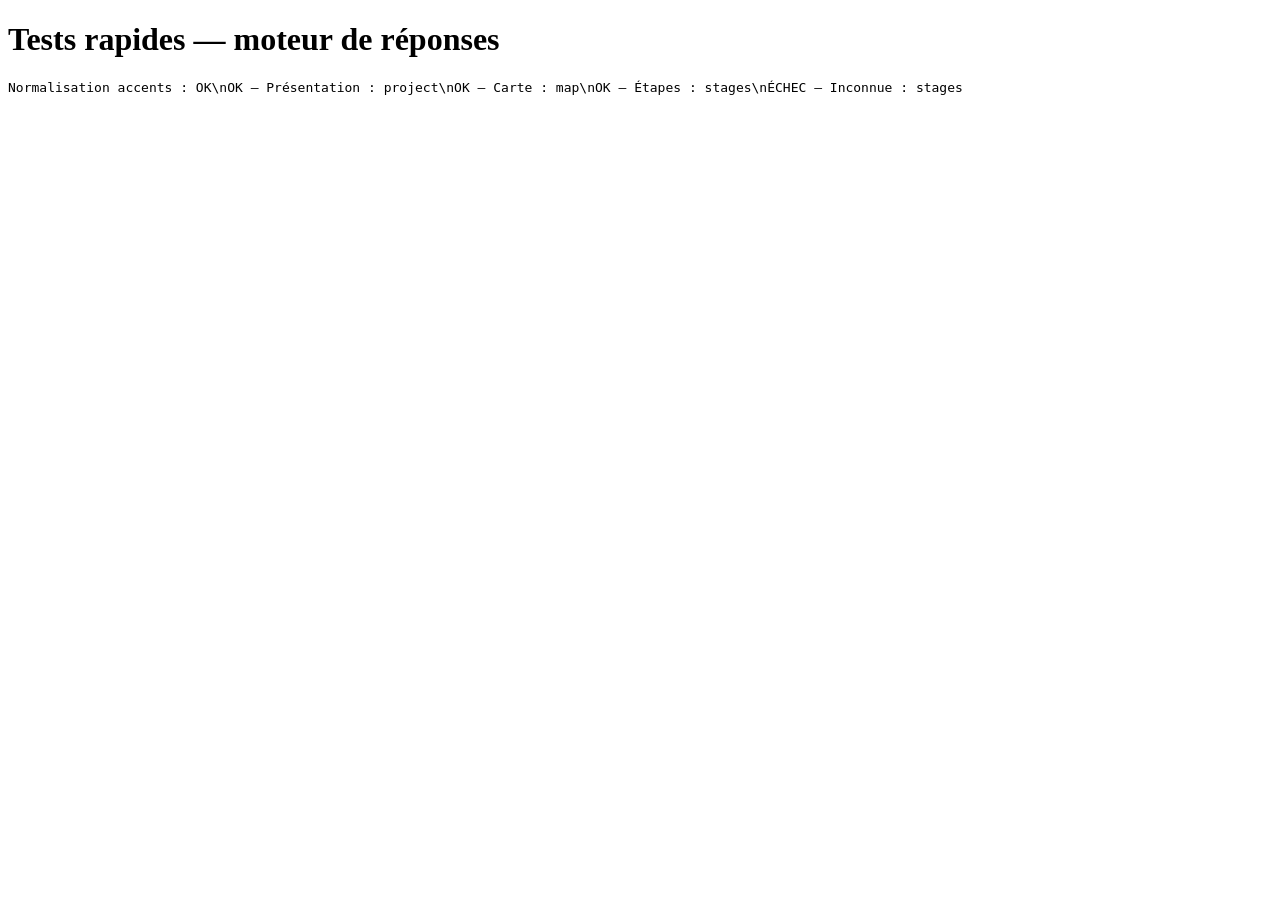
<file: assistant-bivouac88/tests/test-engine.html>
<!doctype html>
<html lang="fr">
<head><meta charset="utf-8"><title>Tests moteur Bivouac88</title></head>
<body>
  <h1>Tests rapides — moteur de réponses</h1>
  <pre id="results">Tests en cours…</pre>
  <script type="module">
    import { createEngine } from "../js/engine.js";
    import { normalizeText, detectIntent } from "../js/intent.js";

    const knowledge = await (await fetch("../data/knowledge.json")).json();
    const engine = createEngine(knowledge);
    const tests = [
      ["Présentation", "C'est quoi Bivouac88 ?", "project"],
      ["Carte", "Où trouver les POI et les points d'eau ?", "map"],
      ["Étapes", "Je veux voir les kilomètres et dénivelés", "stages"],
      ["Inconnue", "Quelle est la recette du tiramisu ?", null]
    ];
    const output = tests.map(([label, question, expected]) => {
      const result = engine.ask(question);
      const passed = expected ? result.intentId === expected : result.type === "fallback";
      return `${passed ? "OK" : "ÉCHEC"} — ${label} : ${result.intentId || result.type}`;
    });
    output.unshift(`Normalisation accents : ${normalizeText("découvertes à vélo") === "decouvertes a velo" ? "OK" : "ÉCHEC"}`);
    document.querySelector("#results").textContent = output.join("\\n");
  </script>
</body>
</html>
</file>
<file: style.css>
/* ============================================================
   Bivouac88 · style commun (repris de la page index)
   À charger avant le <style> propre à chaque page.
   ============================================================ */
@import url('https://fonts.googleapis.com/css2?family=Fraunces:opsz,wght@9..144,400;9..144,500;9..144,600;9..144,700&family=IBM+Plex+Mono:ital,wght@0,400;0,500;0,600;1,400&display=swap');
:root {
  --fond: #12100e;
  --carte: #1b1612;
  --carte-hover: #231d17;
  --carte-prochaine: #201a14;
  --trait: #342a22;
  --trait-subtil: #251e18;
  --trait-actif: #5c4a3b;
  --papier: #f2ebd9;
  --papier-doux: #ded2bd;
  --discret: #9c907b;
  --discret-sombre: #665c4c;
  --accent: #e58e26;
  --accent-hover: #f39c38;
  --accent-fond: rgba(229, 142, 38, 0.12);
  --accent-trait: rgba(229, 142, 38, 0.35);
  --succes: #5ba370;
  --lueur: rgba(229, 142, 38, 0.16);
  --opacite-texture: 0.05;
  --fond-carte-leaflet: #15120f;
  --filtre-tuiles: invert(1) hue-rotate(180deg) brightness(0.86) contrast(1.1) saturate(0.4);
  --serif: 'Fraunces', Georgia, 'Times New Roman', serif;
  --mono: 'IBM Plex Mono', 'Courier New', monospace;
}

[data-theme="light"] {
  --fond: #d4c9b2;
  --carte: #e1d8c4;
  --carte-hover: #d9cfb9;
  --carte-prochaine: #e5dcc8;
  --trait: #cbbfa8;
  --trait-subtil: #d8cdb7;
  --trait-actif: #ac9e86;
  --papier: #2c241c;
  --papier-doux: #44392e;
  --discret: #7d7263;
  --discret-sombre: #a69a8b;
  --accent: #d47b19;
  --accent-hover: #bd6a0f;
  --accent-fond: rgba(212, 123, 25, 0.12);
  --accent-trait: rgba(212, 123, 25, 0.35);
  --succes: #4a8c5c;
  --lueur: rgba(212, 123, 25, 0.16);
  --opacite-texture: 0.16;
   --fond-carte-leaflet: #ddd4c0;
  --filtre-tuiles: none;
}

/* ---------- Base ---------- */
*, *::before, *::after { box-sizing: border-box; margin: 0; padding: 0; }

html {
  background: var(--fond);
  scroll-behavior: smooth;
}

body {
  color: var(--papier);
  font-family: var(--serif);
  font-size: 16px;
  line-height: 1.5;
  -webkit-font-smoothing: antialiased;
  -moz-osx-font-smoothing: grayscale;
  background:
    radial-gradient(ellipse 80% 420px at 50% -80px, var(--lueur), transparent 70%),
    var(--fond);
  background-repeat: no-repeat;
  transition: background-color 0.2s ease, color 0.2s ease;
}

/* Texture de courbes de niveau en fond */
body::before {
  content: '';
  position: fixed;
  inset: 0;
  z-index: 0;
  pointer-events: none;
  opacity: var(--opacite-texture);
  background-image: url("data:image/svg+xml;utf8,<svg xmlns='http://www.w3.org/2000/svg' width='320' height='320' viewBox='0 0 320 320'><g fill='none' stroke='%23e58e26' stroke-width='1'><path d='M-20 60 C 40 20, 100 110, 170 70 S 290 30, 340 80'/><path d='M-20 90 C 40 55, 100 140, 170 100 S 290 65, 340 110'/><path d='M-20 120 C 40 90, 100 170, 170 130 S 290 100, 340 140'/><path d='M-20 220 C 50 180, 110 270, 180 230 S 280 190, 340 240'/><path d='M-20 250 C 50 215, 110 300, 180 260 S 280 225, 340 270'/><path d='M-20 280 C 50 250, 110 330, 180 290 S 280 260, 340 300'/></g></svg>");
  background-size: 320px 320px;
}

/* Largeur de la page : 900px par défaut, une page peut changer --largeur */
main {
  position: relative;
  z-index: 1;
  max-width: var(--largeur, 900px);
  margin: 0 auto;
  padding: 18px 16px 64px;
}
@media (min-width: 768px) {
  main { padding: 24px 24px 64px; }
}

/* ---------- Bouton thème ---------- */
.bouton-theme {
  position: absolute;
  top: 18px;
  right: 16px;
  z-index: 100;
  display: inline-flex;
  align-items: center;
  justify-content: center;
  width: 36px;
  height: 36px;
  background: var(--carte);
  border: 1px solid var(--trait);
  border-radius: 9px;
  color: var(--papier);
  cursor: pointer;
  transition: background-color 0.15s ease, border-color 0.15s ease, color 0.15s ease, transform 0.1s ease;
  touch-action: manipulation;
  -webkit-tap-highlight-color: transparent;
}
.bouton-theme:hover {
  background: var(--carte-hover);
  border-color: var(--trait-actif);
  color: var(--accent);
}
.bouton-theme:active { transform: scale(0.92); }
.bouton-theme svg { width: 17px; height: 17px; display: block; }

/* ---------- En-tête de page ---------- */
.ligne-haut {
  display: flex;
  align-items: center;
  justify-content: space-between;
  gap: 12px;
  margin-bottom: 18px;
  padding-right: 52px;
}
.marque {
  display: flex;
  flex-wrap: wrap;
  align-items: center;
  gap: 6px 10px;
}
.marque .logo {
  display: flex;
  align-items: center;
  gap: 10px;
  text-decoration: none;
  color: inherit;
}
.marque img {
  width: var(--logo);
  height: var(--logo);
  border-radius: 12px;
  border: 1px solid var(--trait);
}
.marque span {
  font-weight: 600;
  font-size: var(--nom);
  letter-spacing: -0.01em;
  color: var(--papier);
}
.marque em { font-style: normal; color: var(--accent); }
.marque small {
  font: 400 var(--sous) var(--mono);
  color: var(--discret);
  letter-spacing: 0.04em;
}

/* Petits boutons "Soutenir", "Partager"… */
.pastille {
  font: 500 11px var(--mono);
  letter-spacing: 0.06em;
  color: var(--accent);
  opacity: 0.75;
  background: none;
  border: 1px solid var(--accent-trait);
  border-radius: 6px;
  padding: 3px 8px;
  white-space: nowrap;
  text-decoration: none;
  cursor: pointer;
  transition: opacity 0.15s ease;
}
.pastille:hover { opacity: 1; }

/* Boutons communs "Soutenir" / "Partager" (injectés par commun.js) */
.btn-don, .btn-partage {
  display: inline-flex;
  align-items: center;
  justify-content: center;
  min-height: var(--btn-h);
  padding: var(--btn-pad);
  border-radius: 8px;
  font: 600 var(--btn) var(--mono);
  letter-spacing: 0.04em;
  text-decoration: none;
  cursor: pointer;
  white-space: nowrap;
  touch-action: manipulation;
  transition: background-color 0.15s ease, border-color 0.15s ease, transform 0.1s ease;
}
.btn-don { background: var(--accent); color: #1a1208; border: 1px solid var(--accent); }
.btn-don:hover { background: var(--accent-hover); border-color: var(--accent-hover); }
.btn-partage { background: none; color: var(--accent); border: 1px solid var(--accent-trait); }
.btn-partage:hover { background: var(--carte-hover); border-color: var(--accent); }
.btn-don:active, .btn-partage:active { transform: scale(0.98); }

/* Texte réservé aux lecteurs d'écran et aux robots */
.sr-only {
  position: absolute;
  width: 1px;
  height: 1px;
  margin: -1px;
  padding: 0;
  overflow: hidden;
  clip: rect(0 0 0 0);
  white-space: nowrap;
  border: 0;
}

.retour {  display: inline-flex;
  align-items: center;
  gap: 6px;
  text-decoration: none;
  color: var(--discret);
  font: 500 12px var(--mono);
  letter-spacing: 0.04em;
  border: 1px solid var(--trait);
  border-radius: 8px;
  padding: 7px 12px;
  transition: color 0.15s ease, border-color 0.15s ease;
}
.retour:hover { color: var(--accent); border-color: var(--accent-trait); }

/* ---------- Titres de page ---------- */
h1.titre-page {
  font-size: clamp(24px, 4vw, 32px);
  font-weight: 600;
  letter-spacing: -0.02em;
  margin-bottom: 4px;
}
.sous-titre-page {
  color: var(--discret);
  font: 400 13px var(--mono);
  margin-bottom: 20px;
}

/* ---------- Message d'erreur ---------- */
#erreur {
  display: none;
  color: var(--accent);
  font: 14px var(--mono);
  padding: 12px 16px;
  margin-bottom: 16px;
  background: var(--accent-fond);
  border: 1px solid var(--accent-trait);
  border-radius: 8px;
}
#erreur:not(:empty) { display: block; }
/* ---------- Pied de page ---------- */
.pied {
  margin-top: 28px;
  text-align: center;
  font: 400 12.5px/1.7 var(--mono);
  letter-spacing: 0.08em;
  color: color-mix(in srgb, var(--papier-doux) 70%, var(--fond));
}
.pied a {
  color: inherit;
  text-decoration: underline;
  text-decoration-color: var(--accent-trait);
  text-decoration-thickness: 1px;
  text-underline-offset: 3px;
}
.pied a:hover { color: var(--accent); text-decoration-color: var(--accent); }
/* ---------- Accessibilité ---------- */
:focus-visible { outline: 2px solid var(--accent); outline-offset: 2px; }

@media (prefers-reduced-motion: reduce) {
  html { scroll-behavior: auto; }
  * { transition: none !important; }
}
/* ============================================================
   Menu commun
   ============================================================ */
:root {
  --hauteur-menu: 60px;
  /* Taille de l'en-tête (mobile) */
  --logo: 104px;
  --nom: 23px;
  --sous: 14px;
  --btn: 14px;
  --btn-h: 41px;
  --btn-pad: 6px 16px;
}
@media (min-width: 768px) {
  :root {
    /* Taille de l'en-tête (PC) */
    --logo: 108px;
    --nom: 24px;
    --sous: 14.5px;
    --btn: 14.5px;
    --btn-h: 43px;
    --btn-pad: 7px 17px;
  }
}html { scroll-padding-top: calc(var(--hauteur-menu) + 8px); }

.menu-site {
  position: sticky;
  top: 0;
  z-index: 2000;
  padding-top: env(safe-area-inset-top);
  background: var(--fond);
  background: color-mix(in srgb, var(--fond) 78%, transparent);
  -webkit-backdrop-filter: blur(14px) saturate(1.3);
  backdrop-filter: blur(14px) saturate(1.3);
  border-bottom: 1px solid var(--trait-subtil);
  transition: border-color 0.3s ease, box-shadow 0.3s ease;
  animation: menu-descend 0.5s cubic-bezier(0.16, 1, 0.3, 1) both;
}
.menu-site.defile {
  border-bottom-color: var(--trait);
  box-shadow: 0 6px 24px rgba(0, 0, 0, 0.18);
}
@keyframes menu-descend {
  from { opacity: 0; transform: translateY(-100%); }
  to   { opacity: 1; transform: none; }
}

.menu-site__barre {
  height: var(--hauteur-menu);
  padding: 0 16px;
  display: flex;
  align-items: center;
  justify-content: center;
}
@media (min-width: 768px) {
  .menu-site__barre { padding: 0 24px; }
}

/* Liens (PC) */
.menu-site__liens {
  display: flex;
  gap: 4px;
  list-style: none;
}
.menu-site__liens a {
  position: relative;
  display: inline-flex;
  align-items: center;
  gap: 8px;
  padding: 11px 16px;
  border-radius: 8px;
  font: 500 13px var(--mono);
  letter-spacing: 0.08em;
  text-transform: uppercase;
  color: var(--discret);
  text-decoration: none;
  transition: color 0.2s ease, background-color 0.2s ease;
}
.menu-site__liens a::after {
  content: '';
  position: absolute;
  left: 14px;
  right: 14px;
  bottom: 4px;
  height: 2px;
  border-radius: 2px;
  background: var(--accent);
  transform: scaleX(0);
  transform-origin: left;
  transition: transform 0.35s cubic-bezier(0.16, 1, 0.3, 1);
}
.menu-site__liens a:hover { color: var(--papier); background: var(--accent-fond); }
.menu-site__liens a:hover::after,
.menu-site__liens a[aria-current="page"]::after { transform: scaleX(1); }
.menu-site__liens a[aria-current="page"] { color: var(--accent); }

/* Éléments réservés au mobile */
.menu-site__page,
.menu-site__burger { display: none; }
.menu-voile { display: none; }

/* Mobile */
@media (max-width: 767px) {
  .menu-site__barre { justify-content: space-between; }

  .menu-site__page {
    display: block;
    font: 500 12px var(--mono);
    letter-spacing: 0.1em;
    text-transform: uppercase;
    color: var(--accent);
  }

  .menu-site__burger {
    display: block;
    position: relative;
    width: 40px;
    height: 40px;
    background: var(--carte);
    border: 1px solid var(--trait);
    border-radius: 9px;
    cursor: pointer;
    touch-action: manipulation;
    -webkit-tap-highlight-color: transparent;
    transition: border-color 0.15s ease, background-color 0.15s ease;
  }
  .menu-site__burger:hover { border-color: var(--trait-actif); }
  .menu-site__burger span {
    position: absolute;
    left: 10px;
    right: 10px;
    height: 2px;
    border-radius: 2px;
    background: var(--papier);
    transition: transform 0.3s cubic-bezier(0.16, 1, 0.3, 1), opacity 0.2s ease, top 0.3s ease, background-color 0.2s ease;
  }
  .menu-site__burger span:nth-child(1) { top: 11px; }
  .menu-site__burger span:nth-child(2) { top: 18px; }
  .menu-site__burger span:nth-child(3) { top: 25px; }
  .menu-site.ouvert .menu-site__burger span { background: var(--accent); }
  .menu-site.ouvert .menu-site__burger span:nth-child(1) { top: 18px; transform: rotate(45deg); }
  .menu-site.ouvert .menu-site__burger span:nth-child(2) { opacity: 0; }
  .menu-site.ouvert .menu-site__burger span:nth-child(3) { top: 18px; transform: rotate(-45deg); }

  /* La liste devient un panneau qui descend sous la barre */
  .menu-site__liens {
    position: absolute;
    top: 100%;
    left: 0;
    right: 0;
    flex-direction: column;
    gap: 0;
    padding: 4px 16px 10px;
    background: var(--fond);
    border-bottom: 1px solid var(--trait);
    box-shadow: 0 16px 32px rgba(0, 0, 0, 0.25);
    opacity: 0;
    visibility: hidden;
    transform: translateY(-8px);
    transition: opacity 0.25s ease, transform 0.3s cubic-bezier(0.16, 1, 0.3, 1), visibility 0s 0.3s;
  }
  .menu-site.ouvert .menu-site__liens {
    opacity: 1;
    visibility: visible;
    transform: none;
    transition-delay: 0s;
  }
  .menu-site__liens a {
    display: flex;
    width: 100%;
    padding: 16px 4px;
    border-radius: 0;
    border-bottom: 1px solid var(--trait-subtil);
    font-size: 14px;
  }
  .menu-site__liens li:last-child a { border-bottom: 0; }
  .menu-site__liens a::after { display: none; }
  .menu-site__liens a:hover { background: none; }
  .menu-site__liens a[aria-current="page"]::before {
    content: '';
    width: 6px;
    height: 6px;
    border-radius: 50%;
    background: var(--accent);
    box-shadow: 0 0 8px var(--accent);
  }

  /* Les liens apparaissent l'un après l'autre */
  .menu-site.ouvert .menu-site__liens li { animation: menu-entree 0.4s cubic-bezier(0.16, 1, 0.3, 1) both; }
  .menu-site.ouvert .menu-site__liens li:nth-child(2) { animation-delay: 0.05s; }
  .menu-site.ouvert .menu-site__liens li:nth-child(3) { animation-delay: 0.1s; }
  .menu-site.ouvert .menu-site__liens li:nth-child(4) { animation-delay: 0.15s; }
  .menu-site.ouvert .menu-site__liens li:nth-child(5) { animation-delay: 0.2s; }
  .menu-site.ouvert .menu-site__liens li:nth-child(6) { animation-delay: 0.25s; }

  /* Voile sombre derrière le panneau */
  .menu-voile {
    display: block;
    position: fixed;
    inset: 0;
    z-index: 1999;
    background: rgba(0, 0, 0, 0.5);
    opacity: 0;
    pointer-events: none;
    transition: opacity 0.3s ease;
  }
  .menu-voile.visible { opacity: 1; pointer-events: auto; }
}
@keyframes menu-entree {
  from { opacity: 0; transform: translateY(-6px); }
  to   { opacity: 1; transform: none; }
}

@media (prefers-reduced-motion: reduce) {
  .menu-site, .menu-site li { animation: none !important; }
}
/* Instagram : sous-titre sur sa propre ligne */
.marque--insta small {
  white-space: normal;
  flex: 1 1 100%;
  margin-left: 0;
}
.comments-more {
  color: var(--discret);
  text-decoration: none;
  font: 500 13px var(--mono);
}
.comments-more:hover { color: var(--accent); }
@media print { .menu-site, .menu-voile { display: none; } }
/* Menu en rangée sur téléphone large / tablette : plus grand, plus aéré, toujours sur une ligne */
@media (min-width: 768px) and (max-width: 1099px) {
  :root { --hauteur-menu: 72px; }
  .menu-site__barre { padding-top: 8px; }
  .menu-site__liens { gap: 2px; }
  .menu-site__liens a {
    font-size: 16px;
    padding: 14px 12px;
    white-space: nowrap;
  }
  .menu-site__liens a::after { left: 12px; right: 12px; }
}
/* Menu en rangée : texte centré dans chaque onglet, même sur 2 lignes */
.menu-site__liens a {
  justify-content: center;
  text-align: center;
  line-height: 1.3;
}

/* Répartit les onglets sur toute la largeur */
.menu-site__liens { width: 100%; }
.menu-site__liens li { flex: 1 1 auto; display: flex; }
.menu-site__liens a { flex: 1; }

/* Instagram : harmonisation du logo et du footer */
html.insta .marque--insta .logo img {
  width: 76px;
  height: 76px;
}

html.insta .marque--insta .logo span {
  font-size: 20px;
}

html.insta .pied {
  white-space: nowrap;
  font-size: 12px;
}

html.insta .pied img {
  height: 16px;
}

/* Apparition douce au scroll (la classe est ajoutée par commun.js) */
.revele {
  opacity: 0;
  transform: translateY(16px);
  transition: opacity 0.6s ease, transform 0.6s cubic-bezier(0.16, 1, 0.3, 1),
              border-color 0.2s ease, background-color 0.2s ease;
}
.revele.vu { opacity: 1; transform: none; }
@media (prefers-reduced-motion: reduce) {
  .revele { opacity: 1; transform: none; }
}
/* Consentement GPS : fenêtre modale Bivouac88 */
.b88-geo-consent {
  position: fixed;
  inset: 0;
  z-index: 10000;
  display: flex;
  align-items: center;
  justify-content: center;
  padding: 20px;
  background: rgba(0, 0, 0, .65);
  backdrop-filter: blur(5px);
  -webkit-backdrop-filter: blur(5px);
}

.b88-geo-dialog {
  width: 100%;
  max-width: 440px;
  padding: 28px;
  background: var(--carte);
  color: var(--papier);
  border: 1px solid var(--trait-actif);
  border-radius: 16px;
  box-shadow: 0 20px 60px rgba(0, 0, 0, .4);
  animation: b88-geo-entree .25s ease-out;
}

.b88-geo-dialog h2 {
  font: 600 24px var(--serif);
  margin-bottom: 12px;
  color: var(--papier);
}

.b88-geo-dialog p {
  font: 400 13px/1.7 var(--mono);
  color: var(--papier-doux);
  margin-bottom: 22px;
}

.b88-geo-dialog button {
  display: block;
  width: 100%;
  padding: 12px 16px;
  border-radius: 9px;
  font: 500 13px var(--mono);
  cursor: pointer;
  transition: background .15s, border-color .15s;
}

.b88-geo-accepter {
  background: var(--accent);
  color: #1a1208;
  border: 1px solid var(--accent);
}

.b88-geo-accepter:hover {
  background: var(--accent-hover);
}

.b88-geo-refuser {
  margin-top: 9px;
  background: transparent;
  color: var(--discret);
  border: 1px solid var(--trait);
}

.b88-geo-refuser:hover {
  color: var(--papier);
  background: var(--carte-hover);
}

.b88-geo-dialog button:focus-visible {
  outline: 2px solid var(--accent);
  outline-offset: 3px;
}

@keyframes b88-geo-entree {
  from { opacity: 0; transform: translateY(10px); }
  to { opacity: 1; transform: translateY(0); }
}

@media (max-width: 480px) {
  .b88-geo-dialog {
    padding: 23px;
  }
}

@media (prefers-reduced-motion: reduce) {
  .b88-geo-dialog {
    animation: none;
  }
}
</file>
<file: journal/journal-3d.css>
/* journal-3d.css · couche réalisme du journal (grand écran seulement)
   À charger APRÈS le <style> de journal.html. Supprimer ce fichier = retour à l'état précédent. */

/* Lampe : halo chaud qui suit la souris + vignette */
.lampe, .poussiere { position: fixed; inset: 0; width: 100%; height: 100%; pointer-events: none; }
.lampe {
  z-index: 3;
  background:
    radial-gradient(circle 700px at var(--mx, 50%) var(--my, 18%), rgba(255, 196, 120, 0.2), rgba(255, 170, 90, 0.07) 45%, transparent 72%),
    radial-gradient(ellipse 120% 100% at var(--mx, 50%) var(--my, 18%), transparent 35%, rgba(8, 4, 0, 0.38) 100%);
}
[data-theme="light"] .lampe { opacity: 0.45; }
.poussiere { z-index: 4; }

@media (min-width: 1100px) {
  /* Courbure : ombre dans le creux, reflet sur le dos de la page qui se soulève (intensité = --lum, pilotée par le script du livre) */
  .livre .face.d::after {
    background: linear-gradient(90deg, rgba(20, 10, 0, 0.6) 0%, rgba(20, 10, 0, 0.12) 28%, rgba(255, 246, 225, 0.38) 54%, transparent 80%);
  }
  .livre .face.g::after {
    background: linear-gradient(270deg, rgba(20, 10, 0, 0.6) 0%, rgba(20, 10, 0, 0.12) 28%, rgba(255, 246, 225, 0.38) 54%, transparent 80%);
  }

  /* Ombre du livre : s'éloigne de la lampe (--ox / --oy posés par le script) */
  .carnet.livre-actif {
    box-shadow:
      inset 0 1px 0 rgba(255, 220, 180, 0.12), inset 0 0 60px rgba(0, 0, 0, 0.5),
      0 0 0 1px rgba(0, 0, 0, 0.55), 0 10px 18px rgba(0, 0, 0, 0.45),
      calc(var(--ox, 0) * 1px) calc(34px + var(--oy, 0) * 1px) 70px rgba(0, 0, 0, 0.55);
  }

  /* Fondu du bas : garde le grain du papier au lieu d'un aplat */
  .livre .fondu {
    background: var(--fibre), var(--papier-c);
    -webkit-mask-image: linear-gradient(to bottom, transparent, #000 88%);
    mask-image: linear-gradient(to bottom, transparent, #000 88%);
  }
}
</file>
<file: journal/journal-mobile.css>
/* journal-mobile.css · carnet 3D mobile (< 1100px). À charger après le <style> de journal.html */
@media (max-width: 1099px) {
  .carnet.m-actif { display: flex; flex-direction: column; align-items: center; gap: 18px; max-width: none; margin: 62px auto 36px; padding: 0; }
  .carnet.m-actif > .chapitre, .carnet.m-actif > .couverture { display: none; }

  .m-livre {
    --ep: 12px; --elas: linear-gradient(90deg, #a35a0f, #e58e26 45%, #f2a54a 55%, #b8680f);
    position: relative; width: min(92vw, 440px);
    height: clamp(440px, calc(100vh - 330px), 700px); height: clamp(440px, calc(100svh - 330px), 700px);
    perspective: 1800px; touch-action: pan-y;
  }

  .m-plat, .m-couv { position: absolute; inset: -12px -14px -12px -10px; border-radius: 6px 16px 16px 6px; }
  .m-plat, .m-av {
    background-color: #4f2f1c;
    background-image: var(--grain), linear-gradient(135deg, rgba(255, 220, 180, 0.14), transparent 40%, rgba(0, 0, 0, 0.3));
  }
  .m-plat { z-index: 0; box-shadow: inset 0 0 40px rgba(0, 0, 0, 0.5), 0 26px 50px rgba(0, 0, 0, 0.55), 0 4px 10px rgba(0, 0, 0, 0.5); }
  .m-plat::before, .m-av::after { content: ''; position: absolute; top: 0; bottom: 0; right: 26px; width: 13px; border-radius: 2px; background: var(--elas); box-shadow: 0 0 0 1px rgba(0, 0, 0, 0.35), 3px 0 6px rgba(0, 0, 0, 0.4); }
  .m-plat::after, .m-av::before { content: ''; position: absolute; inset: 6px; border: 2px dashed rgba(240, 200, 140, 0.3); border-radius: 4px 12px 12px 4px; pointer-events: none; }

  .m-couv { z-index: 4000; transform-origin: left center; transform-style: preserve-3d; cursor: pointer; -webkit-tap-highlight-color: transparent; }
  .m-couv:focus-visible { outline: 3px solid var(--or); outline-offset: 4px; }
  .m-face { position: absolute; inset: 0; border-radius: inherit; backface-visibility: hidden; -webkit-backface-visibility: hidden; }
  .m-av { box-shadow: inset 28px 0 24px -18px rgba(0, 0, 0, 0.6), inset 0 0 40px rgba(0, 0, 0, 0.45), 0 0 0 1px rgba(0, 0, 0, 0.55); }
  .m-av .couverture-cadre { position: absolute; inset: 28px 34px 28px 38px; box-sizing: border-box; padding: 10px; display: grid; grid-template-rows: minmax(0, 7fr) auto auto auto auto minmax(0, 3fr); justify-items: center; text-align: center; }
  .m-av .couverture-emblem { width: min(56vw, 250px); max-width: none; max-height: calc(100% - 22px); object-fit: contain; align-self: end; margin-bottom: 22px; }
  .m-av .couverture-titre { font-size: clamp(32px, 10vw, 46px); }
  .m-av .couverture-sous { font-size: 17px; letter-spacing: 0.08em; }
  .m-av .couverture-ornement { font-size: 36px; margin-top: 18px; }
  .m-av .couverture-invite { font-size: 34px; margin-top: 16px; }
  .m-ar {
    transform: rotateY(180deg); border-radius: 16px 6px 6px 16px; display: flex; align-items: center; justify-content: center;
    background-color: #6b1f26; background-image: var(--garde); box-shadow: inset 0 0 40px rgba(0, 0, 0, 0.5);
  }
  .m-ex { text-align: center; transform: rotate(-1.2deg); background: #f2e8cf; color: #3b2f23; padding: 18px 26px; outline: 3px double rgba(60, 40, 20, 0.35); outline-offset: -9px; border: 1px solid rgba(60, 40, 20, 0.5); box-shadow: 0 2px 8px rgba(0, 0, 0, 0.45); }
  .m-ex span { display: block; font: 500 11px/1.4 var(--mono); letter-spacing: 0.14em; text-transform: uppercase; color: #7a6a55; }
  .m-ex strong { display: block; margin-top: 6px; font: 700 34px/1 var(--manuscrit); }

  .m-pile { position: absolute; inset: 0; z-index: 1; pointer-events: none; }
  .m-pile::before, .m-pile::after { content: ''; position: absolute; }
  .m-pile::before { top: 3px; bottom: -4px; right: calc(-1 * var(--ep)); width: var(--ep); border-radius: 0 6px 6px 0; background: repeating-linear-gradient(90deg, #efe4c8 0 1px, #cdbf9d 1px 2px, #e6d9ba 2px 3px, #d7caa8 3px 4px); }
  .m-pile::after { left: 2px; right: 0; top: 100%; height: calc(var(--ep) * 0.7); background: repeating-linear-gradient(180deg, #efe4c8 0 1px, #cdbf9d 1px 2px, #e6d9ba 2px 3px, #d7caa8 3px 4px); }

  .m-onglets { position: absolute; z-index: 1; left: 14px; right: 6px; top: -46px; height: 46px; display: flex; align-items: flex-end; gap: 6px; overflow: hidden; overflow-x: auto; scrollbar-width: none; transition: opacity 0.5s; }
  .m-onglets::-webkit-scrollbar { display: none; }
  .m-onglets button {
    flex: 0 0 auto; padding: 8px 18px 14px; border: 0; border-radius: 12px 12px 0 0; cursor: pointer;
    font: 700 20px/1 var(--manuscrit); color: #3b2f23; transform: translateY(8px); transition: transform 0.3s;
    background: linear-gradient(180deg, #e9cf94, #cfa95f); box-shadow: 0 -2px 6px rgba(0, 0, 0, 0.35), inset 0 0 0 1px rgba(60, 40, 20, 0.25);
  }
  .m-onglets button.actif { transform: none; background: linear-gradient(180deg, #f8e2aa, #ecca86); }

  .m-spirale {
    position: absolute; z-index: 3500; left: -7px; top: 18px; bottom: 18px; width: 50px; pointer-events: none; transition: opacity 0.5s;
    background: linear-gradient(90deg, #5b5852, #f1eee7 35%, #a9a49a 62%, #4d4a45);
    -webkit-mask-image: linear-gradient(180deg, transparent 0 8px, #000 8px 15px, transparent 15px 64px); mask-image: linear-gradient(180deg, transparent 0 8px, #000 8px 15px, transparent 15px 64px);
    -webkit-mask-size: 100% 64px; mask-size: 100% 64px; -webkit-mask-repeat: repeat-y; mask-repeat: repeat-y;
  }
  .m-livre.ferme .m-spirale, .m-livre.ferme .m-onglets { opacity: 0; pointer-events: none; }

  .m-leaf { position: absolute; inset: 0; transform-origin: left center; transform-style: preserve-3d; will-change: transform; }
  .m-recto, .m-verso { position: absolute; inset: 0; backface-visibility: hidden; -webkit-backface-visibility: hidden; }
  .m-verso {
    transform: rotateY(180deg); border-radius: 14px 6px 6px 14px;
    background: linear-gradient(90deg, rgba(0, 0, 0, 0.16), transparent 30%, transparent 70%, rgba(0, 0, 0, 0.16)), var(--fibre), #eadfc4;
  }
  .m-recto::after { content: ''; position: absolute; inset: 0; z-index: 2; pointer-events: none; border-radius: 6px 14px 14px 6px; background: linear-gradient(90deg, rgba(0, 0, 0, 0.2), transparent 36px); }
  .m-lum, .m-sous { position: absolute; inset: 0; z-index: 2; pointer-events: none; border-radius: 6px 14px 14px 6px; }
  .m-lum { opacity: var(--lum, 0); background: linear-gradient(90deg, rgba(20, 10, 0, 0.6), rgba(20, 10, 0, 0.1) 28%, rgba(255, 246, 225, 0.38) 54%, transparent 82%); }
  .m-sous { opacity: var(--sous, 0); background: linear-gradient(90deg, rgba(10, 5, 0, 0.7), transparent 70%); }

  .carnet .m-livre .m-recto > .feuille {
    --x-marge: 44px; position: absolute; inset: 0; margin: 0; padding: 0; overflow: hidden; transform: none;
    border-radius: 6px 14px 14px 6px; box-shadow: 0 10px 18px -8px rgba(0, 0, 0, 0.5);
    background: linear-gradient(90deg, transparent var(--x-marge), var(--marge-c) var(--x-marge), var(--marge-c) calc(var(--x-marge) + 2px), transparent calc(var(--x-marge) + 2px)), var(--fibre), var(--papier-c);
  }
  .carnet .m-livre .feuille::before { left: 12px; }
  .m-livre .feuille-int {
    position: absolute; inset: 0; overflow-y: auto; overflow-x: hidden; overscroll-behavior: contain; scrollbar-width: none;
    padding: 28px 18px 110px calc(var(--x-marge) + 20px);
    background-image: repeating-linear-gradient(180deg, transparent 0, transparent 31px, var(--ligne-c) 31px, var(--ligne-c) 32px); background-attachment: local;
  }
  .m-livre .feuille-int::-webkit-scrollbar { display: none; }
  .m-livre .feuille.garde .feuille-int { background-image: none; display: flex; flex-direction: column; justify-content: center; }
  .m-livre .fondu {
    position: absolute; left: 0; right: 0; bottom: 0; height: 110px; pointer-events: none; transition: opacity 0.25s;
    background: var(--fibre), var(--papier-c); -webkit-mask-image: linear-gradient(to bottom, transparent, #000 85%); mask-image: linear-gradient(to bottom, transparent, #000 85%);
  }
  .m-livre .feuille.fin .fondu { opacity: 0; }
  .m-livre .feuille .feuille-date { font-size: 18px; bottom: 20px; border-width: 5px; }

  .m-nav { display: flex; align-items: center; gap: 16px; margin-top: 14px; transition: opacity 0.5s; }
  .m-livre.ferme + .m-nav { opacity: 0; pointer-events: none; }
  .m-nav button { width: 54px; height: 46px; border: 0; border-radius: 10px; cursor: pointer; font: 700 28px/1 var(--manuscrit); color: #3b2f23; background: linear-gradient(180deg, #e9cf94, #cfa95f); box-shadow: 0 3px 8px rgba(0, 0, 0, 0.4), inset 0 0 0 1px rgba(60, 40, 20, 0.25); }
  .m-nav button:active { transform: scale(0.96); }
  .m-nav button:disabled { opacity: 0.35; cursor: default; }
  .m-cpt { min-width: 64px; text-align: center; font: 500 13px var(--mono); letter-spacing: 0.1em; color: rgba(245, 230, 205, 0.85); text-shadow: 0 1px 2px rgba(0, 0, 0, 0.6); }
  [data-theme="light"] .m-cpt { color: rgba(40, 25, 12, 0.85); text-shadow: none; }

  .m-pile-g {
    position: absolute; z-index: 1; top: 3px; bottom: -4px; pointer-events: none;
    left: calc(-1 * var(--eg, 0px)); width: var(--eg, 0px); border-radius: 6px 0 0 6px;
    background: repeating-linear-gradient(90deg, #d7caa8 0 1px, #efe4c8 1px 2px, #cdbf9d 2px 3px, #e6d9ba 3px 4px);
  }
  .m-livre {
    width: min(92vw, 640px);
    height: max(480px, min(calc(100vh - 260px), calc(min(92vw, 640px) * 1.5)));
    height: max(480px, min(calc(100svh - 260px), calc(min(92vw, 640px) * 1.5)));
  }
}
</file>
<file: peche/lib/MarkerCluster.min.css>
.leaflet-cluster-anim .leaflet-marker-icon,.leaflet-cluster-anim .leaflet-marker-shadow{-webkit-transition:-webkit-transform .3s ease-out,opacity .3s ease-in;-moz-transition:-moz-transform .3s ease-out,opacity .3s ease-in;-o-transition:-o-transform .3s ease-out,opacity .3s ease-in;transition:transform .3s ease-out,opacity .3s ease-in}.leaflet-cluster-spider-leg{-webkit-transition:-webkit-stroke-dashoffset .3s ease-out,-webkit-stroke-opacity .3s ease-in;-moz-transition:-moz-stroke-dashoffset .3s ease-out,-moz-stroke-opacity .3s ease-in;-o-transition:-o-stroke-dashoffset .3s ease-out,-o-stroke-opacity .3s ease-in;transition:stroke-dashoffset .3s ease-out,stroke-opacity .3s ease-in}
</file>
<file: peche/lib/MarkerCluster.Default.min.css>
.marker-cluster-small{background-color:rgba(181,226,140,.6)}.marker-cluster-small div{background-color:rgba(110,204,57,.6)}.marker-cluster-medium{background-color:rgba(241,211,87,.6)}.marker-cluster-medium div{background-color:rgba(240,194,12,.6)}.marker-cluster-large{background-color:rgba(253,156,115,.6)}.marker-cluster-large div{background-color:rgba(241,128,23,.6)}.leaflet-oldie .marker-cluster-small{background-color:#b5e28c}.leaflet-oldie .marker-cluster-small div{background-color:#6ecc39}.leaflet-oldie .marker-cluster-medium{background-color:#f1d357}.leaflet-oldie .marker-cluster-medium div{background-color:#f0c20c}.leaflet-oldie .marker-cluster-large{background-color:#fd9c73}.leaflet-oldie .marker-cluster-large div{background-color:#f18017}.marker-cluster{background-clip:padding-box;border-radius:20px}.marker-cluster div{width:30px;height:30px;margin-left:5px;margin-top:5px;text-align:center;border-radius:15px;font:12px "Helvetica Neue",Arial,Helvetica,sans-serif}.marker-cluster span{line-height:30px}
</file>
